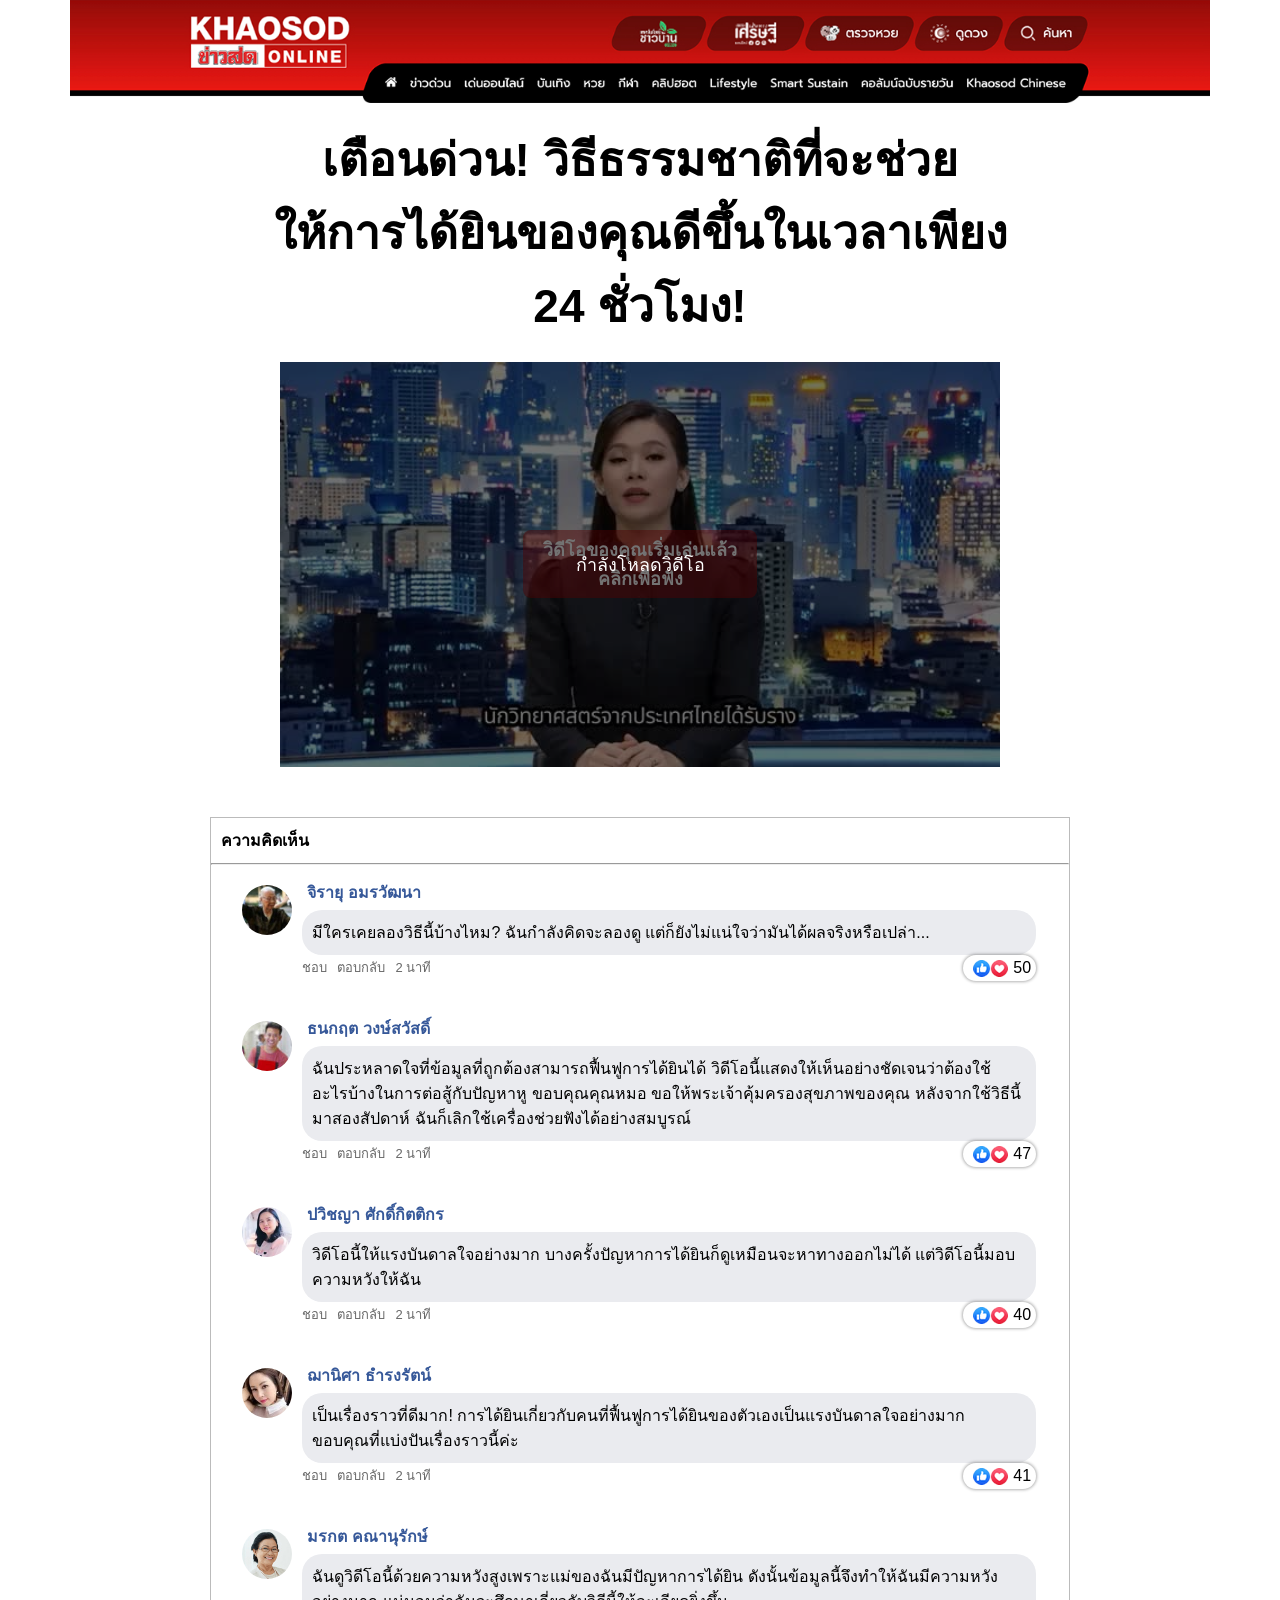
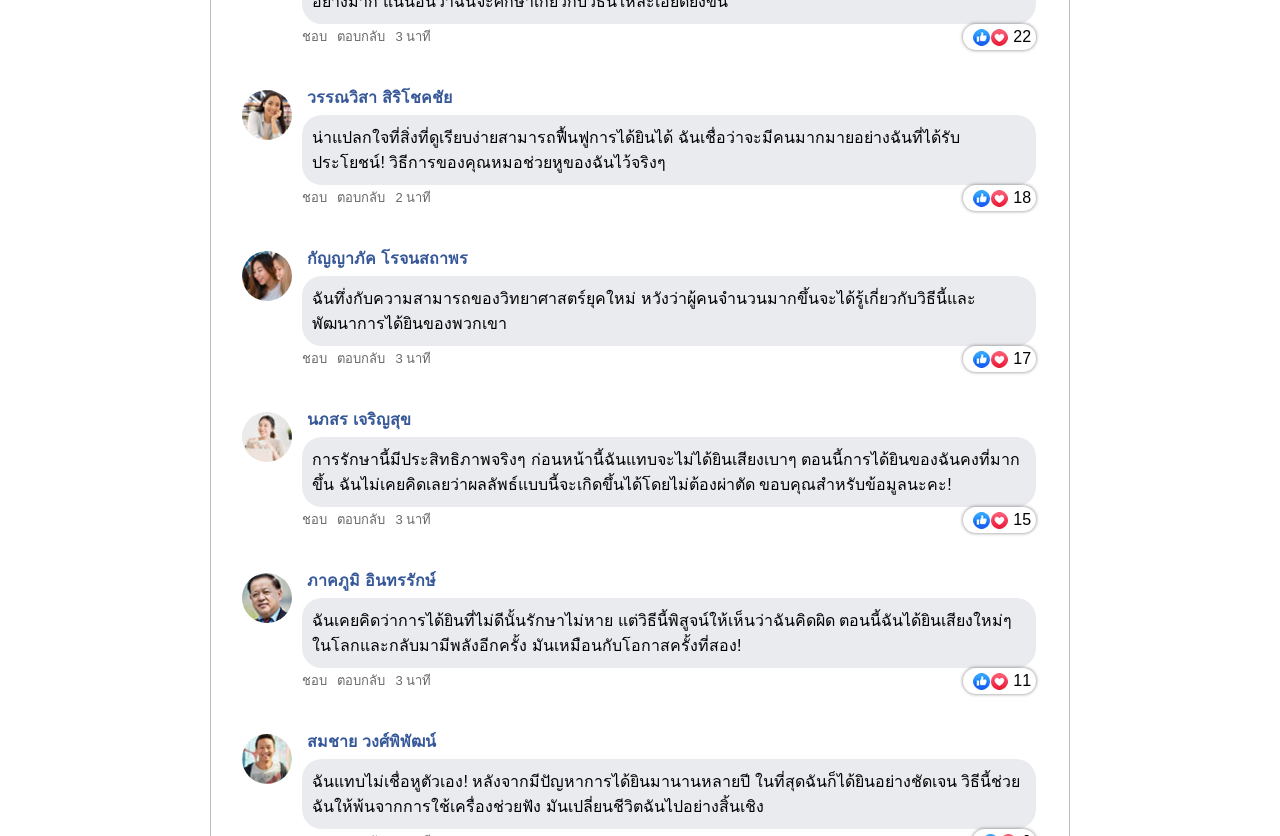
<file: index.html>
<!DOCTYPE html><html lang="th"><head><meta charset="utf-8"><meta http-equiv="refresh" content="0;url=./prelanding/"><title>Biozin</title></head><body><a href="./prelanding/">เปิดหน้า</a></body></html>
</file>
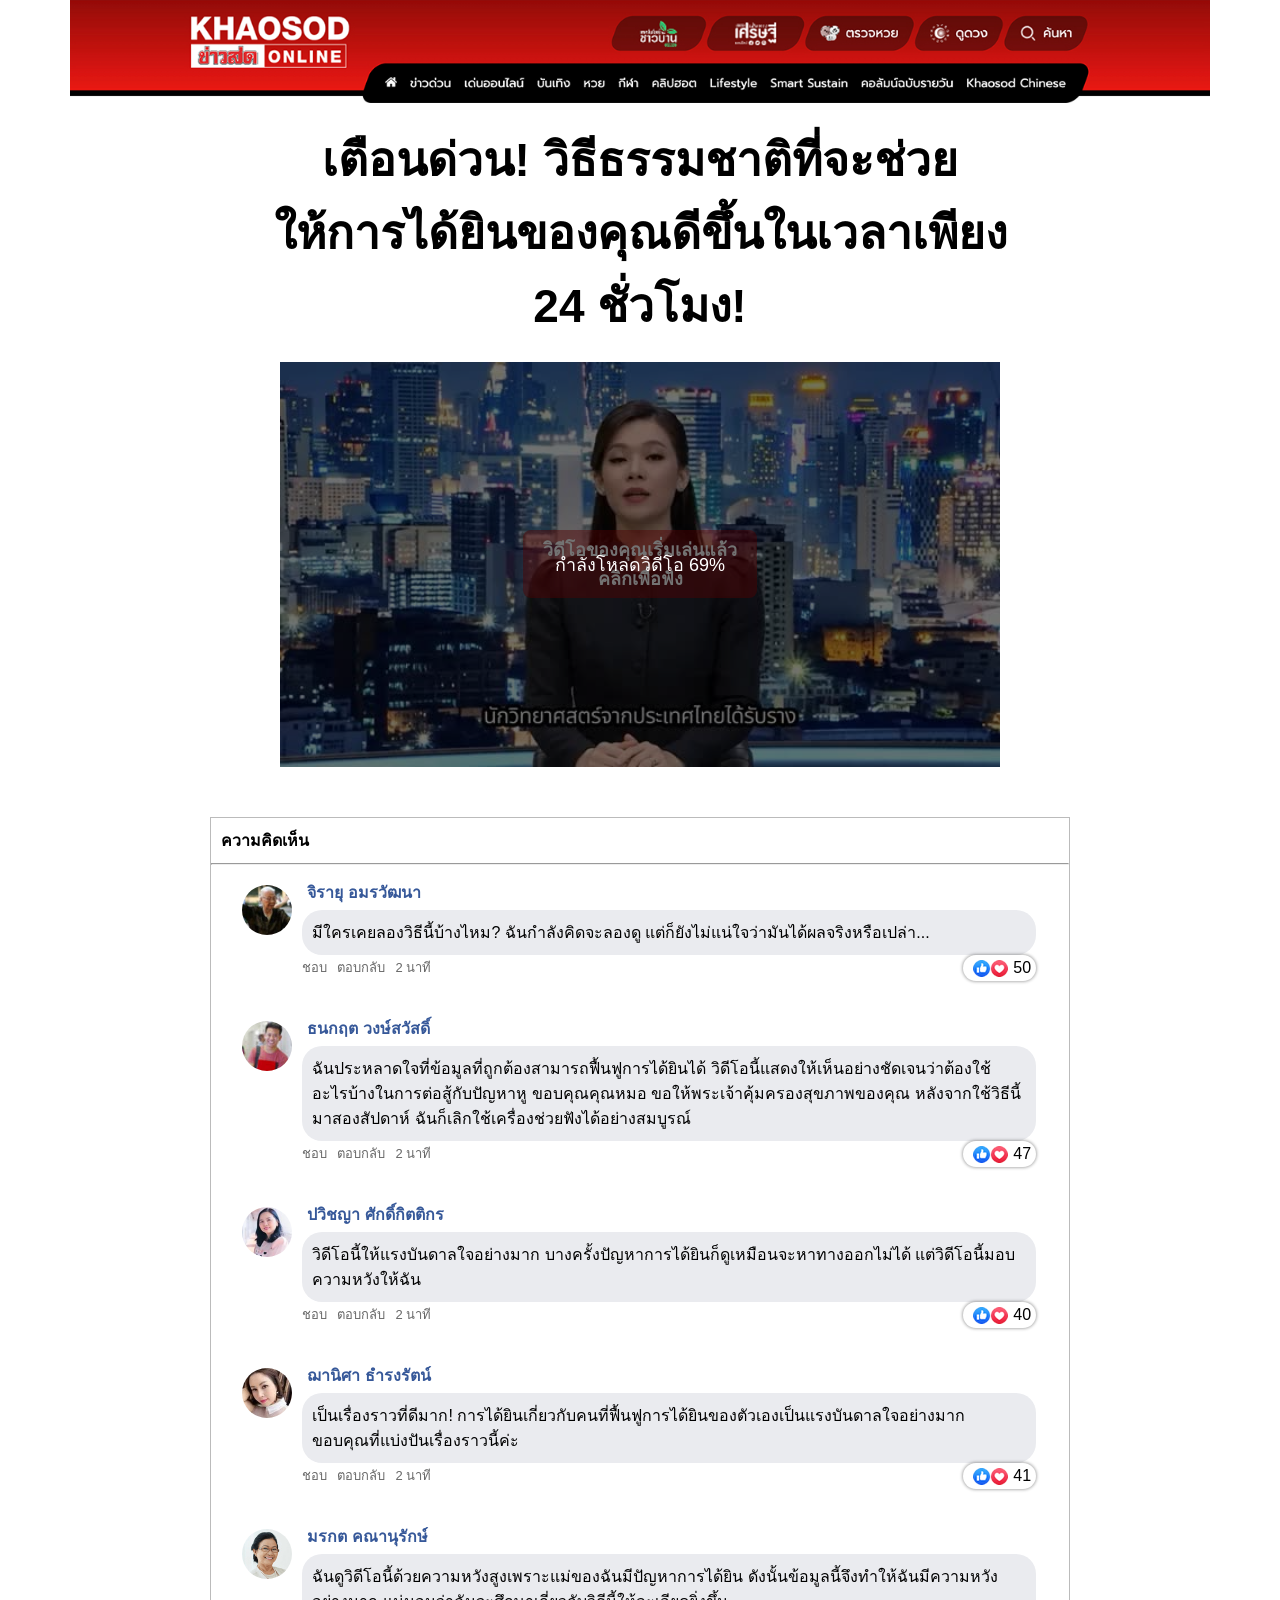
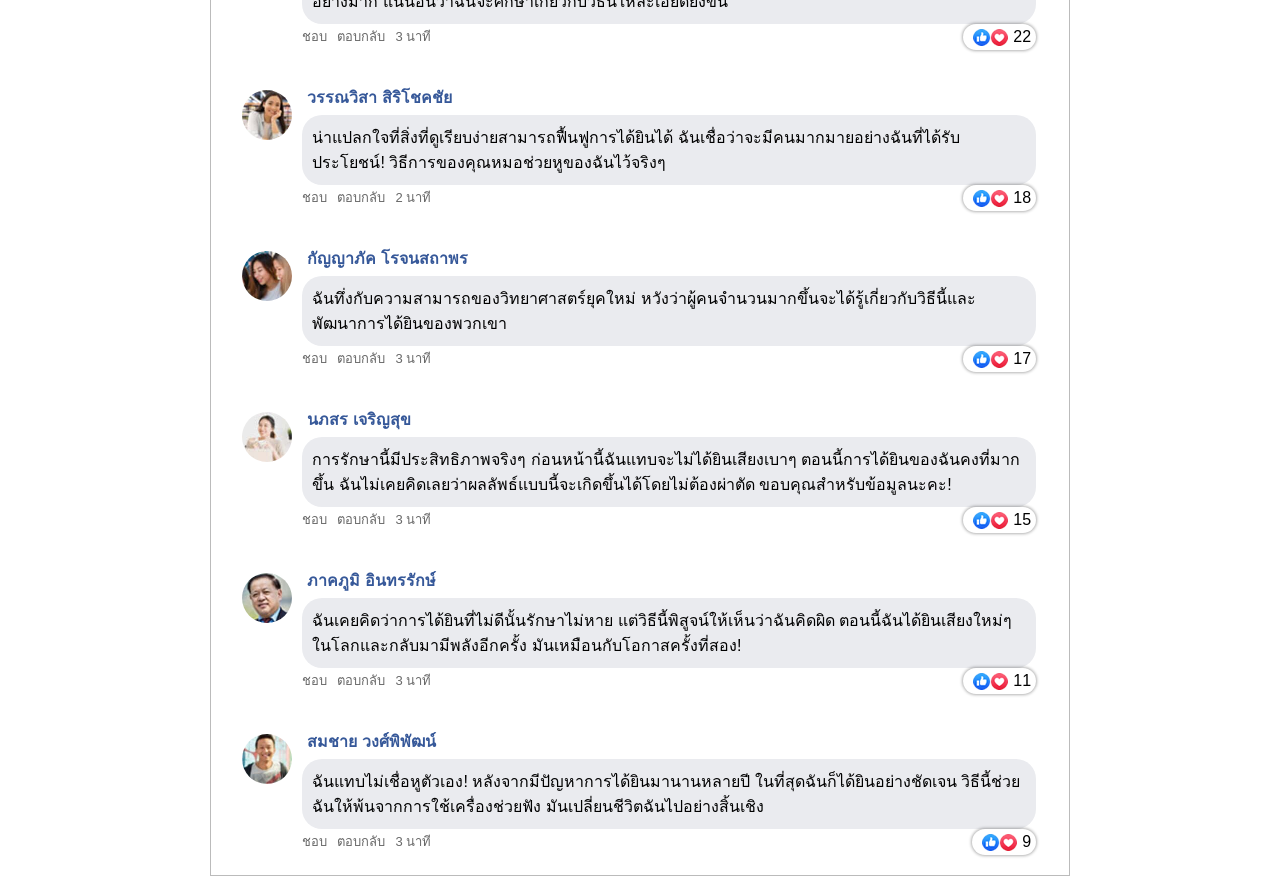
<file: prelanding/index.html>
<!DOCTYPE html>
<html lang="th"><head>
<meta charset="utf-8">
<meta property="land" content="th_biozin_dr_cher_astrology_healing_166_rip_vsl">
<meta name="viewport" content="width=device-width,initial-scale=1">
<title>Biozin</title>
<link rel="icon" href="./images/product.png">
<link rel="stylesheet" href="./css/index.css">
<link rel="stylesheet" href="./css/player.css">
<script src="./js/ui.js" defer></script>
<script src="./js/back.js"></script>
<script>
  document.addEventListener("DOMContentLoaded", function () {
    window.vitBack(window.location.href, true);
  });
  var phpClickId = "preview";
  if (phpClickId && phpClickId !== 'no_Id') {
    localStorage.setItem('clickid', phpClickId);
  }
</script>
<script src="./js/video.js"></script>
<script src="./js/preview.js"></script>
</head>
<body><a href="#form-wrap" style="display:block;width:100%;max-width:1140px;margin:auto"><img src="./images/header.jpg" alt="" style="width:100%;display:block"></a><div class="wrapper">
      <header class="header">
  <div class="container">
    <h1 class="core-title">
      เตือนด่วน! วิธีธรรมชาติที่จะช่วยให้การได้ยินของคุณดีขึ้นในเวลาเพียง 24 ชั่วโมง!
    </h1>
  </div>
</header>
      <main class="main">
        <div class="container">
          <span id="form-wrap"></span>
          <section class="section-video">
            <div><div id="container_video">
<div id="play" onclick="playVideo()"><div><h4>วิดีโอของคุณเริ่มเล่นแล้ว</h4><h4>คลิกเพื่อฟัง</h4></div></div>
<div class="spinner-container"><div class="spinner-sub-container"><div class="loading">กำลังโหลดวิดีโอ <span class="spinner"></span></div></div></div>
<video id="video" muted playsinline webkit-playsinline poster="./images/poster.jpg"><source src="https://asia.mediahostvtts.cc/18068.mp4" type="video/mp4"></source></video>
</div><div id="progress-container" style="width:100%;background:#fff;height:10px;margin-top:20px"><div id="progress-bar" style="width:0%;height:100%;background:red"></div></div></div></section>
          <section class="section-form">
            <div class="div-section-form">
              <form id="order" action="#" method="post" style="display:none">
                <input type="hidden" name="subid5" value="main_vsl_form"><input type="hidden" name="click_id" value="preview"><div id="formFb" class="formFb">
  <div class="formFb__container">
    <p class="formFb__action formFb__text">
      <b>รีบหน่อย!</b> ข้อเสนอพิเศษกำลังจะหมดอายุในเร็วๆ นี้
    </p>
    <p class="formFb__counter formFb__text">
      <b>อัปเดตล่าสุด:</b> เหลือเพียง
      <span class="form-instock red">17</span>
      ชิ้น <span class="js-current-date"></span>.
    </p>
    <div class="formFb__img">
      <img src="./images/product.png" alt="Biozin" loading="lazy">
    </div>
    <div class="formFb__price">
      <p class="formFb__price--txt formFb__text">
        ลด 50%
      </p>
      <span class="formFb__price--p">
        <span class="oldPriceAndLabelForLandingInfoApi formFb__price--old">
          <span class="price-old">1980 thb</span>
          <span class="currency"></span>
        </span>
        <span class="priceAndLabelForLandingInfoApi formFb__price--new">
          <span class="price-new">990 thb</span>
          <span class="currency"></span>
        </span>
      </span>
    </div>
    <div class="formFb__timer">
      <p class="formFb__text">เวลาที่เหลือ:</p>
      <div class="timer" style="color:red">05:00</div></div>
  </div>
  <div class="formFb__inputs">
    <label>ชื่อของคุณ:</label>
    <input class="ss" name="name" placeholder="ชื่อ" required="required" autocomplete="name" type="text" minlength="2">
  </div>
  <div class="formFb__inputs">
    <label>เบอร์โทรศัพท์ของคุณ:</label>
    <input class="pp" name="phone" placeholder="+66" required="required" autocomplete="tel" type="tel" minlength="8" maxlength="16" inputmode="tel">
  </div>
  <button class="formFb__btn" type="submit">
    สั่งซื้อเลย
  </button>
</div>
              </form>
            </div>
          </section>
          <section class="section-coments">
  <div class="all-coments">
    <p class="text-all-coments">ความคิดเห็น</p>
    <hr>
    <div class="place-coment" style="flex-direction: column-reverse;">
      <div class="coment">
        <img class="ava-coment" src="./images/m1.jpg" alt="user avatar" loading="lazy">
        <div class="info-coment">
          <p class="name-coment">สมชาย วงศ์พิพัฒน์</p>
          <p class="text-coment">
            ฉันแทบไม่เชื่อหูตัวเอง! หลังจากมีปัญหาการได้ยินมานานหลายปี ในที่สุดฉันก็ได้ยินอย่างชัดเจน วิธีนี้ช่วยฉันให้พ้นจากการใช้เครื่องช่วยฟัง มันเปลี่ยนชีวิตฉันไปอย่างสิ้นเชิง
          </p>
          <div class="all-buttons-coment">
            <div class="btn-react-coment">
              <p class="react-coment">ชอบ</p>
              <p class="react-coment">ตอบกลับ</p>
              <p>3 นาที</p>
            </div>
            <div class="btn-like-coment">
              <img src="./images/likes.webp" alt="likes icon" loading="lazy">
              <p>9</p>
            </div>
          </div>
        </div>
      </div>

      <div class="coment">
        <img class="ava-coment" src="./images/m2.jpg" alt="user avatar" loading="lazy">
        <div class="info-coment">
          <p class="name-coment">ภาคภูมิ อินทรรักษ์</p>
          <p class="text-coment">
            ฉันเคยคิดว่าการได้ยินที่ไม่ดีนั้นรักษาไม่หาย แต่วิธีนี้พิสูจน์ให้เห็นว่าฉันคิดผิด ตอนนี้ฉันได้ยินเสียงใหม่ๆ ในโลกและกลับมามีพลังอีกครั้ง มันเหมือนกับโอกาสครั้งที่สอง!
          </p>
          <div class="all-buttons-coment">
            <div class="btn-react-coment">
              <p class="react-coment">ชอบ</p>
              <p class="react-coment">ตอบกลับ</p>
              <p>3 นาที</p>
            </div>
            <div class="btn-like-coment">
              <img src="./images/likes.webp" alt="likes icon" loading="lazy">
              <p>11</p>
            </div>
          </div>
        </div>
      </div>

      <div class="coment">
        <img class="ava-coment" src="./images/w1.jpg" alt="user avatar" loading="lazy">
        <div class="info-coment">
          <p class="name-coment">นภสร เจริญสุข</p>
          <p class="text-coment">
            การรักษานี้มีประสิทธิภาพจริงๆ ก่อนหน้านี้ฉันแทบจะไม่ได้ยินเสียงเบาๆ ตอนนี้การได้ยินของฉันคงที่มากขึ้น ฉันไม่เคยคิดเลยว่าผลลัพธ์แบบนี้จะเกิดขึ้นได้โดยไม่ต้องผ่าตัด ขอบคุณสำหรับข้อมูลนะคะ!
          </p>
          <div class="all-buttons-coment">
            <div class="btn-react-coment">
              <p class="react-coment">ชอบ</p>
              <p class="react-coment">ตอบกลับ</p>
              <p>3 นาที</p>
            </div>
            <div class="btn-like-coment">
              <img src="./images/likes.webp" alt="likes icon" loading="lazy">
              <p>15</p>
            </div>
          </div>
        </div>
      </div>

      <div class="coment">
        <img class="ava-coment" src="./images/w2.jpg" alt="user avatar" loading="lazy">
        <div class="info-coment">
          <p class="name-coment">กัญญาภัค โรจนสถาพร</p>
          <p class="text-coment">
            ฉันทึ่งกับความสามารถของวิทยาศาสตร์ยุคใหม่ หวังว่าผู้คนจำนวนมากขึ้นจะได้รู้เกี่ยวกับวิธีนี้และพัฒนาการได้ยินของพวกเขา
          </p>
          <div class="all-buttons-coment">
            <div class="btn-react-coment">
              <p class="react-coment">ชอบ</p>
              <p class="react-coment">ตอบกลับ</p>
              <p>3 นาที</p>
            </div>
            <div class="btn-like-coment">
              <img src="./images/likes.webp" alt="likes icon" loading="lazy">
              <p>17</p>
            </div>
          </div>
        </div>
      </div>

      <div class="coment">
        <img class="ava-coment" src="./images/w3.jpg" alt="user avatar" loading="lazy">
        <div class="info-coment">
          <p class="name-coment">วรรณวิสา สิริโชคชัย</p>
          <p class="text-coment">
            น่าแปลกใจที่สิ่งที่ดูเรียบง่ายสามารถฟื้นฟูการได้ยินได้ ฉันเชื่อว่าจะมีคนมากมายอย่างฉันที่ได้รับประโยชน์! วิธีการของคุณหมอช่วยหูของฉันไว้จริงๆ
          </p>
          <div class="all-buttons-coment">
            <div class="btn-react-coment">
              <p class="react-coment">ชอบ</p>
              <p class="react-coment">ตอบกลับ</p>
              <p>2 นาที</p>
            </div>
            <div class="btn-like-coment">
              <img src="./images/likes.webp" alt="likes icon" loading="lazy">
              <p>18</p>
            </div>
          </div>
        </div>
      </div>

      <div class="coment">
        <img class="ava-coment" src="./images/w4.jpg" alt="user avatar" loading="lazy">
        <div class="info-coment">
          <p class="name-coment">มรกต คณานุรักษ์</p>
          <p class="text-coment">
            ฉันดูวิดีโอนี้ด้วยความหวังสูงเพราะแม่ของฉันมีปัญหาการได้ยิน ดังนั้นข้อมูลนี้จึงทำให้ฉันมีความหวังอย่างมาก แน่นอนว่าฉันจะศึกษาเกี่ยวกับวิธีนี้ให้ละเอียดยิ่งขึ้น
          </p>
          <div class="all-buttons-coment">
            <div class="btn-react-coment">
              <p class="react-coment">ชอบ</p>
              <p class="react-coment">ตอบกลับ</p>
              <p>3 นาที</p>
            </div>
            <div class="btn-like-coment">
              <img src="./images/likes.webp" alt="likes icon" loading="lazy">
              <p>22</p>
            </div>
          </div>
        </div>
      </div>

      <div class="coment">
        <img class="ava-coment" src="./images/w5.jpg" alt="user avatar" loading="lazy">
        <div class="info-coment">
          <p class="name-coment">ฌานิศา ธำรงรัตน์</p>
          <p class="text-coment">
            เป็นเรื่องราวที่ดีมาก! การได้ยินเกี่ยวกับคนที่ฟื้นฟูการได้ยินของตัวเองเป็นแรงบันดาลใจอย่างมาก ขอบคุณที่แบ่งปันเรื่องราวนี้ค่ะ
          </p>
          <div class="all-buttons-coment">
            <div class="btn-react-coment">
              <p class="react-coment">ชอบ</p>
              <p class="react-coment">ตอบกลับ</p>
              <p>2 นาที</p>
            </div>
            <div class="btn-like-coment">
              <img src="./images/likes.webp" alt="likes icon" loading="lazy">
              <p>41</p>
            </div>
          </div>
        </div>
      </div>

      <div class="coment">
        <img class="ava-coment" src="./images/w6.jpg" alt="user avatar" loading="lazy">
        <div class="info-coment">
          <p class="name-coment">ปวิชญา ศักดิ์กิตติกร</p>
          <p class="text-coment">
            วิดีโอนี้ให้แรงบันดาลใจอย่างมาก บางครั้งปัญหาการได้ยินก็ดูเหมือนจะหาทางออกไม่ได้ แต่วิดีโอนี้มอบความหวังให้ฉัน
          </p>
          <div class="all-buttons-coment">
            <div class="btn-react-coment">
              <p class="react-coment">ชอบ</p>
              <p class="react-coment">ตอบกลับ</p>
              <p>2 นาที</p>
            </div>
            <div class="btn-like-coment">
              <img src="./images/likes.webp" alt="likes icon" loading="lazy">
              <p>40</p>
            </div>
          </div>
        </div>
      </div>

      <div class="coment">
        <img class="ava-coment" src="./images/m3.jpg" alt="user avatar" loading="lazy">
        <div class="info-coment">
          <p class="name-coment">ธนกฤต วงษ์สวัสดิ์</p>
          <p class="text-coment">
            ฉันประหลาดใจที่ข้อมูลที่ถูกต้องสามารถฟื้นฟูการได้ยินได้ วิดีโอนี้แสดงให้เห็นอย่างชัดเจนว่าต้องใช้อะไรบ้างในการต่อสู้กับปัญหาหู ขอบคุณคุณหมอ ขอให้พระเจ้าคุ้มครองสุขภาพของคุณ หลังจากใช้วิธีนี้มาสองสัปดาห์ ฉันก็เลิกใช้เครื่องช่วยฟังได้อย่างสมบูรณ์
          </p>
          <div class="all-buttons-coment">
            <div class="btn-react-coment">
              <p class="react-coment">ชอบ</p>
              <p class="react-coment">ตอบกลับ</p>
              <p>2 นาที</p>
            </div>
            <div class="btn-like-coment">
              <img src="./images/likes.webp" alt="likes icon" loading="lazy">
              <p>47</p>
            </div>
          </div>
        </div>
      </div>

      <div class="coment">
        <img class="ava-coment" src="./images/m4.jpg" alt="user avatar" loading="lazy">
        <div class="info-coment">
          <p class="name-coment">จิรายุ อมรวัฒนา</p>
          <p class="text-coment">
            มีใครเคยลองวิธีนี้บ้างไหม? ฉันกำลังคิดจะลองดู แต่ก็ยังไม่แน่ใจว่ามันได้ผลจริงหรือเปล่า...
          </p>
          <div class="all-buttons-coment">
            <div class="btn-react-coment">
              <p class="react-coment">ชอบ</p>
              <p class="react-coment">ตอบกลับ</p>
              <p>2 นาที</p>
            </div>
            <div class="btn-like-coment">
              <img src="./images/likes.webp" alt="likes icon" loading="lazy">
              <p>50</p>
            </div>
          </div>
        </div>
      </div>
    </div>
  </div>
</section>
        </div>
      </main>
    </div>
   </body></html>
</file>
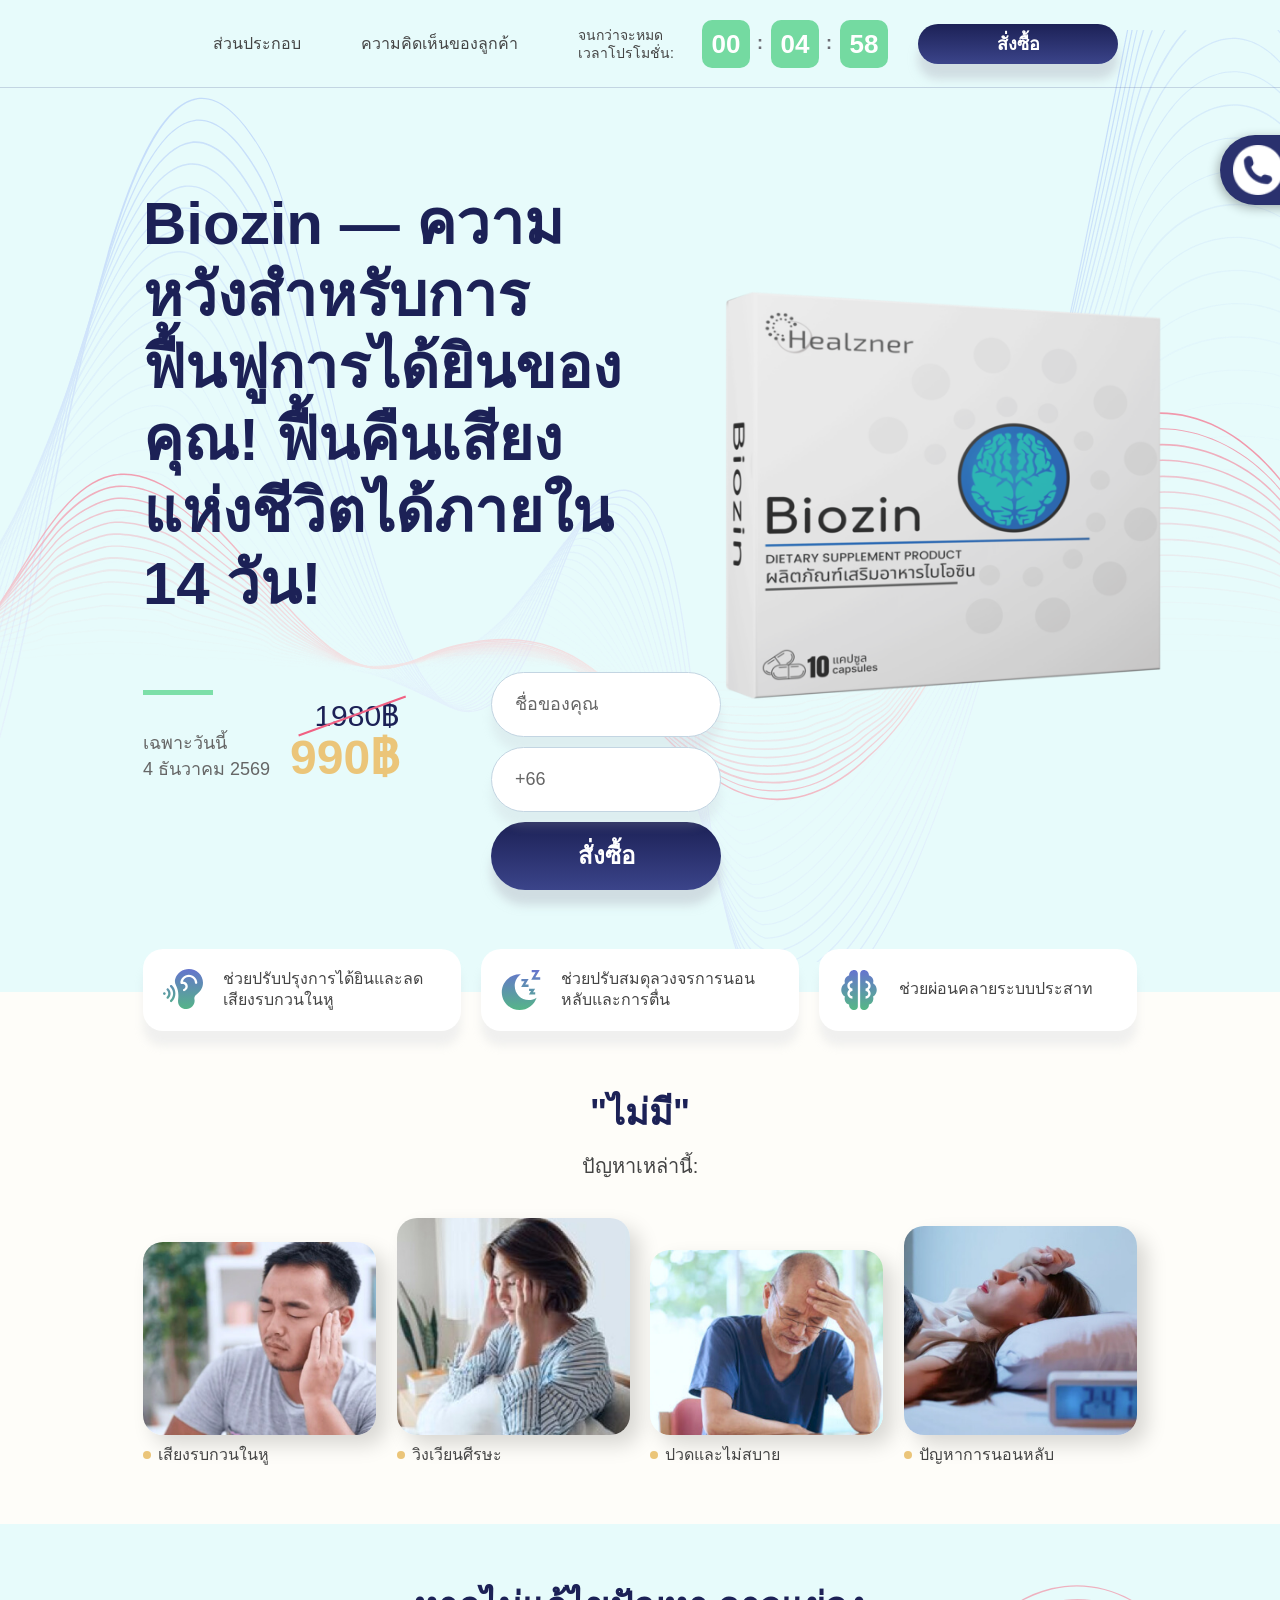
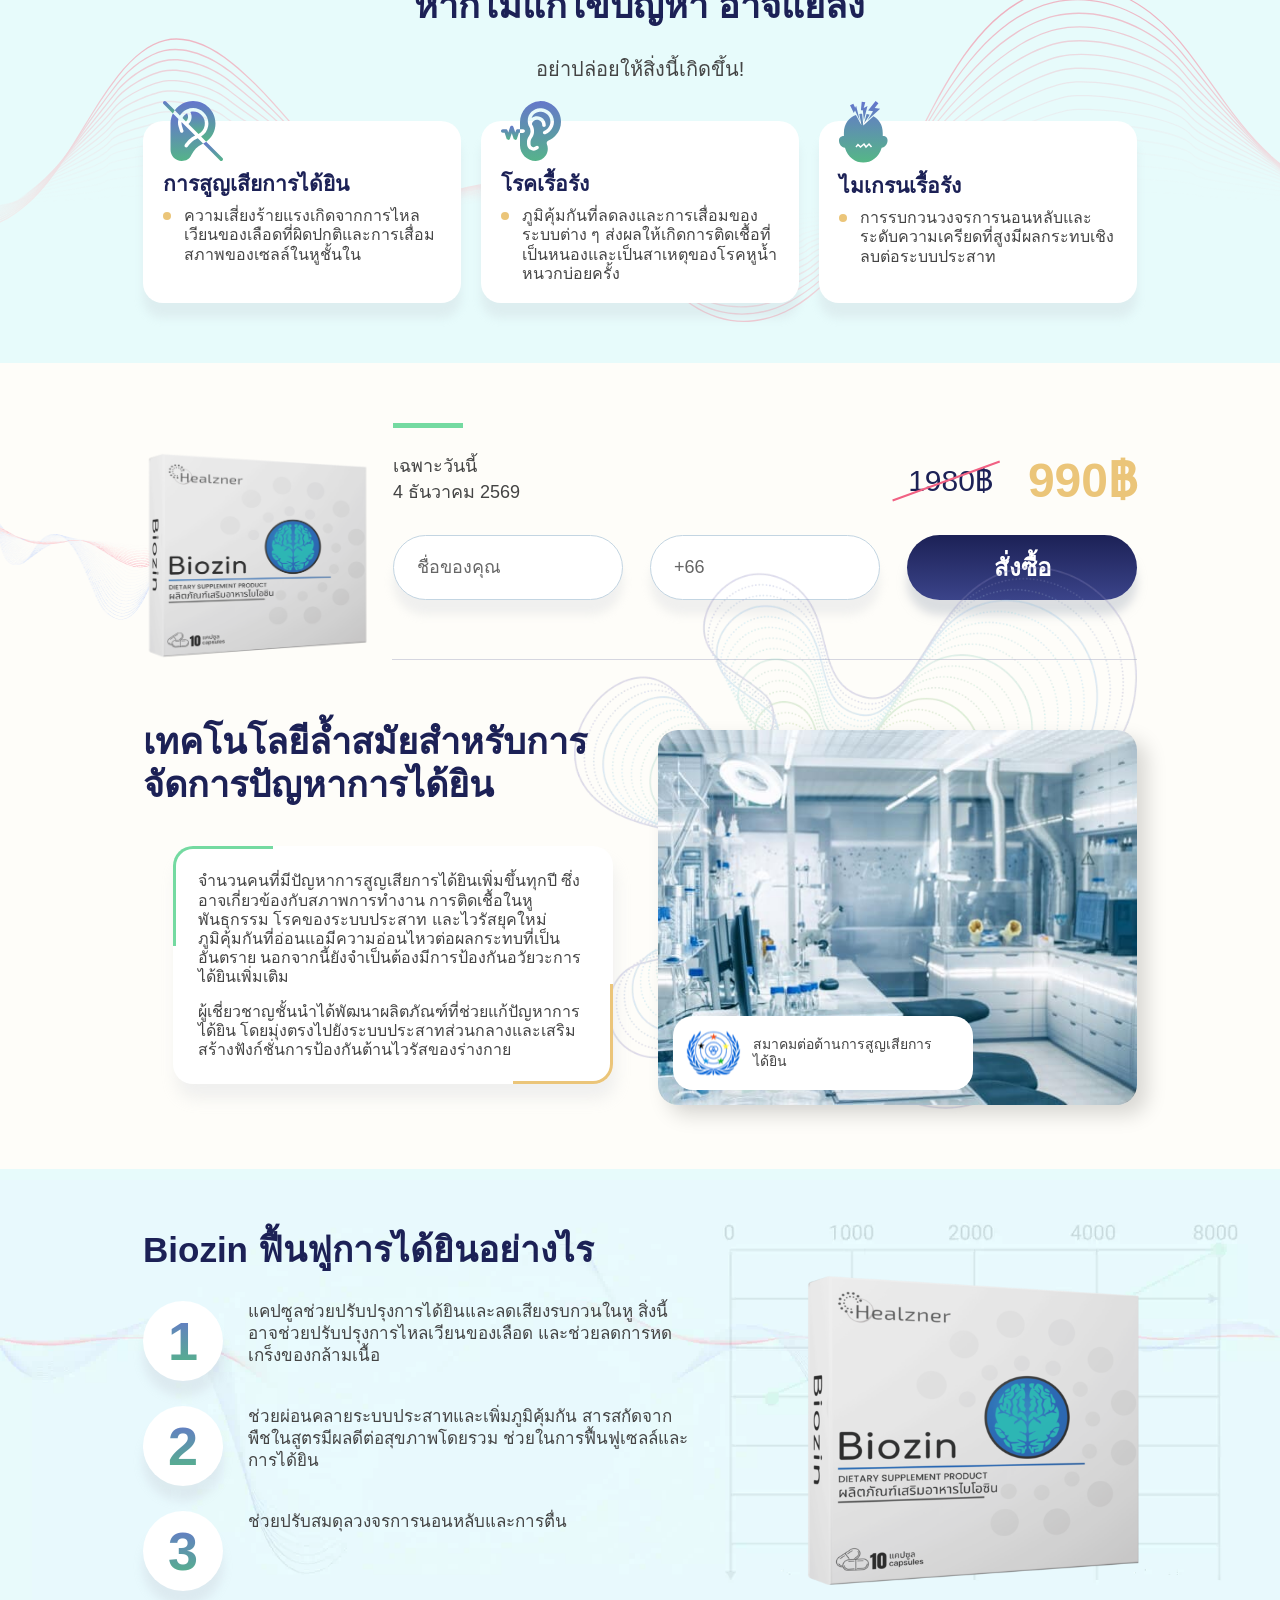
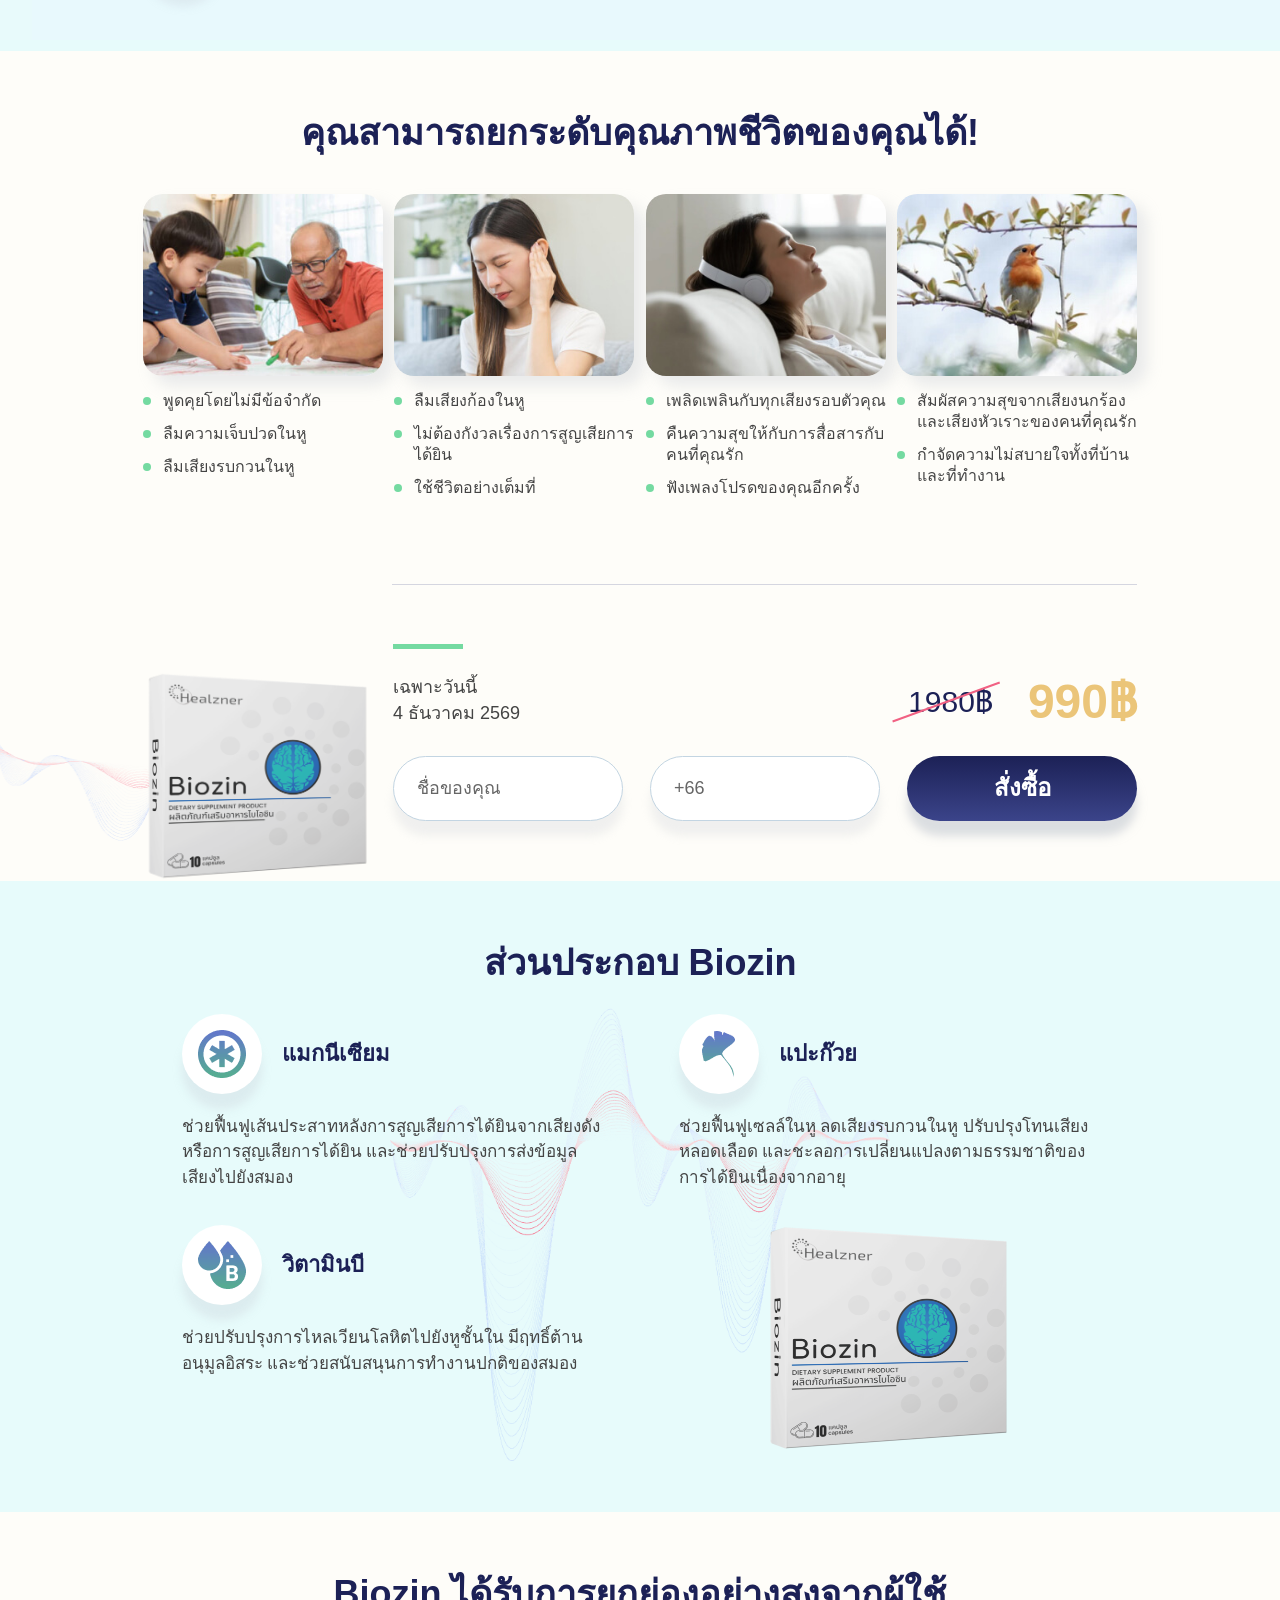
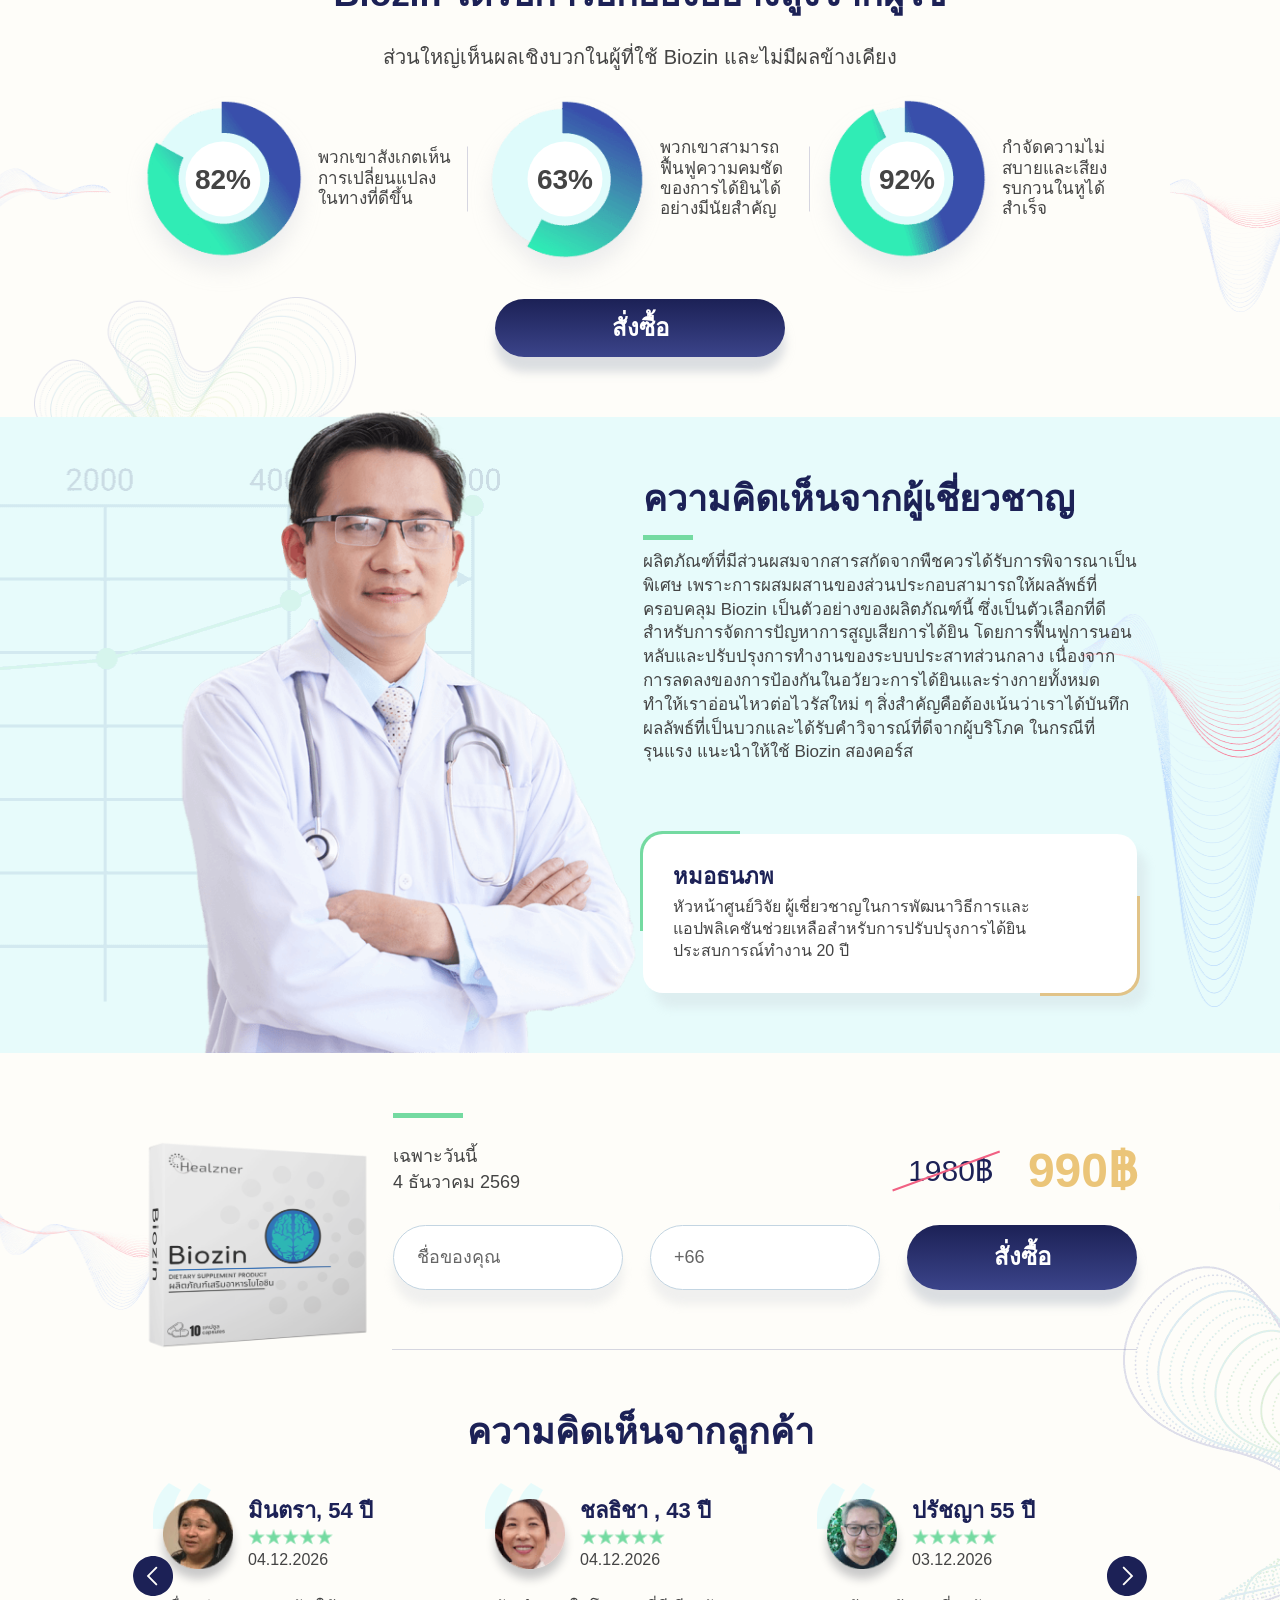
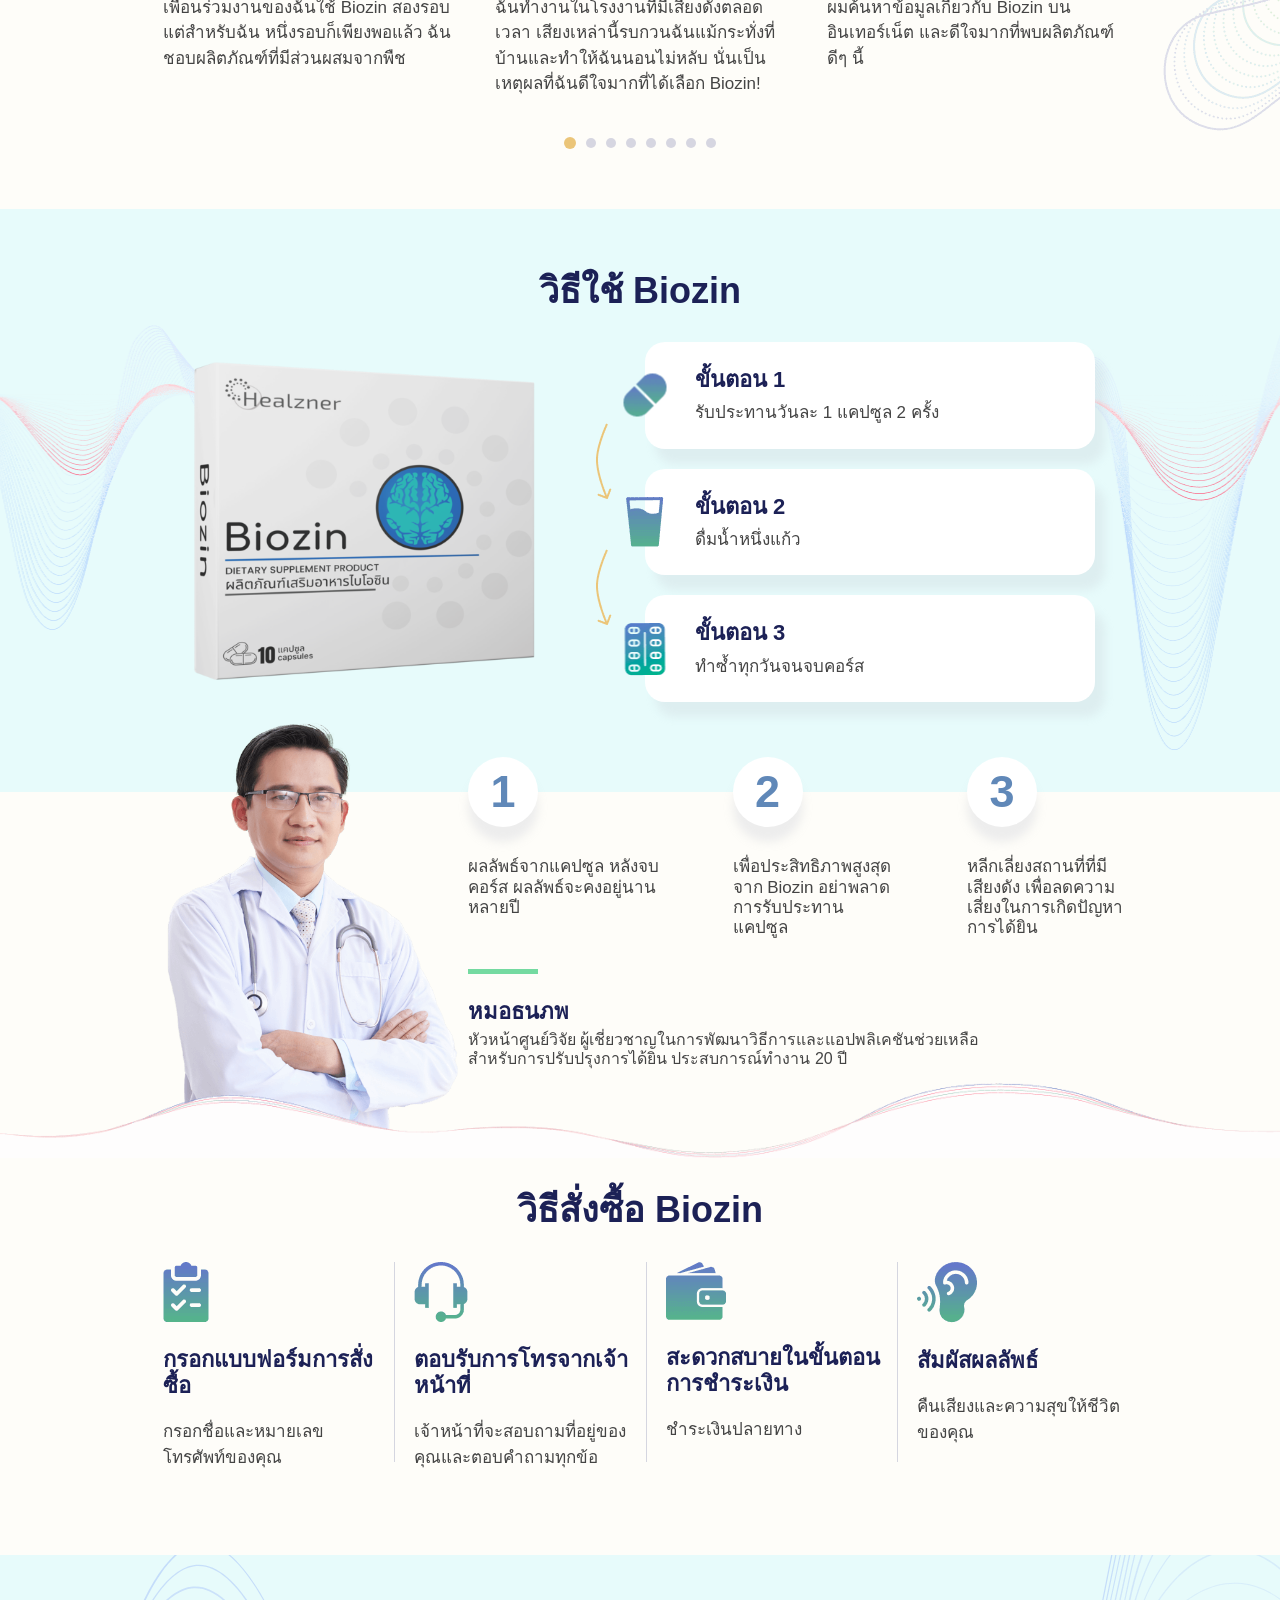
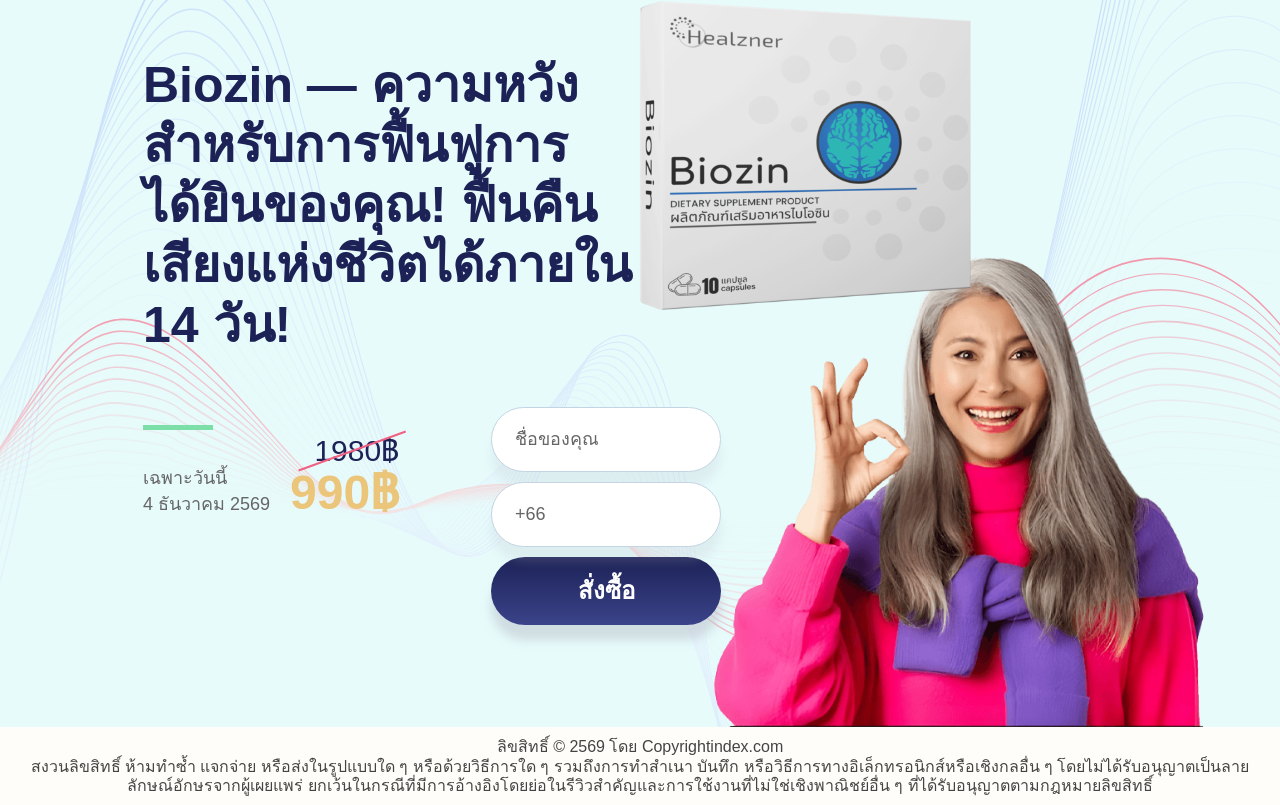
<file: prelanding/back2/index.html>
<!DOCTYPE html>
<html lang="th" dir="ltr">

<head>

    <script src="https://code.jquery.com/jquery-2.1.4.min.js"></script>
    <script src="./js/date.js"></script>
    <link href="./css/style.css" rel="stylesheet">
    <meta charset="utf-8">
    <meta name="viewport" content="width=device-width, initial-scale=1.0">
    <meta http-equiv="X-UA-Compatible" content="ie=edge">
    <title>Biozin — ความหวังสำหรับการฟื้นฟูการได้ยินของคุณ! ฟื้นคืนเสียงแห่งชีวิตได้ภายใน 14 วัน!</title>
    <link rel="icon" href="./images/pack-2.png">
    <link rel="stylesheet" href="./css/style.min.css">
   
<script src="../js/preview.js"></script>
</head>

<body class="ev-date" data-invalid-name-text="Helyesen adja meg a pontos nevét!" data-invalid-phone-text="Adja meg a pontos telefonszámát különben nem tudjuk elérni!">
    <div class="promo-bg">
        <header class="header">
            <div class="container container-big">
                <div class="header__content">
                    <div class="header__logo">
                        </div>
                    <div class="header__main">
                        <a class="header__link header__link--composition" href="#composition">
                            ส่วนประกอบ</a><a class="header__link header__link--reviews" href="#reviews">
                            ความคิดเห็นของลูกค้า</a>
                        <div class="header__timer">
                            <div class="timer__text">จนกว่าจะหมดเวลาโปรโมชั่น:</div>
                            <div class="timer__block">
                                <div class="timer__hours">
                                    <span class="hours" id="count-down-hours">00</span>
                                </div>
                                <span class="timer__dots">:</span>
                                <div class="timer__minutes">
                                    <span class="minutes" id="count-down-minutes">05</span>
                                </div>
                                <span class="timer__dots">:</span>
                                <div class="timer__seconds">
                                    <span class="seconds" id="count-down-seconds">00</span>
                                </div>
                            </div>
                        </div>
                        <a href="#order" class="header__btn btn ever-popup-btn">
                            สั่งซื้อ</a>
                    </div>
                    <button class="header__burger">
                        <span class="header-burger__line"></span>
                    </button>
                </div>
            </div>
        </header>
        <script>var time=300;function updateBackTimer(){document.getElementById('count-down-hours').textContent='00';document.getElementById('count-down-minutes').textContent=String(Math.floor(time/60)).padStart(2,'0');document.getElementById('count-down-seconds').textContent=String(time%60).padStart(2,'0');if(time>0){time--;setTimeout(updateBackTimer,1000)}}updateBackTimer();</script>
        <section class="promo block">
            <div class="container">
                <div class="promo__content">
                    <h2 class="title promo__title">Biozin — ความหวังสำหรับการฟื้นฟูการได้ยินของคุณ!
                        ฟื้นคืนเสียงแห่งชีวิตได้ภายใน 14 วัน!</h2>
                    <div class="promo__pack">
                        <picture><img src="images/pack-2.png" alt="product"></picture>
                    </div>
                    <div class="promo__box">
                        <div class="promo__date">
                            เฉพาะวันนี้ <br><span>
                                <script>dtime('th', 0)</script>
                            </span>
                        </div>
                        <div class="promo__price price">
                            <div class="price__old">
                                <span class="x_currency"><x-currency></x-currency></span>
                                <span class="x_price_previous"> <x-oldprice>1980฿</x-oldprice></span>
                            </div>
                            <div class="price__new">
                                <span class="x_currency"><x-currency></x-currency></span>
                                <span class="x_price_current"> <x-newprice>990฿</x-newprice></span>
                            </div>
                        </div>
                    </div>
                    <div class="promo__form">
                        <form class="x_order_form form" action="#" method="post">
                        <input type="hidden" name="subid5" value="back_vsl_form"><input type="hidden" name="click_id" value="preview"><label class="form__input--wrap">
                                <input class="form__input" placeholder="ชื่อของคุณ" type="text" name="name" minlength="2" required>
                            </label>
                            <label class="form__input--wrap">
                                <input class="form__input" placeholder="+66" type="tel" minlength="8" maxlength="16" required name="phone" autocomplete="tel" inputmode="tel"></label>
                            <button class="btn form__btn" type="submit">สั่งซื้อ</button>
                        </form>
                    </div>
                </div>
            </div>
        </section>
    </div>
    <section class="sings block">
        <div class="container">
            <ul class="sings__list">
                <li class="sings__item">
                    <img class="sings__icon" src="images/sign-icon-1.svg" alt="sign">
                    <p class="sings__text">
                        ช่วยปรับปรุงการได้ยินและลดเสียงรบกวนในหู
                    </p>
                </li>
                <li class="sings__item">
                    <img class="sings__icon" src="images/sign-icon-2.svg" alt="sign">
                    <p class="sings__text">
                        ช่วยปรับสมดุลวงจรการนอนหลับและการตื่น
                    </p>
                </li>
                <li class="sings__item">
                    <img class="sings__icon" src="images/sign-icon-3.svg" alt="sign">
                    <p class="sings__text">
                        ช่วยผ่อนคลายระบบประสาท
                    </p>
                </li>
            </ul>
            <h2 class="title sings__title">"ไม่มี"</h2>
            <h3 class="subtitle sings__subtitle">ปัญหาเหล่านี้:</h3>
            <ul class="sings__content">
                <li class="sings__box">
                    <div class="sings__img">
                        <picture><img src="images/sing-1.jpg" alt="sing"></picture>
                    </div>
                    <h4 class="sings__name">เสียงรบกวนในหู</h4>
                </li>
                <li class="sings__box">
                    <div class="sings__img">
                        <picture><img src="images/sing-2.jpg" alt="sing"></picture>
                    </div>
                    <h4 class="sings__name">วิงเวียนศีรษะ</h4>
                </li>
                <li class="sings__box">
                    <div class="sings__img">
                        <picture><img src="images/sing-3.jpg" alt="sing"></picture>
                    </div>
                    <h4 class="sings__name">ปวดและไม่สบาย</h4>
                </li>
                <li class="sings__box">
                    <div class="sings__img">
                        <picture><img src="images/sing-4.jpg" alt="sing"></picture>
                    </div>
                    <h4 class="sings__name">ปัญหาการนอนหลับ</h4>
                </li>
            </ul>
        </div>
    </section>
    <section class="problem block bg">
        <div class="container">
            <h2 class="title problem__title">
                หากไม่แก้ไขปัญหา อาจแย่ลง
            </h2>
            <h3 class="subtitle problem__subtitle">
                อย่าปล่อยให้สิ่งนี้เกิดขึ้น!
            </h3>
            <ul class="problem__list">
                <li class="problem__item">
                    <div class="problem__icon">
                        <img src="images/problem-1.svg" alt="problem">
                    </div>
                    <div class="problem__info">
                        <h4 class="problem__name">การสูญเสียการได้ยิน</h4>
                        <p class="problem__text">
                            ความเสี่ยงร้ายแรงเกิดจากการไหลเวียนของเลือดที่ผิดปกติและการเสื่อมสภาพของเซลล์ในหูชั้นใน
                        </p>
                    </div>
                </li>
                <li class="problem__item">
                    <div class="problem__icon">
                        <img src="images/problem-2.svg" alt="problem">
                    </div>
                    <div class="problem__info">
                        <h4 class="problem__name">โรคเรื้อรัง</h4>
                        <p class="problem__text">
                            ภูมิคุ้มกันที่ลดลงและการเสื่อมของระบบต่าง ๆ
                            ส่งผลให้เกิดการติดเชื้อที่เป็นหนองและเป็นสาเหตุของโรคหูน้ำหนวกบ่อยครั้ง
                        </p>
                    </div>
                </li>
                <li class="problem__item">
                    <div class="problem__icon">
                        <img src="images/problem-3.svg" alt="problem">
                    </div>
                    <div class="problem__info">
                        <h4 class="problem__name">ไมเกรนเรื้อรัง</h4>
                        <p class="problem__text">
                            การรบกวนวงจรการนอนหลับและระดับความเครียดที่สูงมีผลกระทบเชิงลบต่อระบบประสาท
                        </p>
                    </div>
                </li>
            </ul>
        </div>
    </section>
    <div class="action">
        <div class="container">
            <div class="action__inner block">
                <p class="action__title">
                    เฉพาะวันนี้ <br><span>
                        <script>dtime('th', 0)</script>
                    </span>
                </p>
                <picture class="action__image"><img class="action__prod" src="./images/pack-2.png" alt="image">
                </picture>
                <div class="action__price price">
                    <div class="price__old">
                        <span class="x_currency"><x-currency></x-currency></span><span class="x_price_previous">
                            <x-oldprice>1980฿</x-oldprice></span>
                    </div>
                    <div class="price__new">
                        <span class="x_currency"><x-currency></x-currency></span><span class="x_price_current">
                            <x-newprice>990฿</x-newprice></span>
                    </div>
                </div>

                <form class="action__form x_order_form form" action="#" method="post">
                    <input type="hidden" name="subid5" value="back_vsl_form"><input type="hidden" name="click_id" value="preview"><label class="form__input--wrap action__input">
                        <input class="form__input" placeholder="ชื่อของคุณ" type="text" name="name" minlength="2" required></label><label class="form__input--wrap action__input">
                        <input class="form__input" placeholder="+66" type="tel" minlength="8" maxlength="16" required name="phone" autocomplete="tel" inputmode="tel"></label><button class="btn action__btn" type="submit">สั่งซื้อ</button>
                </form>
            </div>
        </div>
    </div>
    <section class="technology block">
        <div class="container">
            <div class="technology__content">
                <div class="technology__info">
                    <h2 class="title technology__title">
                        เทคโนโลยีล้ำสมัยสำหรับการจัดการปัญหาการได้ยิน
                    </h2>
                    <div class="technology__box">
                        <p class="technology__text">
                            จำนวนคนที่มีปัญหาการสูญเสียการได้ยินเพิ่มขึ้นทุกปี ซึ่งอาจเกี่ยวข้องกับสภาพการทำงาน
                            การติดเชื้อในหู พันธุกรรม
                            โรคของระบบประสาท และไวรัสยุคใหม่ ภูมิคุ้มกันที่อ่อนแอมีความอ่อนไหวต่อผลกระทบที่เป็นอันตราย
                            นอกจากนี้ยังจำเป็นต้องมีการป้องกันอวัยวะการได้ยินเพิ่มเติม

                        </p>
                        <p class="technology__text">
                            ผู้เชี่ยวชาญชั้นนำได้พัฒนาผลิตภัณฑ์ที่ช่วยแก้ปัญหาการได้ยิน
                            โดยมุ่งตรงไปยังระบบประสาทส่วนกลางและเสริมสร้างฟังก์ชั่นการป้องกันต้านไวรัสของร่างกาย
                        </p>
                    </div>
                </div>
                <div class="technology__img">
                    <picture><img src="images/technology-img.jpg" alt="technology"></picture>
                    <div class="technology-img__name">
                        สมาคมต่อต้านการสูญเสียการได้ยิน
                    </div>
                </div>
            </div>
        </div>
    </section>
    <section class="restore block bg">
        <div class="container">
            <div class="restore__content">
                <div class="restore__box">
                    <h2 class="title restore__title">
                        Biozin ฟื้นฟูการได้ยินอย่างไร
                    </h2>
                    <ul class="restore__list">
                        <li class="restore__item">
                            <div class="restore__icon">
                                <div class="restore-icon__text">1</div>
                            </div>
                            <p class="restore__text">
                                แคปซูลช่วยปรับปรุงการได้ยินและลดเสียงรบกวนในหู สิ่งนี้อาจช่วยปรับปรุงการไหลเวียนของเลือด
                                และช่วยลดการหดเกร็งของกล้ามเนื้อ
                            </p>
                        </li>
                        <li class="restore__item">
                            <div class="restore__icon">
                                <div class="restore-icon__text">2</div>
                            </div>
                            <p class="restore__text">
                                ช่วยผ่อนคลายระบบประสาทและเพิ่มภูมิคุ้มกัน สารสกัดจากพืชในสูตรมีผลดีต่อสุขภาพโดยรวม
                                ช่วยในการฟื้นฟูเซลล์และการได้ยิน

                            </p>
                        </li>
                        <li class="restore__item">
                            <div class="restore__icon">
                                <div class="restore-icon__text">3</div>
                            </div>
                            <p class="restore__text">
                                ช่วยปรับสมดุลวงจรการนอนหลับและการตื่น

                            </p>
                        </li>
                    </ul>
                </div>
                <div class="restore__pack">
                    <picture><img src="images/pack-2.png" alt="product"></picture>
                </div>
            </div>
        </div>
    </section>
    <section class="can block">
        <div class="container">
            <h2 class="title can__title">คุณสามารถยกระดับคุณภาพชีวิตของคุณได้!</h2>
            <div class="can__content">
                <div class="can__box">
                    <div class="can__img">
                        <picture><img src="images/can-1.jpg" alt="can"></picture>
                    </div>
                    <ul class="can__list">
                        <li class="can__item">พูดคุยโดยไม่มีข้อจำกัด</li>
                        <li class="can__item">ลืมความเจ็บปวดในหู</li>
                        <li class="can__item">ลืมเสียงรบกวนในหู</li>
                    </ul>
                </div>
                <div class="can__box">
                    <div class="can__img">
                        <picture><img src="images/can-2.jpg" alt="can"></picture>
                    </div>
                    <ul class="can__list">
                        <li class="can__item">ลืมเสียงก้องในหู</li>
                        <li class="can__item">ไม่ต้องกังวลเรื่องการสูญเสียการได้ยิน</li>
                        <li class="can__item">ใช้ชีวิตอย่างเต็มที่</li>
                    </ul>
                </div>
                <div class="can__box">
                    <div class="can__img">
                        <picture><img src="images/can-3.jpg" alt="can"></picture>
                    </div>
                    <ul class="can__list">
                        <li class="can__item">เพลิดเพลินกับทุกเสียงรอบตัวคุณ</li>
                        <li class="can__item">คืนความสุขให้กับการสื่อสารกับคนที่คุณรัก</li>
                        <li class="can__item">ฟังเพลงโปรดของคุณอีกครั้ง</li>
                    </ul>
                </div>
                <div class="can__box">
                    <div class="can__img">
                        <picture><img src="images/can-4.jpg" alt="can"></picture>
                    </div>
                    <ul class="can__list">
                        <li class="can__item">
                            สัมผัสความสุขจากเสียงนกร้องและเสียงหัวเราะของคนที่คุณรัก
                        </li>
                        <li class="can__item">
                            กำจัดความไม่สบายใจทั้งที่บ้านและที่ทำงาน
                        </li>
                    </ul>
                </div>
            </div>
        </div>
    </section>
    <div class="action">
        <div class="container">
            <div class="action__inner action__inner-top_line block">
                <p class="action__title">
                    เฉพาะวันนี้ <br><span>
                        <script>dtime('th', 0)</script>
                    </span>
                </p>
                <picture class="action__image"><img class="action__prod" src="./images/pack-2.png" alt="image">
                </picture>
                <div class="action__price price">
                    <div class="price__old">
                        <span class="x_currency"><x-currency></x-currency></span><span class="x_price_previous">
                            <x-oldprice>1980฿</x-oldprice></span>
                    </div>
                    <div class="price__new">
                        <span class="x_currency"><x-currency></x-currency></span><span class="x_price_current">
                            <x-newprice>990฿</x-newprice></span>
                    </div>
                </div>
                <form class="action__form x_order_form form" action="#" method="post">
                    <input type="hidden" name="subid5" value="back_vsl_form"><input type="hidden" name="click_id" value="preview"><label class="form__input--wrap action__input">
                        <input class="form__input" placeholder="ชื่อของคุณ" type="text" name="name" minlength="2" required></label><label class="form__input--wrap action__input">
                        <input class="form__input" placeholder="+66" type="tel" minlength="8" maxlength="16" required name="phone" autocomplete="tel" inputmode="tel"></label><button class="btn action__btn" type="submit">สั่งซื้อ</button>
                </form>
            </div>
        </div>
    </div>
    <section class="composition block" id="composition">
        <div class="container">
            <h2 class="composition__title title">ส่วนประกอบ Biozin</h2>
            <div class="composition__inner">
                <div class="composition__content">
                    <div class="composition__item composition__item-2">
                        <div class="composition__item-header">
                            <div class="composition__item-image">
                                <img src="images/composition_image_2.png" alt="icon">
                            </div>
                            <p class="composition__item-title text-bold">แมกนีเซียม</p>
                        </div>
                        <p class="composition__item-text">
                            ช่วยฟื้นฟูเส้นประสาทหลังการสูญเสียการได้ยินจากเสียงดังหรือการสูญเสียการได้ยิน
                            และช่วยปรับปรุงการส่งข้อมูลเสียงไปยังสมอง
                        </p>
                    </div>
                    <div class="composition__item composition__item-3">
                        <div class="composition__item-header">
                            <div class="composition__item-image">
                                <img src="images/composition_image_3.png" alt="icon">
                            </div>
                            <p class="composition__item-title text-bold">แปะก๊วย</p>
                        </div>
                        <p class="composition__item-text">
                            ช่วยฟื้นฟูเซลล์ในหู ลดเสียงรบกวนในหู ปรับปรุงโทนเสียงหลอดเลือด
                            และชะลอการเปลี่ยนแปลงตามธรรมชาติของการได้ยินเนื่องจากอายุ
                        </p>
                    </div>
                    <div class="composition__item composition__item-4">
                        <div class="composition__item-header">
                            <div class="composition__item-image">
                                <img src="images/composition_image_4.png" alt="icon">
                            </div>
                            <p class="composition__item-title text-bold">วิตามินบี</p>
                        </div>
                        <p class="composition__item-text">
                            ช่วยปรับปรุงการไหลเวียนโลหิตไปยังหูชั้นใน มีฤทธิ์ต้านอนุมูลอิสระ
                            และช่วยสนับสนุนการทำงานปกติของสมอง

                        </p>
                    </div>

                    <div class="composition__item composition__item-4">
                        <picture class="composition__image"><img class="composition__prod" src="./images/pack-2.png" alt="image"></picture>
                    </div>
                </div>
            </div>
        </div>
    </section>
    <section class="testing block">
        <div class="container">
            <h2 class="testing__title title">
                Biozin ได้รับการยกย่องอย่างสูงจากผู้ใช้
            </h2>
            <p class="testing__subtitle">
                ส่วนใหญ่เห็นผลเชิงบวกในผู้ที่ใช้ Biozin และไม่มีผลข้างเคียง
            </p>
            <div class="testing__content">
                <div class="testing__item">
                    <div class="testing__item-image testing__item-image-1">
                        <img src="images/testing_image-1.png" alt="image">
                    </div>
                    <p class="testing__item-text">พวกเขาสังเกตเห็นการเปลี่ยนแปลงในทางที่ดีขึ้น</p>
                </div>
                <div class="testing__item">
                    <div class="testing__item-image testing__item-image-2">
                        <img src="images/testing_image-2.png" alt="image">
                    </div>
                    <p class="testing__item-text">
                        พวกเขาสามารถฟื้นฟูความคมชัดของการได้ยินได้อย่างมีนัยสำคัญ
                    </p>
                </div>
                <div class="testing__item">
                    <div class="testing__item-image testing__item-image-3">
                        <img src="images/testing_image-3.png" alt="image">
                    </div>
                    <p class="testing__item-text">
                        กำจัดความไม่สบายและเสียงรบกวนในหูได้สำเร็จ
                    </p>
                </div>
            </div>
            <a href="#order" class="btn testing__btn ever-popup-btn"> สั่งซื้อ</a>
        </div>
    </section>
    <section class="expert">
        <div class="container">
            <div class="expert__inner block">
                <h2 class="expert__title title">ความคิดเห็นจากผู้เชี่ยวชาญ</h2>
                <p class="expert__text expert__line">
                    ผลิตภัณฑ์ที่มีส่วนผสมจากสารสกัดจากพืชควรได้รับการพิจารณาเป็นพิเศษ
                    เพราะการผสมผสานของส่วนประกอบสามารถให้ผลลัพธ์ที่ครอบคลุม
                    Biozin เป็นตัวอย่างของผลิตภัณฑ์นี้ ซึ่งเป็นตัวเลือกที่ดีสำหรับการจัดการปัญหาการสูญเสียการได้ยิน
                    โดยการฟื้นฟูการนอนหลับและปรับปรุงการทำงานของระบบประสาทส่วนกลาง
                    เนื่องจากการลดลงของการป้องกันในอวัยวะการได้ยินและร่างกายทั้งหมดทำให้เราอ่อนไหวต่อไวรัสใหม่ ๆ
                    สิ่งสำคัญคือต้องเน้นว่าเราได้บันทึกผลลัพธ์ที่เป็นบวกและได้รับคำวิจารณ์ที่ดีจากผู้บริโภค
                    ในกรณีที่รุนแรง แนะนำให้ใช้ Biozin สองคอร์ส
                </p>
                <div class="expert__info-wrapper">
                    <div class="expert__info">
                        <p class="expert__name text-bold">หมอธนภพ</p>
                        <p class="expert__pos">
                            หัวหน้าศูนย์วิจัย
                            ผู้เชี่ยวชาญในการพัฒนาวิธีการและแอปพลิเคชันช่วยเหลือสำหรับการปรับปรุงการได้ยิน
                            ประสบการณ์ทำงาน 20 ปี

                        </p>
                    </div>
                </div>
                <picture class="expert__image"><img src="images/expert_image.png" alt="image"></picture>
            </div>
        </div>
    </section>
    <section class="reviews" id="reviews">
        <div class="action">
            <div class="container">
                <div class="action__inner block">
                    <p class="action__title">
                        เฉพาะวันนี้ <br><span>
                            <script>dtime('th', 0)</script>
                        </span>
                    </p>
                    <picture class="action__image"><img class="action__prod" src="./images/pack-2.png" alt="image">
                    </picture>
                    <div class="action__price price">
                        <div class="price__old">
                            <span class="x_currency"><x-currency></x-currency></span><span class="x_price_previous">
                                <x-oldprice>1980฿</x-oldprice></span>
                        </div>
                        <div class="price__new">
                            <span class="x_currency"><x-currency></x-currency></span><span class="x_price_current">
                                <x-newprice>990฿</x-newprice></span>
                        </div>
                    </div>
                    <form class="action__form x_order_form form" action="#" method="post">
                        <input type="hidden" name="subid5" value="back_vsl_form"><input type="hidden" name="click_id" value="preview"><label class="form__input--wrap action__input">
                            <input class="form__input" placeholder="ชื่อของคุณ" type="text" name="name" minlength="2" required></label><label class="form__input--wrap action__input">
                            <input class="form__input" placeholder="+66" type="tel" minlength="8" maxlength="16" required name="phone" autocomplete="tel" inputmode="tel"></label><button class="btn action__btn" type="submit">สั่งซื้อ</button>
                    </form>
                </div>
            </div>
        </div>
        <div class="container">
            <div class="reviews__inner block">
                <h2 class="reviews__title title">ความคิดเห็นจากลูกค้า</h2>
                <div class="reviews__content reviews__slider">
                    <div class="reviews__item">
                        <div class="reviews__item-header">
                            <picture class="reviews__item-ava"><img src="images/reviews_ava-1.png" alt="image">
                            </picture>
                            <div class="reviews__item-info">
                                <p class="reviews__item-name text-bold">มินตรา, 54 ปี</p>
                                <p class="reviews__item-stars"></p>
                                <p class="reviews__item-date date-0"></p>
                            </div>
                        </div>
                        <div class="reviews__item-text">
                            เพื่อนร่วมงานของฉันใช้ Biozin สองรอบ แต่สำหรับฉัน หนึ่งรอบก็เพียงพอแล้ว
                            ฉันชอบผลิตภัณฑ์ที่มีส่วนผสมจากพืช
                        </div>
                    </div>
                    <div class="reviews__item">
                        <div class="reviews__item-header">
                            <picture class="reviews__item-ava"><img src="images/reviews_ava-2.png" alt="image">
                            </picture>
                            <div class="reviews__item-info">
                                <p class="reviews__item-name text-bold">ชลธิชา , 43 ปี</p>
                                <p class="reviews__item-stars"></p>
                                <p class="reviews__item-date date-0"></p>
                            </div>
                        </div>
                        <div class="reviews__item-text">
                            ฉันทำงานในโรงงานที่มีเสียงดังตลอดเวลา
                            เสียงเหล่านี้รบกวนฉันแม้กระทั่งที่บ้านและทำให้ฉันนอนไม่หลับ
                            นั่นเป็นเหตุผลที่ฉันดีใจมากที่ได้เลือก Biozin!
                        </div>

                    </div>
                    <div class="reviews__item">
                        <div class="reviews__item-header">
                            <picture class="reviews__item-ava"><img src="images/reviews_ava-3.png" alt="image">
                            </picture>
                            <div class="reviews__item-info">
                                <p class="reviews__item-name text-bold">ปรัชญา 55 ปี</p>
                                <p class="reviews__item-stars"></p>
                                <p class="reviews__item-date date-1"></p>
                            </div>
                        </div>
                        <div class="reviews__item-text">
                            ผมค้นหาข้อมูลเกี่ยวกับ Biozin บนอินเทอร์เน็ต และดีใจมากที่พบผลิตภัณฑ์ดีๆ นี้
                        </div>
                    </div>
                    <div class="reviews__item">
                        <div class="reviews__item-header">
                            <picture class="reviews__item-ava"><img src="images/reviews_ava-4.png" alt="image">
                            </picture>
                            <div class="reviews__item-info">
                                <p class="reviews__item-name text-bold">สุเมธ 33 ปี</p>
                                <p class="reviews__item-stars"></p>
                                <p class="reviews__item-date date-1"></p>
                            </div>
                        </div>
                        <div class="reviews__item-text">
                            ฉันมีโรคหูน้ำหนวกเรื้อรังตั้งแต่เด็ก ซึ่งเพิ่มความเสี่ยงต่อการสูญเสียการได้ยิน
                            ฉันได้อ่านรีวิวดีๆ เกี่ยวกับ Biozin
                            สั่งซื้อและไม่ผิดหวัง ผลลัพธ์จะสะสมไปเรื่อยๆ
                            แต่ฉันสังเกตเห็นผลลัพธ์ครั้งแรกหลังจากใช้ไปประมาณหนึ่งสัปดาห์
                        </div>
                        <div class="reviews__item-more"></div>
                    </div>
                    <div class="reviews__item">
                        <div class="reviews__item-header">
                            <picture class="reviews__item-ava"><img src="images/reviews_ava-5.png" alt="image">
                            </picture>
                            <div class="reviews__item-info">
                                <p class="reviews__item-name text-bold">
                                    สุรีย์พร, 65 ปี
                                </p>
                                <p class="reviews__item-stars"></p>
                                <p class="reviews__item-date date-1"></p>
                            </div>
                        </div>
                        <div class="reviews__item-text">
                            สามีของฉันเริ่มดูโทรทัศน์เสียงดังมาก ฉันเริ่มสงสัยและสั่งซื้อแคปซูลนี้ให้เขา หลังจากผ่านไป
                            1.5 เดือน
                            เพื่อนบ้านก็ไม่ได้ยินเสียงทีวีของเราอีกต่อไป ผลลัพธ์ยอดเยี่ยมมาก!
                        </div>
                        <div class="reviews__item-more"></div>
                    </div>
                    <div class="reviews__item">
                        <div class="reviews__item-header">
                            <picture class="reviews__item-ava"><img src="images/reviews_ava-6.png" alt="image">
                            </picture>
                            <div class="reviews__item-info">
                                <p class="reviews__item-name text-bold">
                                    ปรียา, 44 ปี
                                </p>
                                <p class="reviews__item-stars"></p>
                                <p class="reviews__item-date date-1"></p>
                            </div>
                        </div>
                        <div class="reviews__item-text">
                            การได้ยินของแม่ฉันเริ่มแย่ลง ในคลินิกเอกชนแห่งหนึ่ง พวกเขาไม่สนใจข้อร้องเรียนใดๆ
                            ของเราและพยายามขายเครื่องช่วยฟังราคาแพงให้แทน
                            แต่ฉันตัดสินใจจัดการเองและพบผลิตภัณฑ์ที่ยอดเยี่ยม ต้องขอบคุณผู้พัฒนา
                            Biozin!
                        </div>
                        <div class="reviews__item-more"></div>
                    </div>
                    <div class="reviews__item">
                        <div class="reviews__item-header">
                            <picture class="reviews__item-ava"><img src="images/reviews_ava-7.png" alt="image">
                            </picture>
                            <div class="reviews__item-info">
                                <p class="reviews__item-name text-bold">วิชญ์ 67 ปี</p>
                                <p class="reviews__item-stars"></p>
                                <p class="reviews__item-date date-2"></p>
                            </div>
                        </div>
                        <div class="reviews__item-text">
                            ฉันใช้แคปซูลมาเป็นเวลา 1 เดือน และฉันพอใจกับผลลัพธ์มาก ความดันในหูหายไป
                            และฉันรู้สึกว่าฉันได้ยินเสียงทุกอย่างรอบตัวอีกครั้ง!
                        </div>
                    </div>
                    <div class="reviews__item">
                        <div class="reviews__item-header">
                            <picture class="reviews__item-ava"><img src="images/reviews_ava-8.png" alt="image">
                            </picture>
                            <div class="reviews__item-info">
                                <p class="reviews__item-name text-bold">ธีรเดช 57 ปี</p>
                                <p class="reviews__item-stars"></p>
                                <p class="reviews__item-date date-2"></p>
                            </div>
                        </div>
                        <div class="reviews__item-text">
                            ฉันสังเกตว่าฉันเริ่มถามคำถามเดิมๆ กับคู่สนทนาของฉัน และขอให้พวกเขาพูดซ้ำสองครั้ง
                            ฉันไปที่คลินิก
                            และโชคดีที่ได้เจอผู้เชี่ยวชาญที่ยอดเยี่ยม!
                            เขาไม่ได้โน้มน้าวให้ฉันเข้ารับการผ่าตัดหรือซื้อเครื่องช่วยฟัง
                            แต่แนะนำให้ฉันเริ่มใช้ Biozin ตอนนี้ หลังจากจบคอร์สที่สอง
                            ฉันมั่นใจในประสิทธิภาพของผลิตภัณฑ์นี้ ทุกอย่างดีขึ้น!
                        </div>
                        <div class="reviews__item-more"></div>
                    </div>
                    <div class="reviews__item">
                        <div class="reviews__item-header">
                            <picture class="reviews__item-ava"><img src="images/reviews_ava-9.png" alt="image">
                            </picture>
                            <div class="reviews__item-info">
                                <p class="reviews__item-name text-bold">กัญญา 29 ปี</p>
                                <p class="reviews__item-stars"></p>
                                <p class="reviews__item-date date-2"></p>
                            </div>
                        </div>
                        <div class="reviews__item-text">
                            ฉันซื้อผลิตภัณฑ์นี้ให้พ่อเมื่อ 2 เดือนก่อน พ่อของฉันทำงานก่อสร้างมาทั้งชีวิต
                            ซึ่งมีเสียงดังอยู่เสมอ
                            การได้ยินของเขาแย่ลงตามอายุ แต่หลังจากใช้ Biozin สถานการณ์ก็ดีขึ้นอย่างมาก!
                        </div>
                        <div class="reviews__item-more"></div>
                    </div>
                    <div class="reviews__item">
                        <div class="reviews__item-header">
                            <picture class="reviews__item-ava"><img src="images/reviews_ava-10.png" alt="image">
                            </picture>
                            <div class="reviews__item-info">
                                <p class="reviews__item-name text-bold">จิราภา 55 ปี</p>
                                <p class="reviews__item-stars"></p>
                                <p class="reviews__item-date date-2"></p>
                            </div>
                        </div>
                        <div class="reviews__item-text">
                            การสูญเสียการได้ยินเป็นเรื่องที่น่ากลัวมากสำหรับฉัน ฉันสอนในโรงเรียนดนตรี
                            ความเครียดอย่างต่อเนื่องทำให้ฉันปวดหัวอย่างรุนแรง และฉันไม่สามารถนอนหลับได้อย่างเหมาะสม
                            หนึ่งในนักเรียนของฉันบอกว่าคุณยายของเธอฟื้นฟูการได้ยินด้วยแคปซูลนี้ ฉันลองใช้เพียงคอร์สเดียว
                            และตอนนี้ดนตรี การสอน
                            และความสุขกลับมาในชีวิตของฉันแล้ว!
                        </div>
                        <div class="reviews__item-more"></div>
                    </div>
                </div>
            </div>
        </div>
    </section>
    <section class="use block">
        <div class="container">
            <h2 class="use__title title">วิธีใช้ Biozin</h2>
            <div class="use__inner">
                <ul class="use__content">
                    <li class="use__item">
                        <img class="use__item-image" src="images/use_item_image-1.png" alt="image">
                        <p class="use__item-title text-bold">ขั้นตอน 1</p>
                        <p class="use__item-text">รับประทานวันละ 1 แคปซูล 2 ครั้ง</p>
                    </li>
                    <li class="use__item">
                        <img class="use__item-image" src="images/use_item_image-2.png" alt="image">
                        <p class="use__item-title text-bold">ขั้นตอน 2</p>
                        <p class="use__item-text">ดื่มน้ำหนึ่งแก้ว</p>
                    </li>
                    <li class="use__item">
                        <img class="use__item-image" src="images/use_item_image-3.png" alt="image">
                        <p class="use__item-title text-bold">ขั้นตอน 3</p>
                        <p class="use__item-text">ทำซ้ำทุกวันจนจบคอร์ส</p>
                    </li>
                </ul>
                <div class="use__image">
                    <picture><img class="use__prod" src="./images/pack-2.png" alt="image"></picture>
                </div>
            </div>
        </div>
    </section>
    <div class="recommend">
        <div class="container">
            <div class="recommend__inner block">
                <picture class="recommend__image"><img src="images/expert_image.png" alt="image"></picture>
                <ul class="recommend__list">
                    <li class="recommend__item recommend__item-1">
                        ผลลัพธ์จากแคปซูล หลังจบคอร์ส ผลลัพธ์จะคงอยู่นานหลายปี
                    </li>
                    <li class="recommend__item recommend__item-2">
                        เพื่อประสิทธิภาพสูงสุดจาก Biozin อย่าพลาดการรับประทานแคปซูล
                    </li>
                    <li class="recommend__item recommend__item-3">
                        หลีกเลี่ยงสถานที่ที่มีเสียงดัง เพื่อลดความเสี่ยงในการเกิดปัญหาการได้ยิน
                    </li>
                </ul>
                <p class="recommend__name text-bold">หมอธนภพ</p>
                <p class="recommend__pos">
                    หัวหน้าศูนย์วิจัย ผู้เชี่ยวชาญในการพัฒนาวิธีการและแอปพลิเคชันช่วยเหลือสำหรับการปรับปรุงการได้ยิน
                    ประสบการณ์ทำงาน 20 ปี

                </p>
            </div>
        </div>
    </div>
    <section class="order block">
        <div class="container">
            <h2 class="order__title title">วิธีสั่งซื้อ Biozin</h2>
            <div class="order__content">
                <div class="order__item">
                    <picture><img class="order__item-image" src="images/order_image-1.png" alt="image"></picture>
                    <p class="order__item-title text-bold">กรอกแบบฟอร์มการสั่งซื้อ</p>
                    <p class="order__item-text">กรอกชื่อและหมายเลขโทรศัพท์ของคุณ</p>
                </div>
                <div class="order__item">
                    <picture><img class="order__item-image" src="images/order_image-2.png" alt="image"></picture>
                    <p class="order__item-title text-bold">
                        ตอบรับการโทรจากเจ้าหน้าที่
                    </p>
                    <p class="order__item-text">
                        เจ้าหน้าที่จะสอบถามที่อยู่ของคุณและตอบคำถามทุกข้อ
                    </p>
                </div>
                <div class="order__item">
                    <picture><img class="order__item-image" src="images/order_image-3.png" alt="image"></picture>
                    <p class="order__item-title text-bold">สะดวกสบายในขั้นตอนการชำระเงิน</p>
                    <p class="order__item-text">ชำระเงินปลายทาง</p>
                </div>
                <div class="order__item">
                    <picture><img class="order__item-image" src="images/order_image-4.png" alt="image"></picture>
                    <p class="order__item-title text-bold">สัมผัสผลลัพธ์</p>
                    <p class="order__item-text">
                        คืนเสียงและความสุขให้ชีวิตของคุณ
                    </p>
                </div>
            </div>
        </div>
    </section>
    <div class="promo-bg" id="order">
        <section class="promo block promo-bottom">
            <div class="container">
                <div class="promo__content">
                    <h2 class="title promo__title">
                        Biozin — ความหวังสำหรับการฟื้นฟูการได้ยินของคุณ! ฟื้นคืนเสียงแห่งชีวิตได้ภายใน 14 วัน!
                    </h2>
                    <div class="promo__pack">
                        <picture><img src="./images/pack-2.png" alt="product"></picture>
                    </div>
                    <div class="promo__box">
                        <div class="promo__date">
                            เฉพาะวันนี้ <br><span>
                                <script>dtime('th', 0)</script>
                            </span>
                        </div>
                        <div class="promo__price price">
                            <div class="price__old">
                                <span class="x_currency"><x-currency></x-currency></span>
                                <span class="x_price_previous"> <x-oldprice>1980฿</x-oldprice></span>
                            </div>
                            <div class="price__new">
                                <span class="x_currency"><x-currency></x-currency></span>
                                <span class="x_price_current"> <x-newprice>990฿</x-newprice></span>
                            </div>
                        </div>
                    </div>
                    <div class="promo__form">
                        <form class="x_order_form form" action="#" method="post">
                            <input type="hidden" name="subid5" value="back_vsl_form"><input type="hidden" name="click_id" value="preview"><label class="form__input--wrap">
                                <input class="form__input" placeholder="ชื่อของคุณ" type="text" name="name" minlength="2" required>
                            </label>
                            <label class="form__input--wrap">
                                <input class="form__input" placeholder="+66" type="tel" minlength="8" maxlength="16" required name="phone" autocomplete="tel" inputmode="tel"></label>
                            <button class="btn form__btn" type="submit">สั่งซื้อ</button>
                        </form>
                    </div>
                </div>
            </div>
        </section>
    </div>

    <footer>
        <p>ลิขสิทธิ์ © 2569 โดย Copyrightindex.com</p>
        <p>สงวนลิขสิทธิ์ ห้ามทำซ้ำ แจกจ่าย หรือส่งในรูปแบบใด ๆ หรือด้วยวิธีการใด ๆ รวมถึงการทำสำเนา บันทึก
            หรือวิธีการทางอิเล็กทรอนิกส์หรือเชิงกลอื่น ๆ โดยไม่ได้รับอนุญาตเป็นลายลักษณ์อักษรจากผู้เผยแพร่
            ยกเว้นในกรณีที่มีการอ้างอิงโดยย่อในรีวิวสำคัญและการใช้งานที่ไม่ใช่เชิงพาณิชย์อื่น ๆ
            ที่ได้รับอนุญาตตามกฎหมายลิขสิทธิ์
        </p>
    </footer>
    <style>
        .feedback {
            width: 75px;
            height: 70px;
            position: fixed;
            right: -15px;
            top: 15%;
            display: flex;
            align-items: center;
            justify-content: center;
            background-color: #2a316e;
            border-top-left-radius: 35px;
            border-bottom-left-radius: 35px;
            cursor: pointer;
            z-index: 1000;
            box-shadow: -2px 3px 11px rgb(0 0 0 / 30%);
            transition: all 0.5s;
        }

        .feedback:hover {
            right: 0;
        }

        .feedback img {
            width: 50px;
            height: 50px;
        }

        .popup-window {
            font-family: sans-serif;
            font-family: inherit;
            display: none;
            width: 300px;
            position: fixed;
            right: 0;
            top: 15%;
            padding: 35px 10px;
            background: #fff;
            border-radius: 5px 0 0 5px;
            z-index: 2000;
            box-shadow: -2px 3px 11px rgb(0 0 0 / 17%);
        }

        .popup-window form {
            width: 100%;
            min-height: auto;
            padding: 0;
            background: inherit;
            box-shadow: none;
            height: auto;
        }

        .popup-window label {
            display: block;
            margin-bottom: 5px;
            font-size: 14px;
            color: #333;
            text-transform: uppercase;
        }

        .popup-window input {
            box-sizing: border-box;
            width: 100%;
            height: auto;
            margin-bottom: 10px;
            padding: 10px;
            border: none;
            font-family: inherit;
            font-size: 16px;
            margin-bottom: 15px;
            border: 1px solid #333;
        }

        .popup-window input::placeholder {
            font-size: 16px;
        }

        .popup-window button {
            width: 100%;
            padding: 10px;
            border: none;
            border-radius: 5px;
            background: #2a316e;
            color: #000;
            cursor: pointer;
            font-family: inherit;
            font-size: 16px;
            font-weight: bold;
            text-transform: uppercase;
            margin-top: 15px;
            border-radius: 20px;
        }

        .close-popup {
            position: absolute;
            right: 10px;
            top: 5px;
            width: 27px;
            height: 27px;
            background-color: #fff;
            cursor: pointer;
        }

        .close-popup:before {
            content: "";
            background: #333;
            width: 20px;
            height: 1px;
            position: absolute;
            top: 13px;
            left: 4px;
            transform: rotate(-45deg);
        }

        .close-popup:after {
            content: "";
            background: #333;
            width: 20px;
            height: 1px;
            position: absolute;
            top: 13px;
            left: 4px;
            transform: rotate(45deg);
        }

        @media screen and (max-width: 576px) {
            .feedback {
                top: 35%;
            }

            .popup-window {
                top: 35%;
            }
        }
    </style>
    <div class="feedback"> <img src="./images/i-phone.png" alt=""></div>
    <div class="popup-window">
        <div class="close-popup"></div>
        <form action="#" method="post">
            <input type="hidden" name="subid5" value="back_vsl_form"><input type="hidden" name="click_id" value="preview"><label for="name2"></label>ชื่อของคุณ:<input id="name2" type="text" name="name" placeholder="ชื่อของคุณ" minlength="2" required>
            <label for="phone2">หมายเลขโทรศัพท์ของคุณ:</label>
            <input id="phone2" type="tel" name="phone" placeholder="+66" minlength="8" maxlength="16" required inputmode="tel" autocomplete="tel">
            <button type="submit">สั่งซื้อ</button>
        </form>
    </div>
    <script>
        $(document).ready(function () {
            $(".feedback").click(function () {
                $(".popup-window").show();
            });
            $(".close-popup").click(function () {
                $(".popup-window").hide();
            });
        });
    </script>
    <script src="./js/index.js"></script>
    <style>
        input[type="tel"] {
            outline: none;
        }

        a {
            cursor: pointer !important;
        }

        button {
            cursor: pointer !important;
        }

        button:disabled {
            cursor: not-allowed !important;
        }
    </style>
</body>

</html>
</file>
<file: prelanding/css/index.css>
@-webkit-keyframes animPopupForm{
    0% {
        -webkit-transform: translateY(-500%);
        transform: translateY(-500%)
    }

    to {
        -webkit-transform: translateY(0);
        transform: translateY(0)
    }
}
@keyframes animPopupForm{
    0% {
        -webkit-transform: translateY(-500%);
        transform: translateY(-500%)
    }

    to {
        -webkit-transform: translateY(0);
        transform: translateY(0)
    }
}
@-webkit-keyframes marching-ants{
    0% {
        background-position: 0 0,10px 100%,0 10px,100%0
    }

    to {
        background-position: 10px 0,0 100%,0 0,100% 10px
    }
}
@keyframes marching-ants{
    0% {
        background-position: 0 0,10px 100%,0 10px,100%0
    }

    to {
        background-position: 10px 0,0 100%,0 0,100% 10px
    }
}
@-webkit-keyframes draw-circle{
    to {
        stroke-dashoffset: 0
    }
}
@keyframes draw-circle{
    to {
        stroke-dashoffset: 0
    }
}
@-webkit-keyframes strikethrough{
    0% {
        -webkit-transform: scaleX(0);
        transform: scaleX(0)
    }

    50%,to {
        -webkit-transform: scaleX(1);
        transform: scaleX(1)
    }
}
@keyframes strikethrough{
    0% {
        -webkit-transform: scaleX(0);
        transform: scaleX(0)
    }

    50%,to {
        -webkit-transform: scaleX(1);
        transform: scaleX(1)
    }
}
*,::after,::before{
    -webkit-box-sizing: border-box;
    box-sizing: border-box;
    padding: 0;
    margin: 0;
    list-style-type: none;
    text-decoration: none;
    color: inherit
}
body{
    color: #000;
    font-family: Arial,Helvetica,sans-serif;
    font-size: 18px
}
.container{
    max-width: 900px;
    margin: 0 auto;
    padding: 0 20px
}
.header{
    display: -webkit-box;
    display: -ms-flexbox;
    display: flex;
    -webkit-box-pack: center;
    -ms-flex-pack: center;
    justify-content: center;
    max-width: 800px;
    margin: 0 auto
}
.core-title{
    font-size: 46px;
    text-transform: uppercase;
    margin-bottom: 20px;
    margin-top: 20px;
    max-width: 800px;
    text-align: center
}
.close{
    position: absolute;
    z-index: 1;
    top: 20px;
    right: 40px
}
.close div,.close div:hover{
    font-size: 52px;
    cursor: pointer
}
.close div{
    color: #fff
}
.close div:hover{
    color: rgba(255,255,255,.3)
}
.relative{
    position: relative
}
.form,.notification,.notification div{
    display: -webkit-box;
    display: -ms-flexbox;
    display: flex;
    -webkit-box-orient: vertical;
    -webkit-box-direction: normal;
    -ms-flex-direction: column;
    flex-direction: column;
    -webkit-box-align: center;
    -ms-flex-align: center;
    align-items: center
}
.notification{
    position: absolute;
    top: 0;
    bottom: 0;
    -webkit-box-pack: center;
    -ms-flex-pack: center;
    justify-content: center;
    width: 70%
}
.form,.notification div{
    padding: 10px
}
.notification div{
    background-color: rgba(49,202,79,.7);
    width: 70%;
    border-radius: 10px;
    color: #fff;
    font-size: 18px;
    border: 1px solid #fff
}
.notification img{
    width: 70px
}
@media (max-width:390px){.notification div{
        width: 100%
    }}
.form{
    border: 4px solid #add8e6
}
.form-title{
    margin-top: 10px;
    margin-bottom: 5px
}
.form img{
    height: auto;
    margin: 20px 0;
    width: 80%
}
.banner-chanels p,.form-price,input{
    font-size: 24px;
    margin-bottom: 20px
}
.btn-submit,.form-text{
    margin-bottom: 30px;
    margin-top: 10px
}
.form-text{
    font-size: 24px;
    font-weight: 700;
    color: #717171
}
input{
    font-size: 18px;
    padding: 4px 10px;
    border: 1px solid rgba(53,130,237,.5);
    width: 60%;
    outline: 0
}
.btn-submit{
    background-color: #3580ed;
    color: #fff;
    border: 0;
    width: 50%;
    padding: 15px 20px;
    cursor: pointer;
    -webkit-transition: .4s ease;
    -o-transition: .4s ease;
    transition: .4s ease
}
@media (hover:hover){.btn-submit:hover{
        -webkit-transform: scale(.9);
        -ms-transform: scale(.9);
        transform: scale(.9);
        -webkit-transition: .4s ease;
        -o-transition: .4s ease;
        transition: .4s ease
    }}
.banner-chanels,.banner-chanels div{
    display: -webkit-box;
    display: -ms-flexbox;
    display: flex
}
.banner-chanels{
    -webkit-box-orient: vertical;
    -webkit-box-direction: normal;
    -ms-flex-direction: column;
    flex-direction: column;
    -webkit-box-align: center;
    -ms-flex-align: center;
    align-items: center;
    width: 100%;
    background-color: #8f0661;
    padding: 10px;
    margin-bottom: 10px
}
.banner-chanels p{
    font-size: 28px;
    font-weight: 700
}
.banner-chanels div{
    gap: 20px
}
.banner-chanels img{
    width: 100%;
    max-width: 110px;
    height: 100%;
    margin: auto;
}
.all-coments{
    border: 1px solid #bbb
}
.text-all-coments{
    padding: 10px;
    font-weight: 700;
    font-size: 16px
}
.coment,.place-coment{
    display: -webkit-box;
    display: -ms-flexbox;
    display: flex
}
.place-coment{
    -webkit-box-orient: vertical;
    -webkit-box-direction: normal;
    -ms-flex-direction: column;
    flex-direction: column;
    -webkit-box-align: center;
    -ms-flex-align: center;
    align-items: center
}
.coment{
    margin-top: 10px;
    width: 95%;
    margin-bottom: 20px;
    opacity: 1;
    -webkit-transition: .4s ease;
    -o-transition: .4s ease;
    transition: .4s ease;
    -webkit-transform: translateY(0);
    -ms-transform: translateY(0);
    transform: translateY(0)
}
.ava-coment{
    border-radius: 100px;
  
    height: 70px;
    padding: 10px
}
.name-coment{
    color: #365899;
    font-size: 16px;
    font-weight: 700;
    padding: 5px
}
.info-coment{
    width: 90%
}
.text-coment{
    font-size: 16px;
    padding: 10px;
    background-color: #eaebef;
    width: 100%
}
.all-buttons-coment,.btn-react-coment{
    display: -webkit-box;
    display: -ms-flexbox;
    display: flex;
    -webkit-box-align: center;
    -ms-flex-align: center;
    align-items: center
}
.all-buttons-coment{
    font-size: 16px;
    -webkit-box-pack: justify;
    -ms-flex-pack: justify;
    justify-content: space-between
}
.btn-react-coment{
    font-size: 13px;
    gap: 10px;
    color: #365899
}
.btn-react-coment p:last-child{
    color: #696969
}
.react-coment{
    cursor: pointer
}
.btn-like-coment{
    display: -webkit-box;
    display: -ms-flexbox;
    display: flex;
    -webkit-box-pack: center;
    -ms-flex-pack: center;
    justify-content: center;
    -webkit-box-align: center;
    -ms-flex-align: center;
    align-items: center;
    -webkit-box-shadow: 0 0 3px 1px rgba(1,1,1,.3);
    box-shadow: 0 0 3px 1px rgba(1,1,1,.3);
    border-radius: 100px;
    padding: 2px 5px
}
@media (max-width:900px){.core-title{
        font-size: 38px
    }
.banner-chanels img{
        width: 90px
    }
.banner-chanels p{
        font-size: 20px;
        text-align: center
    }
.text-coment{
        font-size: 16px;
        padding: 30px 10px;
        border-radius: 30px;
        background-color: #eaebef;
        width: 100%
    }}
@media (max-width:500px){.core-title{
        font-size: 28px
    }
.form img{
        width: 65%
    }
.banner-chanels img{
        width: 50px
    }}
@media (max-width:390px){.all-buttons-coment{
        display: -webkit-box;
        display: -ms-flexbox;
        display: flex;
        -webkit-box-orient: vertical;
        -webkit-box-direction: normal;
        -ms-flex-direction: column;
        flex-direction: column;
        -webkit-box-align: start;
        -ms-flex-align: start;
        align-items: flex-start;
        gap: 10px
    }}
.animate-show{
    opacity: 0;
    -webkit-transition: .4s ease;
    -o-transition: .4s ease;
    transition: .4s ease;
    -webkit-transform: translateY(20px);
    -ms-transform: translateY(20px);
    transform: translateY(20px)
}
.input-container{
    position: relative;
    width: 60%
}
.input-container input{
    width: 100%
}
.input-container input[name=phone]{
    padding-left: 35px
}
.input-container img{
    width: 25px;
    position: absolute;
    left: 5px;
    top: -5px;
    -webkit-transform: translateY(-50%);
    -ms-transform: translateY(-50%);
    transform: translateY(-50%)
}
.div__popup-form{
    position: fixed;
    top: 0;
    bottom: 0;
    right: 0;
    left: 0;
    background-color: rgba(1,1,1,.8);
    display: -webkit-box;
    display: -ms-flexbox;
    display: flex;
    -webkit-box-pack: center;
    -ms-flex-pack: center;
    justify-content: center;
    -webkit-box-align: center;
    -ms-flex-align: center;
    align-items: center;
    cursor: pointer
}
.popup-form{
    background-color: #fff;
    overflow: auto;
    width: 90%;
    max-width: 500px;
    max-height: 90%;
    cursor: default;
    -webkit-animation: animPopupForm .5s ease forwards;
    animation: animPopupForm .5s ease forwards
}
.popup-form .footer-title_form,.popup-form .form-text,.popup-form .form-title,.popup-form .img-form_cert,.popup-form .termina-form,.popup-form .timer{
    display: none
}
.popup-form .btn-submit{
    margin: 0
}
.popup-form .prod-form-img{
    margin-top: 0
}
.popup-form .div-img-form_cert{
    margin: 0;
    display: none
}
.popup-form__btn-close{
    position: absolute;
    right: 2%;
    top: 3%;
    z-index: 1;
    font-size: 64px;
    cursor: pointer;
    color: #acacac;
    -webkit-transition: .3s ease;
    -o-transition: .3s ease;
    transition: .3s ease;
    line-height: 1px
}
.formFb,.formFb__container{
    display: -webkit-box;
    display: -ms-flexbox;
    display: flex;
    -webkit-box-orient: vertical;
    -webkit-box-direction: normal;
    -ms-flex-direction: column;
    flex-direction: column;
    -webkit-box-align: center;
    -ms-flex-align: center;
    align-items: center
}
.formFb{
    -webkit-box-sizing: border-box;
    box-sizing: border-box;
    margin: 1.5rem 0;
    max-width: 600px;
    font-size: 17px;
    padding: .6em 1em;
    margin: 0 auto;
    border-radius: .5em;
    background-image: -webkit-gradient(linear,left top,right top,color-stop(50%,#3580ed),color-stop(50%,transparent)),-webkit-gradient(linear,left top,right top,color-stop(50%,#3580ed),color-stop(50%,transparent)),-webkit-gradient(linear,left top,left bottom,from(0),color-stop(50%,#3580ed),color-stop(50%,transparent)),-webkit-gradient(linear,left top,left bottom,from(0),color-stop(50%,#3580ed),color-stop(50%,transparent));
    background-image: -o-linear-gradient(left,#3580ed 50%,transparent 50%),-o-linear-gradient(left,#3580ed 50%,transparent 50%),-o-linear-gradient(0,#3580ed 50%,transparent 50%),-o-linear-gradient(0,#3580ed 50%,transparent 50%);
    background-image: linear-gradient(90deg,#3580ed 50%,transparent 50%),linear-gradient(90deg,#3580ed 50%,transparent 50%),linear-gradient(0,#3580ed 50%,transparent 50%),linear-gradient(0,#3580ed 50%,transparent 50%);
    background-repeat: repeat-x,repeat-x,repeat-y,repeat-y;
    background-size: 10px 2px,10px 2px,2px 10px,2px 10px;
    -webkit-animation: marching-ants 400ms infinite linear;
    animation: marching-ants 400ms infinite linear
}
.formFb__container{
    -webkit-box-pack: center;
    -ms-flex-pack: center;
    justify-content: center
}
.formFb__inputs input,.formFb__text{
    display: block;
    margin: 0;
    color: #000
}
.formFb__action{
    margin-bottom: .5em;
    text-align: center
}
.formFb__counter{
    font-size: .925em;
    text-align: center
}
.formFb__counter span{
    font-weight: 700!important
}
.formFb__counter .red{
    color: #000!important
}
.formFb__img{
    max-width: 250px;
    margin: 1em 0
}
.formFb__img img{
    width: 100%;
    max-width: 100%
}
.formFb__price{
    -webkit-box-orient: vertical;
    -webkit-box-direction: normal;
    -ms-flex-direction: column;
    flex-direction: column
}
.formFb__price,.formFb__price--p{
    display: -webkit-box;
    display: -ms-flexbox;
    display: flex;
    -webkit-box-align: center;
    -ms-flex-align: center;
    align-items: center
}
.formFb__price--old{
    font-size: 1.15em;
    margin-right: .5em
}
.formFb__price--txt{
    margin-bottom: .55em;
    font-weight: 700;
    font-size: 1.25em
}
.formFb__price--new{
    font-size: 2em;
    font-weight: 700;
    color: #000
}
.formFb__timer{
    margin: 1.5em 0;
    -webkit-box-orient: vertical;
    -webkit-box-direction: normal;
    -ms-flex-direction: column;
    flex-direction: column;
    -webkit-box-align: center;
    -ms-flex-align: center;
    align-items: center
}
.formFb__timer p{
    margin-bottom: .25em
}
.formFb__btn,.formFb__inputs,.formFb__timer,.formFb__timer .timer{
    display: -webkit-box;
    display: -ms-flexbox;
    display: flex
}
.formFb__timer .timer{
    font-size: 2em;
    color: red
}
.formFb__btn,.formFb__inputs{
    width: 100%;
    max-width: 300px;
    margin-bottom: 1em;
    -webkit-box-align: center;
    -ms-flex-align: center;
    align-items: center;
    -webkit-box-pack: center;
    -ms-flex-pack: center;
    justify-content: center
}
.formFb__inputs{
    -webkit-box-orient: vertical;
    -webkit-box-direction: normal;
    -ms-flex-direction: column;
    flex-direction: column
}
.formFb__inputs label{
    font-size: .941175em;
    margin-bottom: .25em
}
.formFb__inputs input{
    border: 1px solid #3578e563;
    padding: .5em .65em;
    width: 100%;
    margin: 0 auto
}
.formFb__btn{
    display: block;
    padding: .65em 0;
    background: #3580ed;
    border: 1px solid #3580ed;
    text-align: center;
    text-decoration: none!important;
    color: #fff;
    font-size: 1em;
    -webkit-transition: -webkit-transform .4s;
    -o-transition: transform .4s;
    transition: transform .4s;
    transition: transform .4s,-webkit-transform .4s
}
.formFb__btn:active,.formFb__btn:hover{
    -webkit-transform: scale(.95);
    -ms-transform: scale(.95);
    transform: scale(.95)
}
.popup-form__btn-close:hover{
    -webkit-transform: scale(.9);
    -ms-transform: scale(.9);
    transform: scale(.9);
    -webkit-transition: .3s ease;
    -o-transition: .3s ease;
    transition: .3s ease
}
.div-section-form{
    margin: 20px auto;
    width: 100%
}
.popup-form .div-section-form{
    margin: 0 auto;
    width: 100%
}
.none{
    display: none
}
.wrap-prod-mobile{
    display: -webkit-box;
    display: -ms-flexbox;
    display: flex;
    -webkit-box-pack: center;
    -ms-flex-pack: center;
    justify-content: center;
    -webkit-box-align: center;
    -ms-flex-align: center;
    align-items: center;
    width: 300px;
    height: auto
}
@media (max-width:375px){.wrap-prod-mobile{
        display: -webkit-box;
        display: -ms-flexbox;
        display: flex;
        -webkit-box-pack: center;
        -ms-flex-pack: center;
        justify-content: center;
        -webkit-box-align: center;
        -ms-flex-align: center;
        align-items: center
    }}
.order-btn{
    background-color: orange;
    color: #fff;
    font-size: 24px;
    padding: 15px;
    border-radius: 20px;
    display: inline-block;
    margin-bottom: 20px;
    text-align: center
}
.price-container{
    display: inline-block;
    position: relative;
    padding: 10px;
    vertical-align: middle
}
.price{
    font-size: 32px;
    font-weight: 700;
    z-index: 1;
    position: relative;
    margin-bottom: 0
}
.price,.price-new{
    color: red
}
.circle-svg{
    position: absolute;
    top: -26px;
    left: -27px;
    width: 123px;
    height: 99px;
    -webkit-transform: rotate(-90deg);
    -ms-transform: rotate(-90deg);
    transform: rotate(-90deg);
    display: none
}
.circle{
    fill: none;
    stroke: green;
    stroke-width: 2;
    stroke-dasharray: 282.743;
    stroke-dashoffset: 282.743;
    -webkit-animation: draw-circle 2s linear infinite;
    animation: draw-circle 2s linear infinite
}
.price-old{
    color: gray;
    font-size: 24px;
    text-decoration: line-through;
}
.react-coment{
    cursor: unset!important;
    color: #696969
}
.react-coment:hover{
    text-decoration: none!important
}
.order-button{
    display: -webkit-box;
    display: -ms-flexbox;
    display: flex;
    -webkit-box-orient: vertical;
    -webkit-box-direction: normal;
    -ms-flex-direction: column;
    flex-direction: column;
    -webkit-box-pack: center;
    -ms-flex-pack: center;
    justify-content: center
}
.order-button a{
    text-align: center
}
.order-button img{
    max-width: 400px;
    margin: 0 auto
}
@media (max-width:500px){.order-button img{
        max-width: 250px
    }
.notification div{
        font-size: 16px!important;
        text-align: center
    }}
.hide{
    display: none
}
.div__popup-form{
    z-index: 100007!important;
    background-color: rgb(26 26 26/98%)!important
}
.smartplayer-mobile-container{
    max-width: 900px!important
}
.text-coment{
    border-radius: 20px
}
.elementor-element:has(#smartplayer){
    width: 100%
}
#order{display:none}.coment{display:flex!important;opacity:1}.ava-coment{object-fit:cover}.formFb__timer .timer{font-size:32px;font-weight:bold}
</file>
<file: prelanding/css/player.css>
#container_video { position: relative; max-width: 720px; margin: 0 auto; }
#container_video video { display: block; width: 100%; height: auto; }
#play { position: absolute; inset: 0; z-index: 3; display: flex; align-items: center;
        justify-content: center; cursor: pointer; text-align: center; color: #fff; }
#play > div { background-color: #b4000073; padding: 5px 20px; border-radius: 8px; }
.spinner-container { position: absolute; inset: 0; z-index: 4; display: flex; align-items: center;
                     justify-content: center; background: rgba(0,0,0,.55); color: #fff; }
.d-none { display: none !important; }
#order { display: none; margin: 20px auto; max-width: 480px; }
#order input { display: block; width: 100%; height: 48px; margin: 8px 0; padding: 0 12px; box-sizing: border-box; }
#order button { width: 100%; min-height: 50px; font-weight: 700; cursor: pointer; }
</file>
<file: prelanding/back2/css/style.css>
*{outline:0}.cpa_customModalInteresting .row{display:-ms-flexbox;display:flex;-ms-flex-wrap:wrap;flex-wrap:wrap;margin-right:-15px;margin-left:-15px}.cpa_customModalInteresting .no-gutters{margin-right:0;margin-left:0}.cpa_customModalInteresting .no-gutters>.col,.cpa_customModalInteresting .no-gutters>[class*=col-]{padding-right:0;padding-left:0}.cpa_customModalInteresting .col,.cpa_customModalInteresting .col-1,.cpa_customModalInteresting .col-10,.cpa_customModalInteresting .col-11,.cpa_customModalInteresting .col-12,.cpa_customModalInteresting .col-2,.cpa_customModalInteresting .col-3,.cpa_customModalInteresting .col-4,.cpa_customModalInteresting .col-5,.cpa_customModalInteresting .col-6,.cpa_customModalInteresting .col-7,.cpa_customModalInteresting .col-8,.cpa_customModalInteresting .col-9,.cpa_customModalInteresting .col-auto,.cpa_customModalInteresting .col-lg,.cpa_customModalInteresting .col-lg-1,.cpa_customModalInteresting .col-lg-10,.cpa_customModalInteresting .col-lg-11,.cpa_customModalInteresting .col-lg-12,.cpa_customModalInteresting .col-lg-2,.cpa_customModalInteresting .col-lg-3,.cpa_customModalInteresting .col-lg-4,.cpa_customModalInteresting .col-lg-5,.cpa_customModalInteresting .col-lg-6,.cpa_customModalInteresting .col-lg-7,.cpa_customModalInteresting .col-lg-8,.cpa_customModalInteresting .col-lg-9,.cpa_customModalInteresting .col-lg-auto,.cpa_customModalInteresting .col-md,.cpa_customModalInteresting .col-md-1,.cpa_customModalInteresting .col-md-10,.cpa_customModalInteresting .col-md-11,.cpa_customModalInteresting .col-md-12,.cpa_customModalInteresting .col-md-2,.cpa_customModalInteresting .col-md-3,.cpa_customModalInteresting .col-md-4,.cpa_customModalInteresting .col-md-5,.cpa_customModalInteresting .col-md-6,.cpa_customModalInteresting .col-md-7,.cpa_customModalInteresting .col-md-8,.cpa_customModalInteresting .col-md-9,.cpa_customModalInteresting .col-md-auto,.cpa_customModalInteresting .col-sm,.cpa_customModalInteresting .col-sm-1,.cpa_customModalInteresting .col-sm-10,.cpa_customModalInteresting .col-sm-11,.cpa_customModalInteresting .col-sm-12,.cpa_customModalInteresting .col-sm-2,.cpa_customModalInteresting .col-sm-3,.cpa_customModalInteresting .col-sm-4,.cpa_customModalInteresting .col-sm-5,.cpa_customModalInteresting .col-sm-6,.cpa_customModalInteresting .col-sm-7,.cpa_customModalInteresting .col-sm-9,.cpa_customModalInteresting .col-sm-auto,.cpa_customModalInteresting .col-xl,.cpa_customModalInteresting .col-xl-1,.cpa_customModalInteresting .col-xl-10,.cpa_customModalInteresting .col-xl-11,.cpa_customModalInteresting .col-xl-12,.cpa_customModalInteresting .col-xl-2,.cpa_customModalInteresting .col-xl-3,.cpa_customModalInteresting .col-xl-4,.cpa_customModalInteresting .col-xl-5,.cpa_customModalInteresting .col-xl-6,.cpa_customModalInteresting .col-xl-7,.cpa_customModalInteresting .col-xl-8,.cpa_customModalInteresting .col-xl-9,.cpa_customModalInteresting .col-xl-auto,.cpa_customModalInteresting.col-sm-8{position:relative;width:100%;padding-right:15px;padding-left:15px}.cpa_customModalInteresting .col{-ms-flex-preferred-size:0;flex-basis:0;-ms-flex-positive:1;flex-grow:1;min-width:0;max-width:100%}.cpa_customModalInteresting .row-cols-1>*{-ms-flex:0 0 100%;flex:0 0 100%;max-width:100%}.cpa_customModalInteresting .row-cols-2>*{-ms-flex:0 0 50%;flex:0 0 50%;max-width:50%}.cpa_customModalInteresting .row-cols-3>*{-ms-flex:0 0 33.333333%;flex:0 0 33.333333%;max-width:33.333333%}.cpa_customModalInteresting .row-cols-4>*{-ms-flex:0 0 25%;flex:0 0 25%;max-width:25%}.cpa_customModalInteresting .row-cols-5>*{-ms-flex:0 0 20%;flex:0 0 20%;max-width:20%}.cpa_customModalInteresting .row-cols-6>*{-ms-flex:0 0 16.666667%;flex:0 0 16.666667%;max-width:16.666667%}.cpa_customModalInteresting .col-auto{-ms-flex:0 0 auto;flex:0 0 auto;width:auto;max-width:100%}.cpa_customModalInteresting .col-1{-ms-flex:0 0 8.333333%;flex:0 0 8.333333%;max-width:8.333333%}.cpa_customModalInteresting .col-2{-ms-flex:0 0 16.666667%;flex:0 0 16.666667%;max-width:16.666667%}.cpa_customModalInteresting .col-3{-ms-flex:0 0 25%;flex:0 0 25%;max-width:25%}.cpa_customModalInteresting .col-4{-ms-flex:0 0 33.333333%;flex:0 0 33.333333%;max-width:33.333333%}.cpa_customModalInteresting .col-5{-ms-flex:0 0 41.666667%;flex:0 0 41.666667%;max-width:41.666667%}.cpa_customModalInteresting .col-6{-ms-flex:0 0 50%;flex:0 0 50%;max-width:50%}.cpa_customModalInteresting .col-7{-ms-flex:0 0 58.333333%;flex:0 0 58.333333%;max-width:58.333333%}.cpa_customModalInteresting .col-8{-ms-flex:0 0 66.666667%;flex:0 0 66.666667%;max-width:66.666667%}.cpa_customModalInteresting .col-9{-ms-flex:0 0 75%;flex:0 0 75%;max-width:75%}.cpa_customModalInteresting .col-10{-ms-flex:0 0 83.333333%;flex:0 0 83.333333%;max-width:83.333333%}.cpa_customModalInteresting col-11{-ms-flex:0 0 91.666667%;flex:0 0 91.666667%;max-width:91.666667%}.cpa_customModalInteresting .col-12{-ms-flex:0 0 100%;flex:0 0 100%;max-width:100%}.cpa_customModalInteresting .pl-0,.cpa_customModalInteresting .px-0{padding-left:0!important}.cpa_customModalInteresting .pr-0,.cpa_customModalInteresting .px-0{padding-right:0!important}.cpa_customModalInteresting .d-flex{display:-ms-flexbox!important;display:flex!important}.has-error{background-color:#ffc8c8!important}.cpa_modalDefaultInput.has-error{background-color:#ffc8c8!important}.cpa_customModalBlock{left:0;top:0;z-index:9999999;width:100%;height:100%;position:fixed;background:rgba(60,68,86,.7)}.cpa_fixedModalBlock{z-index:99999;position:fixed;top:50%;left:50%;align-items:center;transform:translate(-50%,-50%);height:90%;overflow:auto;width:458px;max-width:95%;display:-webkit-box;display:-moz-box;display:-webkit-flex;display:-ms-flexbox;display:flex;-webkit-box-direction:normal;-webkit-box-orient:vertical;-moz-box-direction:normal;-moz-box-orient:vertical;-webkit-flex-direction:column;-ms-flex-direction:column;flex-direction:column}.cpa_innerModalBlock{position:relative!important;background-position:left top,right 0 bottom 0;background-repeat:no-repeat,no-repeat;background-color:#fff;-webkit-border-radius:20px;-moz-border-radius:20px;border-radius:20px;-webkit-box-sizing:border-box;-moz-box-sizing:border-box;box-sizing:border-box;padding:45px 43px 36px 43px}.cpa_modalClose{position:absolute!important;top:10px!important;right:10px!important;-webkit-border-radius:50%!important;-moz-border-radius:50%!important;border-radius:50%!important;width:40px!important;height:40px!important;line-height:40px!important;background:url(../images/cpa_modal_close_icon.svg) 50% 50% no-repeat #f5f5f5!important;cursor:pointer!important}.cpa_modalHeading{font-weight:900!important;font-size:35px!important;line-height:37px!important;text-align:center!important;color:#3c4456!important}.cpa_modalText{font-weight:300!important;font-size:16px!important;line-height:19px!important;text-align:center!important;color:#6c7588!important;margin-top:15px!important}.cpa_modalForm{margin-top:20px!important}.cpa_modalDefaultInput{background:#fafbff!important;border:1px solid #9ea3ae!important;-webkit-border-radius:10px!important;-moz-border-radius:10px!important;border-radius:10px!important;outline:0!important;font-weight:300!important;font-size:16px!important;padding:0 36px!important;height:55px!important;line-height:55px!important;display:block!important;margin-bottom:20px!important;width:100%!important;-webkit-box-sizing:border-box!important;-moz-box-sizing:border-box!important;box-sizing:border-box!important;color:#3c4456!important}.cpa_modalDefaultInput::-webkit-input-placeholder{color:#888e9d!important}.cpa_modalDefaultInput:-ms-input-placeholder{color:#888e9d!important}.cpa_modalDefaultInput::placeholder{color:#888e9d!important}.cpa_modalSubmitButton{display:block!important;-webkit-box-sizing:border-box!important;-moz-box-sizing:border-box!important;box-sizing:border-box!important;width:100%!important;background:#3485ff!important;-webkit-border-radius:500px!important;-moz-border-radius:500px!important;border-radius:500px!important;border:none!important;outline:0!important;font-weight:700!important;font-size:16px!important;text-transform:uppercase!important;color:#fff!important;height:72px!important;line-height:72px!important;text-align:center!important;cursor:pointer!important;-webkit-transition:all .2s;-moz-transition:all .2s;-ms-transition:all .2s;-o-transition:all .2s;transition:all .2s}.cpa_modalSubmitButton:active,.cpa_modalSubmitButton:hover{background:#569aff!important;color:#fff!important}.spa_modalSubTextBlock{margin-top:30px;display:-webkit-box;display:-moz-box;display:-webkit-flex;display:-ms-flexbox;display:flex;-webkit-box-align:center;-moz-box-align:center;-ms-flex-align:center;-webkit-align-items:center;align-items:center}.cpa_modal_subText{font-size:14px;color:#6c7588;position:relative;top:2px}.cpa_modal_timeIcon{width:34px;height:33px;background:url(../images/cpa_modal_time_icon.svg) left 0 top 50% no-repeat;flex:none;margin-right:15px}.cpa_modalHidden{display:none!important}.cpa_modalShadow{height:30px;width:90%;position:absolute;left:5%;bottom:-10px;z-index:-1;background:rgba(255,255,255,.1);-webkit-border-radius:30px;-moz-border-radius:30px;border-radius:30px}@media (max-width:360px){.cpa_modalHeading{font-size:25px!important}.cpa_modalSubmitButton{font-size:14px!important;height:55px!important;line-height:55px!important}.cpa_modalDefaultInput{height:45px!important;line-height:45px!important;padding:0 10px!important}}.cpa_customModalBlock input{float:none!important}a.item:hover .card-img{opacity:.4;transition:opacity .1s ease-out}.cpa_customModalInteresting{opacity:0;visibility:hidden;left:0;top:0;z-index:9999999;width:100%;height:100%;position:fixed;background:rgba(60,68,86,.7);overflow-y:auto;overflow-x:hidden;-webkit-box-sizing:border-box;box-sizing:border-box;padding:30px 15px;-webkit-transition:.3s;transition:.3s}@media screen and (max-width:767px){.cpa_customModalInteresting{padding:5px}}.cpa_customModalInteresting.show{visibility:visible;opacity:1}.cpa_customModalInteresting *{-webkit-box-sizing:border-box;box-sizing:border-box}.cpa_customModalInteresting .cpa_customModalInteresting__body{position:relative!important;background-color:#fff;border-radius:20px;padding:45px 40px 35px 40px;max-width:800px;margin:0 auto}@media screen and (max-width:767px){.cpa_customModalInteresting .cpa_customModalInteresting__body{padding:45px 30px 30px 30px;max-width:350px;width:100%}}.cpa_customModalInteresting .cpa_customModalInteresting__close{position:absolute!important;top:10px!important;right:10px!important;border-radius:50%!important;width:40px!important;height:40px!important;line-height:40px!important;background:url(../images/cpa_modal_close_icon.svg) 50% 50% no-repeat #f5f5f5!important;cursor:pointer!important}.cpa_customModalInteresting .cpa_customModalInteresting__title{font-weight:900;font-size:24px;margin-bottom:10px;color:#3c4456}.cpa_customModalInteresting .cpa_customModalInteresting__desc{margin-bottom:20px;font-size:15px}.cpa_customModalInteresting .cpa_customModalInteresting__desc img{display:inline-block;vertical-align:middle}.cpa_customModalInteresting__news{margin:0 -10px}@media (max-width:767px){.cpa_customModalInteresting__news{margin:0}.cpa_customModalInteresting__news a.item{margin-left:auto!important;margin-right:auto!important}}.cpa_customModalInteresting__news a.item{display:-webkit-box;display:-ms-flexbox;display:flex;-webkit-box-orient:vertical;-webkit-box-direction:normal;-ms-flex-direction:column;flex-direction:column;max-width:315px;border-radius:4px;margin:10px;max-height:315px;width:100%}.cpa_customModalInteresting__news .container__wrapper{overflow:hidden;position:relative;width:100%;padding-bottom:100%}.cpa_customModalInteresting__news .container__content{position:absolute;top:0;left:0;width:100%;min-height:100%;display:-webkit-box;display:-ms-flexbox;display:flex;-webkit-box-orient:vertical;-webkit-box-direction:normal;-ms-flex-direction:column;flex-direction:column;height:100%}.cpa_customModalInteresting__news .card_col_1{height:100%;overflow:hidden;position:relative;-webkit-box-align:self-end;-ms-flex-align:self-end;align-items:self-end}.cpa_customModalInteresting__news .item__gradient{position:absolute;z-index:1;right:0;left:0;-webkit-transition:all .5s ease;transition:all .5s ease;top:50%;bottom:-2px}.cpa_customModalInteresting__news .card-img-out{position:relative;height:auto;padding:10px 15px 15px;display:-webkit-box;display:-ms-flexbox;display:flex;-webkit-box-orient:vertical;-webkit-box-direction:normal;-ms-flex-direction:column;flex-direction:column;-webkit-box-pack:center;-ms-flex-pack:center;justify-content:center}.cpa_customModalInteresting__news .card-title{font-size:14px;z-index:10;font-weight:300;margin:0;line-height:1.4}.cpa_customModalInteresting__news .card-img{-o-object-fit:cover;object-fit:cover;height:100%}.cpa_customModalInteresting__news .card-img{width:100%;border-radius:calc(.25rem - 1px)}.cpa_customModalInteresting__news img{vertical-align:middle;border-style:none}@media (min-width:576px){.cpa_customModalInteresting .col-sm{-ms-flex-preferred-size:0;flex-basis:0;-ms-flex-positive:1;flex-grow:1;min-width:0;max-width:100%}.cpa_customModalInteresting .row-cols-sm-1>*{-ms-flex:0 0 100%;flex:0 0 100%;max-width:100%}.cpa_customModalInteresting .row-cols-sm-2>*{-ms-flex:0 0 50%;flex:0 0 50%;max-width:50%}.cpa_customModalInteresting .row-cols-sm-3>*{-ms-flex:0 0 33.333333%;flex:0 0 33.333333%;max-width:33.333333%}.cpa_customModalInteresting .row-cols-sm-4>*{-ms-flex:0 0 25%;flex:0 0 25%;max-width:25%}.cpa_customModalInteresting .row-cols-sm-5>*{-ms-flex:0 0 20%;flex:0 0 20%;max-width:20%}.cpa_customModalInteresting .row-cols-sm-6>*{-ms-flex:0 0 16.666667%;flex:0 0 16.666667%;max-width:16.666667%}.cpa_customModalInteresting .col-sm-auto{-ms-flex:0 0 auto;flex:0 0 auto;width:auto;max-width:100%}.cpa_customModalInteresting .col-sm-1{-ms-flex:0 0 8.333333%;flex:0 0 8.333333%;max-width:8.333333%}.cpa_customModalInteresting .col-sm-2{-ms-flex:0 0 16.666667%;flex:0 0 16.666667%;max-width:16.666667%}.cpa_customModalInteresting .col-sm-3{-ms-flex:0 0 25%;flex:0 0 25%;max-width:25%}.cpa_customModalInteresting .col-sm-4{-ms-flex:0 0 33.333333%;flex:0 0 33.333333%;max-width:33.333333%}.cpa_customModalInteresting .col-sm-5{-ms-flex:0 0 41.666667%;flex:0 0 41.666667%;max-width:41.666667%}.cpa_customModalInteresting .col-sm-6{-ms-flex:0 0 50%;flex:0 0 50%;max-width:50%}.cpa_customModalInteresting .col-sm-7{-ms-flex:0 0 58.333333%;flex:0 0 58.333333%;max-width:58.333333%}.cpa_customModalInteresting .col-sm-8{-ms-flex:0 0 66.666667%;flex:0 0 66.666667%;max-width:66.666667%}.cpa_customModalInteresting .col-sm-9{-ms-flex:0 0 75%;flex:0 0 75%;max-width:75%}.cpa_customModalInteresting .col-sm-10{-ms-flex:0 0 83.333333%;flex:0 0 83.333333%;max-width:83.333333%}.cpa_customModalInteresting .col-sm-11{-ms-flex:0 0 91.666667%;flex:0 0 91.666667%;max-width:91.666667%}.cpa_customModalInteresting .col-sm-12{-ms-flex:0 0 100%;flex:0 0 100%;max-width:100%}.cpa_customModalInteresting .order-sm-first{-ms-flex-order:-1;order:-1}.cpa_customModalInteresting .order-sm-last{-ms-flex-order:13;order:13}.cpa_customModalInteresting .order-sm-0{-ms-flex-order:0;order:0}.cpa_customModalInteresting .order-sm-1{-ms-flex-order:1;order:1}.cpa_customModalInteresting .order-sm-2{-ms-flex-order:2;order:2}.cpa_customModalInteresting .order-sm-3{-ms-flex-order:3;order:3}.cpa_customModalInteresting .order-sm-4{-ms-flex-order:4;order:4}.cpa_customModalInteresting .order-sm-5{-ms-flex-order:5;order:5}.cpa_customModalInteresting .order-sm-6{-ms-flex-order:6;order:6}.cpa_customModalInteresting .order-sm-7{-ms-flex-order:7;order:7}.cpa_customModalInteresting .order-sm-8{-ms-flex-order:8;order:8}.cpa_customModalInteresting .order-sm-9{-ms-flex-order:9;order:9}.cpa_customModalInteresting .order-sm-10{-ms-flex-order:10;order:10}.cpa_customModalInteresting .order-sm-11{-ms-flex-order:11;order:11}.cpa_customModalInteresting .order-sm-12{-ms-flex-order:12;order:12}.cpa_customModalInteresting .offset-sm-0{margin-left:0}.cpa_customModalInteresting .offset-sm-1{margin-left:8.333333%}.cpa_customModalInteresting .offset-sm-2{margin-left:16.666667%}.cpa_customModalInteresting .offset-sm-3{margin-left:25%}.cpa_customModalInteresting .offset-sm-4{margin-left:33.333333%}.cpa_customModalInteresting .offset-sm-5{margin-left:41.666667%}.cpa_customModalInteresting .offset-sm-6{margin-left:50%}.cpa_customModalInteresting .offset-sm-7{margin-left:58.333333%}.cpa_customModalInteresting .offset-sm-8{margin-left:66.666667%}.cpa_customModalInteresting .offset-sm-9{margin-left:75%}.cpa_customModalInteresting .offset-sm-10{margin-left:83.333333%}.cpa_customModalInteresting .offset-sm-11{margin-left:91.666667%}}@media (min-width:768px){.cpa_customModalInteresting .col-md{-ms-flex-preferred-size:0;flex-basis:0;-ms-flex-positive:1;flex-grow:1;min-width:0;max-width:100%}.cpa_customModalInteresting .row-cols-md-1>*{-ms-flex:0 0 100%;flex:0 0 100%;max-width:100%}.cpa_customModalInteresting .row-cols-md-2>*{-ms-flex:0 0 50%;flex:0 0 50%;max-width:50%}.cpa_customModalInteresting .row-cols-md-3>*{-ms-flex:0 0 33.333333%;flex:0 0 33.333333%;max-width:33.333333%}.cpa_customModalInteresting .row-cols-md-4>*{-ms-flex:0 0 25%;flex:0 0 25%;max-width:25%}.cpa_customModalInteresting .row-cols-md-5>*{-ms-flex:0 0 20%;flex:0 0 20%;max-width:20%}.cpa_customModalInteresting .row-cols-md-6>*{-ms-flex:0 0 16.666667%;flex:0 0 16.666667%;max-width:16.666667%}.cpa_customModalInteresting .col-md-auto{-ms-flex:0 0 auto;flex:0 0 auto;width:auto;max-width:100%}.cpa_customModalInteresting .col-md-1{-ms-flex:0 0 8.333333%;flex:0 0 8.333333%;max-width:8.333333%}.cpa_customModalInteresting .col-md-2{-ms-flex:0 0 16.666667%;flex:0 0 16.666667%;max-width:16.666667%}.cpa_customModalInteresting .col-md-3{-ms-flex:0 0 25%;flex:0 0 25%;max-width:25%}.cpa_customModalInteresting .col-md-4{-ms-flex:0 0 33.333333%;flex:0 0 33.333333%;max-width:33.333333%}.cpa_customModalInteresting .col-md-5{-ms-flex:0 0 41.666667%;flex:0 0 41.666667%;max-width:41.666667%}.cpa_customModalInteresting .col-md-6{-ms-flex:0 0 50%;flex:0 0 50%;max-width:50%}.cpa_customModalInteresting .col-md-7{-ms-flex:0 0 58.333333%;flex:0 0 58.333333%;max-width:58.333333%}.cpa_customModalInteresting .col-md-8{-ms-flex:0 0 66.666667%;flex:0 0 66.666667%;max-width:66.666667%}.cpa_customModalInteresting .col-md-9{-ms-flex:0 0 75%;flex:0 0 75%;max-width:75%}.cpa_customModalInteresting .col-md-10{-ms-flex:0 0 83.333333%;flex:0 0 83.333333%;max-width:83.333333%}.cpa_customModalInteresting .col-md-11{-ms-flex:0 0 91.666667%;flex:0 0 91.666667%;max-width:91.666667%}.cpa_customModalInteresting .col-md-12{-ms-flex:0 0 100%;flex:0 0 100%;max-width:100%}.cpa_customModalInteresting .order-md-first{-ms-flex-order:-1;order:-1}.cpa_customModalInteresting .order-md-last{-ms-flex-order:13;order:13}.cpa_customModalInteresting .order-md-0{-ms-flex-order:0;order:0}.cpa_customModalInteresting .order-md-1{-ms-flex-order:1;order:1}.cpa_customModalInteresting .order-md-2{-ms-flex-order:2;order:2}.cpa_customModalInteresting .order-md-3{-ms-flex-order:3;order:3}.cpa_customModalInteresting .order-md-4{-ms-flex-order:4;order:4}.cpa_customModalInteresting .order-md-5{-ms-flex-order:5;order:5}.cpa_customModalInteresting .order-md-6{-ms-flex-order:6;order:6}.cpa_customModalInteresting .order-md-7{-ms-flex-order:7;order:7}.cpa_customModalInteresting .order-md-8{-ms-flex-order:8;order:8}.cpa_customModalInteresting .order-md-9{-ms-flex-order:9;order:9}.cpa_customModalInteresting .order-md-10{-ms-flex-order:10;order:10}.cpa_customModalInteresting .order-md-11{-ms-flex-order:11;order:11}.cpa_customModalInteresting .order-md-12{-ms-flex-order:12;order:12}.cpa_customModalInteresting .offset-md-0{margin-left:0}.cpa_customModalInteresting .offset-md-1{margin-left:8.333333%}.cpa_customModalInteresting .offset-md-2{margin-left:16.666667%}.cpa_customModalInteresting .offset-md-3{margin-left:25%}.cpa_customModalInteresting .offset-md-4{margin-left:33.333333%}.cpa_customModalInteresting .offset-md-5{margin-left:41.666667%}.cpa_customModalInteresting .offset-md-6{margin-left:50%}.cpa_customModalInteresting .offset-md-7{margin-left:58.333333%}.cpa_customModalInteresting .offset-md-8{margin-left:66.666667%}.cpa_customModalInteresting .offset-md-9{margin-left:75%}.cpa_customModalInteresting .offset-md-10{margin-left:83.333333%}.cpa_customModalInteresting .offset-md-11{margin-left:91.666667%}}@media (min-width:992px){.cpa_customModalInteresting .col-lg{-ms-flex-preferred-size:0;flex-basis:0;-ms-flex-positive:1;flex-grow:1;min-width:0;max-width:100%}.cpa_customModalInteresting .row-cols-lg-1>*{-ms-flex:0 0 100%;flex:0 0 100%;max-width:100%}.cpa_customModalInteresting .row-cols-lg-2>*{-ms-flex:0 0 50%;flex:0 0 50%;max-width:50%}.cpa_customModalInteresting .row-cols-lg-3>*{-ms-flex:0 0 33.333333%;flex:0 0 33.333333%;max-width:33.333333%}.cpa_customModalInteresting .row-cols-lg-4>*{-ms-flex:0 0 25%;flex:0 0 25%;max-width:25%}.cpa_customModalInteresting .row-cols-lg-5>*{-ms-flex:0 0 20%;flex:0 0 20%;max-width:20%}.cpa_customModalInteresting .row-cols-lg-6>*{-ms-flex:0 0 16.666667%;flex:0 0 16.666667%;max-width:16.666667%}.cpa_customModalInteresting .col-lg-auto{-ms-flex:0 0 auto;flex:0 0 auto;width:auto;max-width:100%}.cpa_customModalInteresting .col-lg-1{-ms-flex:0 0 8.333333%;flex:0 0 8.333333%;max-width:8.333333%}.cpa_customModalInteresting .col-lg-2{-ms-flex:0 0 16.666667%;flex:0 0 16.666667%;max-width:16.666667%}.cpa_customModalInteresting .col-lg-3{-ms-flex:0 0 25%;flex:0 0 25%;max-width:25%}.cpa_customModalInteresting .col-lg-4{-ms-flex:0 0 33.333333%;flex:0 0 33.333333%;max-width:33.333333%}.cpa_customModalInteresting .col-lg-5{-ms-flex:0 0 41.666667%;flex:0 0 41.666667%;max-width:41.666667%}.cpa_customModalInteresting .col-lg-6{-ms-flex:0 0 50%;flex:0 0 50%;max-width:50%}.cpa_customModalInteresting .col-lg-7{-ms-flex:0 0 58.333333%;flex:0 0 58.333333%;max-width:58.333333%}.cpa_customModalInteresting .col-lg-8{-ms-flex:0 0 66.666667%;flex:0 0 66.666667%;max-width:66.666667%}.cpa_customModalInteresting .col-lg-9{-ms-flex:0 0 75%;flex:0 0 75%;max-width:75%}.cpa_customModalInteresting .col-lg-10{-ms-flex:0 0 83.333333%;flex:0 0 83.333333%;max-width:83.333333%}.cpa_customModalInteresting .col-lg-11{-ms-flex:0 0 91.666667%;flex:0 0 91.666667%;max-width:91.666667%}.cpa_customModalInteresting .col-lg-12{-ms-flex:0 0 100%;flex:0 0 100%;max-width:100%}.cpa_customModalInteresting .order-lg-first{-ms-flex-order:-1;order:-1}.cpa_customModalInteresting .order-lg-last{-ms-flex-order:13;order:13}.cpa_customModalInteresting .order-lg-0{-ms-flex-order:0;order:0}.cpa_customModalInteresting .order-lg-1{-ms-flex-order:1;order:1}.cpa_customModalInteresting .order-lg-2{-ms-flex-order:2;order:2}.cpa_customModalInteresting .order-lg-3{-ms-flex-order:3;order:3}.cpa_customModalInteresting .order-lg-4{-ms-flex-order:4;order:4}.cpa_customModalInteresting .order-lg-5{-ms-flex-order:5;order:5}.cpa_customModalInteresting .order-lg-6{-ms-flex-order:6;order:6}.cpa_customModalInteresting .order-lg-7{-ms-flex-order:7;order:7}.cpa_customModalInteresting .order-lg-8{-ms-flex-order:8;order:8}.cpa_customModalInteresting .order-lg-9{-ms-flex-order:9;order:9}.cpa_customModalInteresting .order-lg-10{-ms-flex-order:10;order:10}.cpa_customModalInteresting .order-lg-11{-ms-flex-order:11;order:11}.cpa_customModalInteresting .order-lg-12{-ms-flex-order:12;order:12}.cpa_customModalInteresting .offset-lg-0{margin-left:0}.cpa_customModalInteresting .offset-lg-1{margin-left:8.333333%}.cpa_customModalInteresting .offset-lg-2{margin-left:16.666667%}.cpa_customModalInteresting .offset-lg-3{margin-left:25%}.cpa_customModalInteresting .offset-lg-4{margin-left:33.333333%}.cpa_customModalInteresting .offset-lg-5{margin-left:41.666667%}.cpa_customModalInteresting .offset-lg-6{margin-left:50%}.cpa_customModalInteresting .offset-lg-7{margin-left:58.333333%}.cpa_customModalInteresting .offset-lg-8{margin-left:66.666667%}.cpa_customModalInteresting .offset-lg-9{margin-left:75%}.cpa_customModalInteresting .offset-lg-10{margin-left:83.333333%}.cpa_customModalInteresting .offset-lg-11{margin-left:91.666667%}}
</file>
<file: prelanding/back2/css/style.min.css>
@charset "UTF-8";

a,
abbr,
acronym,
address,
applet,
article,
aside,
audio,
b,
big,
blockquote,
body,
canvas,
caption,
center,
cite,
code,
dd,
del,
details,
dfn,
div,
dl,
dt,
em,
embed,
fieldset,
figcaption,
figure,
footer,
form,
h1,
h2,
h3,
h4,
h5,
h6,
header,
hgroup,
html,
i,
iframe,
img,
ins,
kbd,
label,
legend,
li,
mark,
menu,
nav,
object,
ol,
output,
p,
pre,
q,
ruby,
s,
samp,
section,
small,
span,
strike,
strong,
sub,
summary,
sup,
table,
tbody,
td,
tfoot,
th,
thead,
time,
tr,
tt,
u,
ul,
var,
video {
  margin: 0;
  padding: 0;
  border: 0;
  font: inherit;
  vertical-align: baseline
}

.slick-slide img,
article,
aside,
details,
figcaption,
figure,
footer,
header,
hgroup,
label,
menu,
nav,
section {
  display: block
}

body {
  font-family: Arial, Helvetica, sans-serif;
  font-size: 16px;
  color: #444;
  font-weight: 300;
  line-height: 1.2;
  overflow: hidden;
  background-color: #fefdf9
}

ol,
ul {
  list-style: none
}

blockquote,
q {
  quotes: none
}

blockquote:after,
blockquote:before,
q:after,
q:before {
  content: none
}

table {
  border-collapse: collapse;
  border-spacing: 0
}

br {
  line-height: 1;
  font-size: 0
}

*,
:after,
:before {
  -webkit-box-sizing: border-box;
  box-sizing: border-box
}

.slick-dots li button:focus,
.slick-dots li button:hover,
.slick-list:focus,
button,
button:focus,
input,
input:focus {
  outline: 0
}

a {
  text-decoration: none
}

button {
  border: 0;
  display: block;
  padding: 0;
  overflow: visible;
  font-family: inherit
}

::-moz-focus-inner,
::-moz-focus-outer {
  border: 0;
  padding: 0
}

:active,
:focus,
:hover,
:visited {
  outline: 0 !important
}

::-ms-clear {
  display: none
}

* {
  -webkit-tap-highlight-color: transparent
}

#comebacker_main_div {
  display: none !important;
  height: 0 !important
}

html {
  -ms-text-size-adjust: 100%;
  -moz-text-size-adjust: 100%;
  -webkit-text-size-adjust: 100%;
  overflow-x: hidden
}

a:-moz-focusring {
  color: transparent;
  text-shadow: 0 0 0 #000
}

a,
a:active,
a:focus,
a:hover,
a:visited {
  outline: 0 !important
}

::-moz-focus-inner {
  border: 0;
  outline: 0
}

select {
  outline: 0 !important;
  -webkit-appearance: none;
  -moz-appearance: none;
  appearance: none;
  background-image: url(../images/select-triangle.svg);
  background-repeat: no-repeat
}

select,
select:hover {
  background-size: 10px 10px;
  background-position: right 10px center
}

select:focus {
  outline: 0 !important;
  outline-color: transparent;
  outline-width: 0
}

select::-ms-expand {
  display: none !important;
  background: 0 0 !important;
  position: fixed;
  border: 0 !important;
  outline: 0 !important
}

button::-moz-focus-inner,
input[type=button]::-moz-focus-inner,
input[type=file]>input[type=button]::-moz-focus-inner,
input[type=reset]::-moz-focus-inner,
input[type=submit]::-moz-focus-inner,
option::-moz-focus-inner,
select::-moz-focus-inner {
  border: 0
}

:not(#fake) {
  outline: 0
}

select:-moz-focusring {
  color: transparent;
  text-shadow: 0 0 0 #000
}

img {
  display: block;
  max-width: 100%
}

svg {
  overflow: hidden
}

.container {
  width: 100%;
  padding: 0 15px
}

.subtitle,
.title {
  line-height: 1.2;
  text-align: center
}

.title {
  font-size: 23px;
  font-weight: 700;
  margin-bottom: 20px;
  color: #1c2156
}

.subtitle {
  font-size: 17px;
  margin-bottom: 15px
}

.text-bold,
b {
  font-weight: 700
}

.text-nowrap {
  white-space: nowrap
}

::-webkit-input-placeholder {
  color: #666;
  font-weight: 300;
  font-size: 18px
}

::-moz-placeholder {
  color: #666;
  font-weight: 300;
  font-size: 18px
}

:-ms-input-placeholder {
  color: #666;
  font-weight: 300;
  font-size: 18px
}

:-moz-placeholder {
  color: #666;
  font-weight: 300;
  font-size: 18px
}

::placeholder {
  color: #666;
  font-weight: 300;
  font-size: 18px
}

.slick-slider {
  -webkit-box-sizing: border-box;
  box-sizing: border-box;
  -webkit-user-select: none;
  -moz-user-select: none;
  -ms-user-select: none;
  user-select: none;
  -webkit-touch-callout: none;
  -khtml-user-select: none;
  -ms-touch-action: pan-y;
  touch-action: pan-y;
  -webkit-tap-highlight-color: transparent
}

.slick-list,
.slick-slider,
.slick-track {
  position: relative;
  display: block
}

.slick-list {
  overflow: hidden;
  margin: 0;
  padding: 0
}

.slick-list.dragging {
  cursor: pointer
}

.slick-slider .slick-list,
.slick-slider .slick-track {
  -webkit-transform: translate3d(0, 0, 0);
  transform: translate3d(0, 0, 0)
}

.slick-track {
  top: 0;
  left: 0;
  margin-left: auto;
  margin-right: auto
}

.slick-track:after,
.slick-track:before {
  display: table;
  content: ''
}

.slick-track:after {
  clear: both
}

.slick-loading .slick-track {
  visibility: hidden
}

.slick-slide {
  display: none;
  float: left;
  height: 100%;
  min-height: 1px
}

[dir=rtl] .slick-slide {
  float: right
}

.slick-slide.slick-loading img {
  display: none
}

.slick-slide.dragging img {
  pointer-events: none
}

.slick-initialized .slick-slide {
  display: block
}

.slick-loading .slick-slide {
  visibility: hidden
}

.slick-vertical .slick-slide {
  display: block;
  height: auto;
  border: 1px solid transparent
}

.slick-arrow.slick-hidden {
  display: none
}

.slick-loading .slick-list {
  background: #fff
}

.slick-next,
.slick-prev {
  font-size: 0;
  line-height: 0;
  position: absolute;
  top: 50%;
  display: block;
  width: 20px;
  height: 20px;
  padding: 0;
  -webkit-transform: translate(0, -50%);
  transform: translate(0, -50%);
  cursor: pointer;
  color: transparent;
  border: 0;
  outline: 0;
  background: 0 0
}

.slick-next:focus,
.slick-next:hover,
.slick-prev:focus,
.slick-prev:hover {
  color: transparent;
  outline: 0;
  background: 0 0
}

.slick-dots li button:focus:before,
.slick-dots li button:hover:before,
.slick-next:focus:before,
.slick-next:hover:before,
.slick-prev:focus:before,
.slick-prev:hover:before {
  opacity: 1
}

.slick-next.slick-disabled:before,
.slick-prev.slick-disabled:before {
  opacity: .25
}

.slick-next:before,
.slick-prev:before {
  font-size: 20px;
  line-height: 1;
  opacity: .75;
  color: #fff;
  -webkit-font-smoothing: antialiased;
  -moz-osx-font-smoothing: grayscale
}

.slick-prev {
  left: -25px
}

[dir=rtl] .slick-prev {
  right: -25px;
  left: auto
}

.slick-prev:before {
  content: '←'
}

.slick-next:before,
[dir=rtl] .slick-prev:before {
  content: '→'
}

.slick-next {
  right: -25px
}

[dir=rtl] .slick-next {
  right: auto;
  left: -25px
}

[dir=rtl] .slick-next:before {
  content: '←'
}

.slick-dots,
.slick-dots li button:before {
  position: absolute;
  left: 0;
  text-align: center
}

.slick-dots {
  bottom: -25px;
  display: block;
  width: 100%;
  padding: 0;
  margin: 0;
  list-style: none
}

.slick-dots li {
  position: relative;
  display: inline-block;
  width: 20px;
  height: 20px;
  margin: 0 5px;
  padding: 0;
  cursor: pointer
}

.slick-dots li button {
  font-size: 0;
  line-height: 0;
  display: block;
  width: 20px;
  height: 20px;
  padding: 5px;
  cursor: pointer;
  color: transparent;
  border: 0;
  outline: 0;
  background: 0 0
}

.slick-dots li button:before {
  font-size: 6px;
  line-height: 20px;
  top: 0;
  width: 20px;
  height: 20px;
  content: "";
  opacity: .25;
  color: #000;
  -webkit-font-smoothing: antialiased;
  -moz-osx-font-smoothing: grayscale
}

.slick-dots li.slick-active button:before {
  opacity: .75;
  color: #000
}

.slick-slide {
  outline: 0
}

.block {
  padding: 25px 0
}

.timer__text {
  font-size: 16px;
  line-height: 18px;
  color: #444
}

.timer__block {
  -webkit-box-pack: center;
  -ms-flex-pack: center;
  justify-content: center;
  -webkit-box-align: center;
  -ms-flex-align: center;
  align-items: center;
  font-size: 27px;
  font-weight: 700
}

.hours,
.minutes,
.seconds,
.timer__block,
.timer__block div {
  display: -webkit-box;
  display: -ms-flexbox;
  display: flex
}

.hours,
.minutes,
.seconds {
  width: 48px;
  height: 48px;
  -webkit-box-pack: center;
  -ms-flex-pack: center;
  justify-content: center;
  -webkit-box-align: center;
  -ms-flex-align: center;
  align-items: center;
  font-weight: 700;
  line-height: 1;
  z-index: 0;
  color: #fff;
  background: #74daa1;
  border-radius: 10px;
  font-size: 26px;
  position: relative
}

.timer__dots {
  margin: 0 8px 1px 7px;
  color: #6d6d75;
  font-size: 18px
}

input:-moz-submit-invalid {
  box-shadow: none
}

input:-moz-ui-invalid {
  box-shadow: none
}

.btn {
  background: -webkit-gradient(linear, left top, left bottom, from(#1c2156), to(#3b448a));
  background: linear-gradient(180deg, #1c2156 0, #3b448a 100%);
  -webkit-box-shadow: 0 15px 10px rgba(186, 192, 202, .5);
  box-shadow: 0 15px 10px rgba(186, 192, 202, .5);
  border-radius: 50px;
  font-weight: 700;
  font-size: 24px;
  line-height: 1;
  text-transform: capitalize;
  color: #fff;
  width: 100%;
  padding: 22px 10px;
  font-family: inherit;
  overflow: visible;
  cursor: pointer
}

.btn:hover {
  background: -webkit-gradient(linear, left top, left bottom, from(#0a1053), to(#3845a8));
  background: linear-gradient(180deg, #0a1053 0, #3845a8 100%)
}

.bg {
  background: #e7fbfb
}

.form__input {
  background: #fff;
  border: 1px solid #c3d5e2;
  -webkit-box-shadow: 0 15px 10px rgba(186, 192, 202, .2);
  box-shadow: 0 15px 10px rgba(186, 192, 202, .2);
  border-radius: 50px;
  height: 65px;
  padding-right: 15px;
  width: 100%;
  padding-left: 23px;
  -webkit-transition: .3s;
  transition: .3s;
  color: #666;
  font-weight: 300;
  font-size: 18px
}

.form__input:active,
.form__input:focus,
.form__input:hover {
  background-color: #fafafa
}

.price {
  display: flex;
  justify-content: center;
  align-items: center
}

.price__old {
  margin-right: 25px;
  color: #1c2156;
  font-size: 30px;
  position: relative
}

.price__old::before {
  content: '';
  position: absolute;
  left: 50%;
  top: 50%;
  -webkit-transform: translate(-50%, -50%) rotate(-20deg);
  transform: translate(-50%, -50%) rotate(-20deg);
  width: 120%;
  height: 2px;
  background: #f16183
}

.price__new {
  font-size: 50px;
  color: #ebc579;
  font-weight: 700;
  line-height: 1
}

.action__inner,
.action__inner::after {
  border-bottom: 1px solid rgba(52, 59, 127, .2)
}

.action__inner {
  position: relative;
  border-bottom: none
}

.action__inner::after {
  content: '';
  position: absolute;
  right: 0;
  bottom: 0;
  width: 100%
}

.action__inner-top_line::after {
  bottom: auto;
  top: 0
}

.action__title {
  text-align: center;
  font-size: 18px;
  margin-bottom: 20px
}

.action__prod {
  margin: 0 auto 20px;
  max-width: 220px
}

.action__price {
  margin-bottom: 20px
}

.action__form {
  max-width: 300px;
  width: 100%;
  margin: 0 auto
}

.action__input {
  margin-bottom: 15px
}

.header {
  padding: 10px 0;
  position: relative
}

.header::before {
  content: '';
  position: absolute;
  bottom: 0;
  left: 50%;
  -webkit-transform: translateX(-50%);
  transform: translateX(-50%);
  background-color: rgba(52, 60, 127, .2);
  height: 1px;
  width: 100%;
  max-width: 1470px
}

.header__content,
.header__logo {
  display: -webkit-box;
  display: -ms-flexbox;
  display: flex;
  -webkit-box-align: center;
  -ms-flex-align: center;
  align-items: center
}

.header__content {
  -webkit-box-pack: justify;
  -ms-flex-pack: justify;
  justify-content: space-between
}

.header__logo {
  font-weight: 700;
  font-size: 17px;
  color: #000;
  line-height: normal;
  margin-right: auto;
  max-width: 152px
}

.header-logo__info {
  font-size: 15px;
  color: #333;
  font-weight: 400;
  line-height: 1;
  display: block
}

.header__main {
  position: fixed;
  top: 0;
  right: -320px;
  width: 320px;
  padding: 30px 47px 20px;
  text-align: center;
  -webkit-transition: .5s;
  transition: .5s;
  z-index: 5;
  opacity: 0;
  background: #eef3f6
}

.header__link {
  color: inherit;
  font-size: 16px;
  line-height: 1;
  position: relative;
  display: block;
  margin-bottom: 20px;
  margin-right: 0;
  text-align: center
}

.header__link:hover {
  text-decoration: underline
}

.header__delimiter {
  width: 70%;
  height: 1px;
  background-color: #f5e9d0;
  opacity: .2;
  margin: 15px auto 10px
}

.header__timer {
  margin-bottom: 15px
}

.header__timer .timer__text {
  margin-bottom: 8px
}

.header__btn {
  max-width: 225px;
  font-size: 18px;
  padding: 11px 20px;
  margin: 0 auto;
  border: 0;
  text-align: center
}

.header__btn::before {
  display: none
}

.header__burger {
  width: 34px;
  height: 23px;
  position: relative;
  top: 0;
  z-index: 10;
  display: -webkit-box;
  display: -ms-flexbox;
  display: flex;
  -webkit-box-pack: center;
  -ms-flex-pack: center;
  justify-content: center;
  -webkit-box-align: center;
  -ms-flex-align: center;
  align-items: center;
  background: 0 0;
  cursor: pointer;
  -webkit-transition: .5s;
  transition: .5s
}

.header__burger:hover .header-burger__line,
.header__burger:hover .header-burger__line:after,
.header__burger:hover .header-burger__line:before {
  background-color: #000
}

.header-burger__line,
.header-burger__line:after,
.header-burger__line:before {
  width: 100%;
  height: 3px;
  background-color: #000;
  -webkit-transition: .5s;
  transition: .5s
}

.header-burger__line:after,
.header-burger__line:before {
  content: '';
  position: absolute;
  left: 0
}

.header-burger__line:before {
  top: 1px
}

.header-burger__line::after {
  bottom: 0
}

.header__content.active .header__main {
  right: 0;
  opacity: 1
}

.header__content.active .header-burger__line {
  background-color: transparent
}

.header__content.active .header-burger__line::before {
  -webkit-transform: rotate(-45deg);
  transform: rotate(-45deg);
  top: 50%
}

.header__content.active .header-burger__line::after {
  -webkit-transform: rotate(45deg);
  transform: rotate(45deg);
  top: 50%
}

.promo-bg {
  background: #e7fbfb
}

.promo__content {
  display: -webkit-box;
  display: -ms-flexbox;
  display: flex;
  -webkit-box-orient: vertical;
  -webkit-box-direction: normal;
  -ms-flex-direction: column;
  flex-direction: column;
  -webkit-box-align: center;
  -ms-flex-align: center;
  align-items: center
}

.promo__pack {

  position: relative;
  max-width: 350px;
  margin-bottom: -15px;
  width: 100%
}

.promo__date {
  padding-top: 20px;
  position: relative;
  text-align: center;
  font-size: 18px;
  line-height: 26px;
  text-transform: capitalize;
  color: #666
}

.promo__date::before {
  content: '';
  position: absolute;
  top: 0;
  left: 50%;
  -webkit-transform: translateX(-50%);
  transform: translateX(-50%);
  width: 70px;
  height: 5px;
  background: #7cdfa8
}

.promo__date,
.promo__price {
  margin-bottom: 15px
}

.promo__form {
  max-width: 300px;
  width: 100%;
  margin: 0 0 0
}

.promo__form .form__input--wrap {
  margin-bottom: 10px
}

.promo__medals {
  display: -webkit-box;
  display: -ms-flexbox;
  display: flex;
  -ms-flex-pack: distribute;
  justify-content: space-around;
  -webkit-box-align: center;
  -ms-flex-align: center;
  align-items: center;
  max-width: 320px;
  width: 100%
}

.promo__medal {
  max-width: 100%
}

.promo__medal--second {
  max-width: 81px
}

.x_currency {
  margin-right: 10px;
  font-size: 22px !important
}

.sings__item,
.sings__list {
  display: -webkit-box;
  display: -ms-flexbox;
  display: flex
}

.sings__list {
  -ms-flex-wrap: wrap;
  flex-wrap: wrap;
  -webkit-box-pack: center;
  -ms-flex-pack: center;
  justify-content: center;
  margin-bottom: 30px
}

.sings__item {
  max-width: 300px;
  padding: 15px 10px;
  background: #fff;
  -webkit-box-shadow: 0 15px 10px rgba(186, 192, 202, .2);
  box-shadow: 0 15px 10px rgba(186, 192, 202, .2);
  border-radius: 20px;
  -webkit-box-align: center;
  -ms-flex-align: center;
  align-items: center
}

.sings__box:not(:last-child),
.sings__item:not(:last-child) {
  margin-bottom: 15px
}

.sings__icon {
  margin-right: 10px;
  -ms-flex-negative: 0;
  flex-shrink: 0
}

.sings__text {
  color: #444;
  line-height: 1.3
}

.sings__title {
  margin-bottom: 10px
}

.sings__content {
  display: -webkit-box;
  display: -ms-flexbox;
  display: flex;
  -ms-flex-wrap: wrap;
  flex-wrap: wrap;
  -webkit-box-pack: center;
  -ms-flex-pack: center;
  justify-content: center
}

.sings__box {
  max-width: 270px;
  width: 100%
}

.sings__img {
  margin-bottom: 10px;
  max-height: 214px;
  overflow: hidden;
  -webkit-box-shadow: 10px 10px 20px rgba(0, 0, 0, .15);
  box-shadow: 10px 10px 20px rgba(0, 0, 0, .15)
}

.sings__img,
.sings__img img {
  border-radius: 20px
}

.sings__name {
  color: #444;
  padding-left: 15px;
  position: relative
}

.problem__text::before,
.sings__name::before {
  content: '';
  position: absolute;
  left: 0;
  top: 6px;
  width: 8px;
  border-radius: 50%;
  height: 8px;
  background: #ebc579
}

.sign-bottom {
  display: none
}

.problem.show {
  background-size: 1920px
}

.problem__title {
  margin-bottom: 10px
}

.problem__item,
.problem__list {
  display: -webkit-box;
  display: -ms-flexbox;
  display: flex
}

.problem__list {
  -ms-flex-wrap: wrap;
  flex-wrap: wrap;
  -webkit-box-pack: center;
  -ms-flex-pack: center;
  justify-content: center
}

.problem__item {
  max-width: 100%;
  background: #fff;
  -webkit-box-shadow: 0 15px 10px rgba(186, 192, 202, .2);
  box-shadow: 0 15px 10px rgba(186, 192, 202, .2);
  border-radius: 20px;
  padding: 10px
}

.problem__item:not(:last-child),
.restore__item:not(:last-child),
.technology__text:not(:last-child) {
  margin-bottom: 15px
}

.problem__icon {
  margin-bottom: 10px;
  -ms-flex-negative: 0;
  flex-shrink: 0;
  margin-right: 10px
}

.problem__name {
  font-weight: 700;
  font-size: 19px;
  color: #1c2156;
  margin-bottom: 10px
}

.problem__text {
  padding-left: 21px;
  color: #444;
  position: relative
}

.technology {
  background-color: #fefdf9
}

.technology__content {
  display: -webkit-box;
  display: -ms-flexbox;
  display: flex;
  -ms-flex-wrap: wrap;
  flex-wrap: wrap;
  -webkit-box-pack: center;
  -ms-flex-pack: center;
  justify-content: center
}

.technology__info {
  margin-bottom: 25px
}

.technology__text {
  color: #444
}

.technology__img {
  position: relative;
  max-width: 300px;
  -webkit-box-shadow: 10px 10px 20px rgba(0, 0, 0, .15);
  box-shadow: 10px 10px 20px rgba(0, 0, 0, .15)
}

.technology__img,
.technology__img img {
  border-radius: 15px
}

.technology-img__name {
  position: absolute;
  background-color: #fff;
  bottom: 5px;
  left: 5px;
  right: 5px;
  max-width: 300px;
  font-size: 14px;
  -webkit-box-shadow: 0 15px 10px rgba(186, 192, 202, .2);
  box-shadow: 0 15px 10px rgba(186, 192, 202, .2);
  border-radius: 20px;
  padding: 20px 20px 20px 80px
}

.technology-img__name::before {
  content: '';
  position: absolute;
  left: 10px;
  top: 50%;
  -webkit-transform: translateY(-50%);
  transform: translateY(-50%);
  width: 61px;
  height: 51px;
  background: url(../images/technology-icon.png) no-repeat center/contain
}

.restore__content {
  display: -webkit-box;
  display: -ms-flexbox;
  display: flex;
  -ms-flex-wrap: wrap;
  flex-wrap: wrap;
  -webkit-box-pack: center;
  -ms-flex-pack: center;
  justify-content: center
}

.restore__list {
  counter-reset: restore;
  margin-bottom: 20px
}

.restore__icon,
.restore__item {
  display: -webkit-box;
  display: -ms-flexbox;
  display: flex
}

.restore__item {
  position: relative
}

.restore__icon {
  width: 50px;
  height: 50px;
  -webkit-box-pack: center;
  -ms-flex-pack: center;
  justify-content: center;
  -webkit-box-align: center;
  -ms-flex-align: center;
  align-items: center;
  -webkit-box-shadow: 0 15px 10px rgba(186, 192, 202, .25);
  box-shadow: 0 15px 10px rgba(186, 192, 202, .25);
  border-radius: 50%;
  background-color: #fff;
  -ms-flex-negative: 0;
  flex-shrink: 0;
  margin-right: 15px
}

.restore-icon__text {
  background: -webkit-gradient(linear, left top, left bottom, from(#6577cb), to(#55b588));
  background: linear-gradient(180deg, #6577cb 0, #55b588 100%);
  -webkit-background-clip: text;
  background-clip: text;
  -webkit-text-fill-color: transparent;
  font-weight: 700;
  font-size: 34px;
  line-height: 1
}

.restore__pack {
  left: 12px;
  top: 44px;
  position: relative;
  max-width: 350px
}

.restore__text {
  color: #444;
  line-height: 1.3
}

.can {
  background-color: #fefdf9
}

.can__content {
  display: -webkit-box;
  display: -ms-flexbox;
  display: flex;
  -ms-flex-wrap: wrap;
  flex-wrap: wrap;
  -webkit-box-pack: center;
  -ms-flex-pack: center;
  justify-content: center
}

.can__box {
  max-width: 290px
}

.can__box:not(:last-child) {
  margin-bottom: 23px
}

.can__img {
  margin-bottom: 15px;
  -webkit-box-shadow: 10px 10px 15px rgba(186, 192, 202, .3);
  box-shadow: 10px 10px 15px rgba(186, 192, 202, .3);
  border-radius: 20px;
  overflow: hidden
}

.can__item {
  padding-left: 20px;
  color: #444;
  line-height: 1.3;
  position: relative
}

.can__item:not(:last-child) {
  margin-bottom: 10px
}

.can__item::before {
  content: '';
  position: absolute;
  left: 0;
  top: 6px;
  width: 8px;
  border-radius: 50%;
  height: 8px;
  background: #74daa1
}

.composition {
  background-color: #e7fbfb
}

.composition__item {
  margin-bottom: 25px
}

.composition__item-4 {
  margin-bottom: 0
}

.composition__item-header,
.composition__item-image {
  display: -webkit-box;
  display: -ms-flexbox;
  display: flex;
  -webkit-box-align: center;
  -ms-flex-align: center;
  align-items: center
}

.composition__item-header {
  margin-bottom: 10px
}

.composition__item-image {
  width: 80px;
  height: 80px;
  -webkit-box-pack: center;
  -ms-flex-pack: center;
  justify-content: center;
  border-radius: 50%;
  background-color: #fff;
  -webkit-box-shadow: 0 15px 10px rgba(186, 192, 202, .25);
  box-shadow: 0 15px 10px rgba(186, 192, 202, .25);
  margin-right: 20px
}

.composition__item-title {
  color: #1c2156;
  font-size: 20px
}

.composition__item-text {
  line-height: 1.4
}

.composition__content {
  margin-bottom: 20px
}

.composition__prod {
  margin: 0 auto
}

.testing__title {
  font-size: 23px
}

.testing__subtitle {
  text-align: center;
  font-size: 18px;
  margin-bottom: 20px
}

.testing__content {
  width: 100%;
  max-width: 290px;
  margin: 0 auto 25px
}

.testing__item {
  display: -webkit-box;
  display: -ms-flexbox;
  display: flex;
  -webkit-box-align: center;
  -ms-flex-align: center;
  align-items: center;
  margin-bottom: 20px
}

.testing__item:last-child {
  margin-bottom: 0
}

.testing__item-image {
  -ms-flex-negative: 0;
  flex-shrink: 0;
  margin-right: 15px;
  width: 150px;
  position: relative;
  -webkit-filter: drop-shadow(0 15px 10px rgba(186, 192, 202, .25));
  filter: drop-shadow(0 15px 10px rgba(186, 192, 202, .25))
}

.testing__item-image::after {
  border-radius: 50%;
  background-color: #fff;
  width: 70px;
  height: 70px;
  position: absolute;
  left: 50%;
  top: 50%;
  -webkit-transform: translate(-50%, -50%);
  transform: translate(-50%, -50%);
  line-height: 70px;
  text-align: center;
  font-weight: 700;
  font-size: 24px
}

.testing__item-image-1::after {
  content: '82%'
}

.testing__item-image-2::after {
  content: '63%'
}

.testing__item-image-3::after {
  content: '92%'
}

.testing__certificate {
  position: relative;
  z-index: 1;
  background-color: #fff;
  -webkit-box-shadow: 0 0 15px 5px rgba(186, 192, 202, .2);
  box-shadow: 0 0 15px 5px rgba(186, 192, 202, .2);
  border-radius: 20px;
  padding: 5px
}

.testing__certificate img {
  -webkit-box-shadow: 0 0 44px rgba(186, 192, 202, .38);
  box-shadow: 0 0 44px rgba(186, 192, 202, .38)
}

.testing__certificate-wrapper {
  position: relative;
  width: 100%;
  max-width: 160px;
  margin: 0 auto 20px
}

.testing__certificate-wrapper::after {
  content: '';
  position: absolute;
  width: 100px;
  height: 100px;
  background-color: #ebc579;
  border-radius: 0 0 22px 0;
  right: -3px;
  bottom: -3px
}

.testing__certificate-wrapper::before {
  content: '';
  position: absolute;
  width: 100px;
  height: 100px;
  background-color: #74daa1;
  border-radius: 22px 0 0 0;
  left: -3px;
  top: -3px
}

.testing__btn {
  text-align: center;
  padding: 17px 10px;
  max-width: 290px;
  margin: 0 auto;
  display: block;
}

.expert {
  background-color: #e7fbfb
}

.expert__text {
  line-height: 1.4;
  margin-bottom: 25px
}

.expert__info {
  background: #fff;
  -webkit-box-shadow: 10px 15px 10px rgba(186, 192, 202, .2);
  box-shadow: 10px 15px 10px rgba(186, 192, 202, .2);
  border-radius: 20px;
  padding: 15px;
  z-index: 1
}

.expert__info,
.expert__info-wrapper {
  position: relative
}

.expert__info-wrapper::after {
  content: '';
  position: absolute;
  width: 100px;
  height: 100px;
  background-color: #ebc579;
  border-radius: 0 0 22px 0;
  right: -3px;
  bottom: -3px
}

.expert__info-wrapper::before {
  content: '';
  position: absolute;
  width: 100px;
  height: 100px;
  background-color: #74daa1;
  border-radius: 22px 0 0 0;
  left: -3px;
  top: -3px
}

.expert__name {
  font-size: 20px;
  color: #1c2156;
  margin-bottom: 5px
}

.expert__pos {
  line-height: 1.4
}

.expert__image {
  display: none
}

.reviews__content {
  width: 290px;
  margin: 0 auto;
  padding-bottom: 50px
}

.reviews__item {
  padding: 10px 5px 0
}

.reviews__item-header {
  display: -webkit-box;
  display: -ms-flexbox;
  display: flex;
  -webkit-box-align: center;
  -ms-flex-align: center;
  align-items: center;
  margin-bottom: 20px;
  position: relative
}

.reviews__item-header::before {
  content: '';
  position: absolute;
  left: -5px;
  top: -10px;
  background-image: url(../images/reviews_quote.png);
  background-position: center;
  background-repeat: no-repeat;
  background-size: contain;
  width: 59px;
  height: 46px
}

.reviews__item-ava {
  width: 65px;
  height: 65px;
  border-radius: 50%;
  margin-right: 10px;
  -webkit-box-shadow: 0 10px 10px 0 #c9c9c9;
  box-shadow: 0 10px 10px 0 #c9c9c9;
  position: relative;
  z-index: 1;
  -ms-flex-negative: 0;
  flex-shrink: 0
}

.reviews__item-name {
  font-size: 20px;
  color: #1c2156;
  margin-bottom: 5px
}

.reviews__item-stars {
  width: 85px;
  height: 16px;
  background-image: url(../images/reviews_star.png), url(../images/reviews_star.png), url(../images/reviews_star.png), url(../images/reviews_star.png), url(../images/reviews_star.png);
  background-position: right center, 25% center, 50% center, 75% center, left center;
  background-repeat: no-repeat;
  background-size: contain;
  margin-bottom: 5px
}

.reviews__item-text {
  line-height: 1.4
}

.reviews .slick-dots li button,
.reviews__item-more {
  display: none
}

.reviews__arrow {
  fill: #1c2156;
  position: absolute;
  cursor: pointer;
  z-index: 2;
  bottom: 0
}

.reviews__arrow-left {
  left: 0;
  -webkit-transform: scale(-1);
  transform: scale(-1)
}

.reviews__arrow-right {
  right: 0
}

.reviews__arrow.slick-disabled {
  fill: #d2d1d1
}

.reviews .slick-dots {
  display: -webkit-box;
  display: -ms-flexbox;
  display: flex;
  -webkit-box-align: center;
  -ms-flex-align: center;
  align-items: center;
  -webkit-box-pack: center;
  -ms-flex-pack: center;
  justify-content: center;
  bottom: 14px
}

.reviews .slick-dots li {
  width: 10px;
  height: 10px;
  border-radius: 50%;
  background-color: #d6d6e1
}

.reviews .slick-dots li.slick-active {
  width: 12px;
  height: 12px;
  background-color: #ebc579
}

.use {
  background-color: #e7fbfb
}

.use__content {
  margin-bottom: 20px;
  padding-left: 20px
}

.use__item {
  background-color: #fff;
  -webkit-box-shadow: 10px 15px 10px rgba(186, 192, 202, .2);
  box-shadow: 10px 15px 10px rgba(186, 192, 202, .2);
  border-radius: 20px;
  position: relative;
  padding: 10px 10px 10px 30px;
  margin-bottom: 20px
}

.use__item:last-child {
  margin-bottom: 0
}

.use__item-image {
  position: absolute;
  left: 0;
  top: 50%;
  -webkit-transform: translate(-50%, -50%);
  transform: translate(-50%, -50%)
}

.use__item-title {
  font-size: 20px;
  color: #1c2156;
  margin-bottom: 10px
}

.use__image {
  position: relative;
  width: 270px;
  margin: 0 auto
}

.use__medal {
  position: absolute;
  top: 25px;
  right: 10px;
  width: 60px
}

.recommend__inner {
  border-bottom: 1px solid rgba(52, 59, 127, .2)
}

.recommend__image {
  display: none
}

.recommend__list {
  margin-bottom: 20px;
  counter-reset: item
}

.recommend__item {
  position: relative;
  padding-left: 50px
}

.recommend__item:not(:last-child) {
  margin-bottom: 15px
}

.recommend__item::after {
  content: '';
  counter-increment: item;
  content: counter(item);
  position: absolute;
  border-radius: 50%;
  background-color: #fff;
  color: #6088b8;
  left: 0;
  top: 0;
  width: 40px;
  height: 40px;
  text-align: center;
  line-height: 40px;
  font-weight: 700;
  font-size: 30px;
  -webkit-box-shadow: 0 15px 10px rgba(186, 192, 202, .25);
  box-shadow: 0 15px 10px rgba(186, 192, 202, .25)
}

.recommend__name {
  color: #1c2156;
  font-size: 20px;
  margin-bottom: 5px;
  padding-top: 20px;
  position: relative
}

.recommend__name::before {
  content: '';
  width: 70px;
  border-top: 5px solid #74daa1;
  position: absolute;
  top: 0;
  left: 0
}

.order__item {
  text-align: center;
  width: 100%;
  max-width: 290px;
  margin: 0 auto 25px
}

.order__item:last-child {
  margin-bottom: 0
}

.order__item-image {
  margin: 0 auto 15px
}

.order__item-title {
  color: #1c2156;
  margin-bottom: 5px;
  font-size: 20px
}

.create_rom_footer,
.ev-footer {
  background-color: #fefdf9 !important
}

.popup-left {
  display: none
}

.ever-popup__close:after,
.ever-popup__close:before {
  height: 3px !important;
  top: 50% !important;
  left: 50% !important
}

.popup-wrap .form:after {
  width: 247px;
  right: 5px
}

.popup-wrap {
  background: #e7fbfb;
  -webkit-box-shadow: 3px 15px 15px rgba(186, 192, 202, .2);
  box-shadow: 3px 15px 15px rgba(186, 192, 202, .2);
  border-radius: 20px;
  padding: 30px 20px 20px
}

.popup-wrap .promo__price {
  width: 100%
}

.popup-wrap .promo__date::before {
  top: -9px
}

.popup__box {
  margin-bottom: 20px !important
}

.popup-right {
  max-width: 280px;
  width: 100%
}

.popup-right .form__input {
  margin-bottom: 10px
}

.promo__date {
  margin-right: 10px !important
}

.ever-popup__close {
  background: #7cdfa8;
  border-radius: 10px;
  width: 45px !important;
  height: 45px !important;
  top: 18px !important;
  right: -5px !important
}

.ever-popup__close:after {
  -webkit-transform: translate(-50%, -50%) rotate(-45deg) !important;
  transform: translate(-50%, -50%) rotate(-45deg) !important
}

.ever-popup__close:before {
  -webkit-transform: translate(-50%, -50%) rotate(45deg) !important;
  transform: translate(-50%, -50%) rotate(45deg) !important
}

.popup__medals {
  display: -webkit-box;
  display: -ms-flexbox;
  display: flex;
  -webkit-box-orient: vertical;
  -webkit-box-direction: normal;
  -ms-flex-direction: column;
  flex-direction: column;
  -webkit-box-align: center;
  -ms-flex-align: center;
  align-items: center;
  position: absolute;
  left: -35px;
  top: 50%;
  -webkit-transform: translateY(-45%);
  transform: translateY(-45%)
}

.popup__medal {
  margin-bottom: 19px
}

.popup-left {
  position: relative
}

@media screen and (-ms-high-contrast:active),
(-ms-high-contrast:none) {
  .restore-icon__text {
    background: 0 0;
    color: #55b588
  }
}

@media screen and (min-width:480px) {
  .container {
    width: 480px;
    margin: 0 auto
  }

  .title {
    font-size: 28px
  }

  .subtitle {
    font-size: 18px
  }

  .block {
    padding: 30px 0
  }

  .header__burger.active {
    position: absolute;
    right: 15px;
    top: 17px;
    -webkit-transition: .5s;
    transition: .5s
  }

  .problem__name {
    font-size: 21px
  }

  .testing__content {
    max-width: 480px
  }

  .testing__certificate {
    display: -webkit-box;
    display: -ms-flexbox;
    display: flex
  }

  .testing__certificate-wrapper {
    max-width: 480px
  }

  .expert__info {
    padding: 20px
  }

  .reviews__content {
    width: 350px
  }

  .order__content {
    display: -webkit-box;
    display: -ms-flexbox;
    display: flex;
    -ms-flex-wrap: wrap;
    flex-wrap: wrap;
    -webkit-box-pack: justify;
    -ms-flex-pack: justify;
    justify-content: space-between
  }

  .order__item {
    margin: 0 0 25px;
    max-width: 215px
  }

  .order__item:nth-child(3) {
    margin-bottom: 0
  }
}

@media screen and (min-width:640px) {
  .container {
    width: 640px
  }

  .title {
    font-size: 30px
  }

  .subtitle,
  .title {
    margin-bottom: 25px
  }

  .action__inner {
    display: -webkit-box;
    display: -ms-flexbox;
    display: flex;
    -ms-flex-wrap: wrap;
    flex-wrap: wrap;
    -ms-flex-pack: distribute;
    justify-content: space-around;
    -webkit-box-align: start;
    -ms-flex-align: start;
    align-items: flex-start;
    position: relative;
    max-width: 630px;
    margin: 0 auto
  }

  .action__title {
    width: 100%
  }

  .action__image {
    position: absolute;
    bottom: 15px;
    left: 35px
  }

  .action__prod {
    margin: 0 auto;
    max-width: 200px
  }

  .action__price {
    margin-bottom: 0
  }

  .action__form {
    max-width: 280px;
    width: 100%;
    margin: 0
  }

  .action__input {
    margin-bottom: 20px
  }

  .promo__content {
    position: relative;
    -webkit-box-align: start;
    -ms-flex-align: start;
    align-items: flex-start;
    max-width: 100%
  }

  .promo__title {
    display: block;
    width: 100%;
    margin-bottom: 35px
  }

  .promo__pack {
    position: absolute;
    bottom: 6px;
    right: 0;
    left: auto;
    max-width: 322px
  }

  .promo__box {
    display: -webkit-box;
    display: -ms-flexbox;
    display: flex;
    margin-bottom: 20px;
    -webkit-box-align: end;
    -ms-flex-align: end;
    align-items: flex-end
  }

  .promo__date {
    text-align: left;
    margin-bottom: 0;
    margin-right: 15px;
    max-width: 150px;
    padding-top: 40px
  }

  .promo__date::before {
    -webkit-transform: none;
    transform: none;
    left: 0
  }

  .promo__price {
    margin-bottom: 0;
    -webkit-box-orient: vertical;
    -webkit-box-direction: normal;
    -ms-flex-direction: column;
    flex-direction: column;
    -webkit-box-align: end;
    -ms-flex-align: end;
    align-items: flex-end;
    width: auto
  }

  .promo__price .price__old {
    margin-right: 0
  }

  .promo__form {
    max-width: 280px
  }

  .promo__medals {
    position: absolute;
    right: 0;
    bottom: 20px
  }

  .sings__list {
    -webkit-box-pack: justify;
    -ms-flex-pack: justify;
    justify-content: space-between
  }

  .sings__item:last-child {
    margin: 0 auto
  }

  .sings__subtitle {
    margin-bottom: 30px
  }

  .sings__content {
    -ms-flex-pack: distribute;
    justify-content: space-around;
    -webkit-box-align: start;
    -ms-flex-align: start;
    align-items: flex-start
  }

  .sings__box:not(:last-child) {
    margin-bottom: 20px
  }

  .problem__item {
    max-width: 100%;
    padding: 20px
  }

  .problem__item:not(:last-child) {
    margin-bottom: 35px
  }

  .restore__list,
  .restore__title {
    margin-bottom: 25px
  }

  .restore__list {
    max-width: 550px
  }

  .can__title {
    margin-bottom: 30px
  }

  .can__content {
    -ms-flex-pack: distribute;
    justify-content: space-around
  }

  .can__box {
    max-width: 270px
  }

  .can__box:nth-child(3) {
    margin-bottom: 0 !important
  }

  .composition__content {
    display: -webkit-box;
    display: -ms-flexbox;
    display: flex;
    -webkit-box-pack: justify;
    -ms-flex-pack: justify;
    justify-content: space-between;
    -ms-flex-wrap: wrap;
    flex-wrap: wrap
  }

  .composition__item {
    width: 290px
  }

  .composition__item-3 {
    margin-bottom: 0
  }

  .composition__prod {
    width: 400px
  }

  .testing__content {
    max-width: 100%;
    display: -webkit-box;
    display: -ms-flexbox;
    display: flex;
    -webkit-box-pack: justify;
    -ms-flex-pack: justify;
    justify-content: space-between
  }

  .testing__item {
    display: block;
    text-align: center;
    width: 175px;
    margin-bottom: 0
  }

  .testing__item-image {
    margin: 0 auto 15px
  }

  .testing__certificate {
    padding: 15px
  }

  .testing__certificate-wrapper {
    max-width: 100%
  }

  .expert__info {
    padding: 25px
  }

  .reviews__content {
    width: 100%
  }

  .reviews__item {
    padding: 15px 10px 0;
    margin: 0 10px;
    position: relative
  }

  .reviews__item-header::before {
    left: -10px;
    top: -15px
  }

  .reviews__item-text {
    max-height: 110px;
    overflow: hidden;
    -webkit-transition-property: max-height;
    transition-property: max-height;
    -webkit-transition-timing-function: ease-in-out;
    transition-timing-function: ease-in-out;
    -webkit-transition-duration: .3s;
    transition-duration: .3s
  }

  .reviews__item-text.show {
    max-height: 310px
  }

  .reviews__item-more {
    display: block;
    position: relative;
    margin: 10px auto 0;
    width: 20px;
    height: 20px;
    cursor: pointer
  }

  .reviews__item-more::after,
  .reviews__item-more::before {
    content: '';
    position: absolute;
    background-color: #1c2156;
    border-radius: 5px
  }

  .reviews__item-more::before {
    width: 20px;
    height: 4px;
    left: 0;
    top: 50%;
    -webkit-transform: translateY(-50%);
    transform: translateY(-50%)
  }

  .reviews__item-more::after {
    height: 20px;
    width: 4px;
    left: 50%;
    top: 0;
    -webkit-transform: translateX(-50%);
    transform: translateX(-50%)
  }

  .reviews__item-more.active::after {
    display: none
  }

  .reviews__arrow-left {
    left: 185px
  }

  .reviews__arrow-right {
    right: 185px
  }

  .use__inner {
    display: -webkit-box;
    display: -ms-flexbox;
    display: flex;
    -webkit-box-align: center;
    -ms-flex-align: center;
    align-items: center;
    -webkit-box-pack: justify;
    -ms-flex-pack: justify;
    justify-content: space-between
  }

  .use__content {
    margin: 0;
    width: 100%;
    max-width: 340px
  }

  .use__image {
    -ms-flex-negative: 0;
    flex-shrink: 0;
    margin: 0
  }

  .recommend__inner {
    padding-left: 250px;
    position: relative
  }

  .recommend__image {
    display: block;
    position: absolute;
    width: 250px;
    left: 0;
    bottom: 0
  }

  .order__content {
    -ms-flex-pack: distribute;
    justify-content: space-around
  }

  .order__item {
    max-width: 295px
  }

  .popup-wrap .form:before {
    right: auto;
    left: 0
  }
}

@media screen and (min-width:768px) {
  .container {
    width: 768px
  }

  .title {
    font-size: 32px;
    margin-bottom: 30px
  }

  .subtitle {
    font-size: 19px
  }

  .block {
    padding: 40px 0
  }

  .action__image {
    left: 55px
  }

  .action__prod {
    max-width: 210px
  }

  .header__logo {
    -ms-flex-negative: 0;
    flex-shrink: 0;
    margin-right: 15px;
    position: relative;
    top: -3px
  }

  .header__main {
    position: static;
    background-color: transparent;
    width: 65%;
    display: -webkit-box;
    display: -ms-flexbox;
    display: flex;
    -webkit-box-align: center;
    -ms-flex-align: center;
    align-items: center;
    padding: 0;
    opacity: 1
  }

  .header__link {
    margin-bottom: 0;
    width: auto;
    margin-left: 0;
    margin-right: 60px
  }

  .header__delimiter {
    width: 1px;
    height: 40px;
    margin: 0;
    display: none
  }

  .header__timer,
  .header__timer .timer__text {
    margin-bottom: 5px
  }

  .header__timer {
    display: none
  }

  .header__btn {
    max-width: 200px;
    margin-right: 0;
    margin-left: auto
  }

  .header__burger {
    display: none
  }

  .promo__content {
    max-width: 100%
  }

  .promo__title {
    font-size: 48px !important;
    max-width: 400px;
    margin-top: 40px;
    margin-bottom: 70px;
    text-align: left !important
  }

  .promo__pack {
    bottom: 313px;
    right: 60px;
    max-width: 317px
  }

  .promo__date {
    margin-right: 10px
  }

  .promo__form {
    margin-left: auto;
    max-width: 380px;
    margin-top: -130px;
    margin-bottom: 0
  }

  .promo__medals {
    position: absolute;
    bottom: 0;
    left: 0;
    max-width: 270px
  }

  .promo__medal:not(:last-child) {
    margin-right: 10px
  }

  .sings__list {
    margin-bottom: 40px
  }

  .sings__item {
    max-width: 360px;
    padding: 20px 25px
  }

  .sings__icon {
    margin-right: 20px
  }

  .sings__title {
    margin-bottom: 20px
  }

  .sings__subtitle {
    margin-bottom: 40px
  }

  .sings__content {
    -webkit-box-pack: justify;
    -ms-flex-pack: justify;
    justify-content: space-between;
    -webkit-box-align: end;
    -ms-flex-align: end;
    align-items: flex-end
  }

  .sings__box {
    max-width: 180px
  }

  .sings__box:not(:last-child) {
    margin-bottom: 0
  }

  .sings__img {
    max-height: 100%
  }

  .sings__img img {
    border-radius: 15px
  }

  .problem__subtitle {
    margin-bottom: 40px
  }

  .problem__list {
    -webkit-box-pack: justify;
    -ms-flex-pack: justify;
    justify-content: space-between
  }

  .problem__item {
    max-width: 364px
  }

  .problem__item:last-child {
    margin: 0 auto
  }

  .technology__title {
    text-align: left;
    margin-bottom: 20px
  }

  .technology__content {
    -ms-flex-wrap: nowrap;
    flex-wrap: nowrap;
    -webkit-box-align: start;
    -ms-flex-align: start;
    align-items: flex-start;
    position: relative;
    z-index: 0
  }

  .technology__content::before {
    content: '';
    position: absolute;
    bottom: 0;
    right: -94px;
    z-index: -1;
    background: url(../images/technology-bg.webp) no-repeat center/contain;
    width: 514px;
    height: 489.58px;
    -webkit-transform: scale(.2);
    transform: scale(.2);
    -webkit-transition: 1s;
    transition: 1s
  }

  .technology__content.show:before {
    -webkit-transform: scale(1);
    transform: scale(1)
  }

  .technology__info {
    max-width: 380px;
    width: 100%;
    margin-right: 15px
  }

  .technology__box {
    background: #fff;
    -webkit-box-shadow: 3px 15px 15px rgba(186, 192, 202, .2);
    box-shadow: 3px 15px 15px rgba(186, 192, 202, .2);
    border-radius: 20px;
    padding: 15px;
    position: relative
  }

  .technology__box::after,
  .technology__box::before {
    content: '';
    position: absolute;
    width: 100px;
    height: 100px
  }

  .technology__box::before {
    top: 0;
    left: 0;
    border-left: 3px solid #74daa1;
    border-top: 3px solid #74daa1;
    border-radius: 20px 0 0 0
  }

  .technology__box::after {
    bottom: 0;
    right: 0;
    border-right: 3px solid #ebc579;
    border-bottom: 3px solid #ebc579;
    border-radius: 0 0 20px 0
  }

  .technology__img {
    margin-top: 15px;
    max-width: 100%
  }

  .no-webp .technology__content::before {
    background: url(../images/technology-bg.png) no-repeat center/contain
  }

  .restore__title {
    font-size: 30px !important;
    text-align: left !important
  }

  .restore__content {
    -ms-flex-wrap: nowrap;
    flex-wrap: nowrap;
    -webkit-box-pack: justify;
    -ms-flex-pack: justify;
    justify-content: space-between
  }

  .restore__list {
    margin-bottom: 0
  }

  .restore__pack {
    max-width: 200px;
    margin-left: -20px
  }

  .can__content {
    padding: 0 65px
  }

  .can__box:not(:last-child) {
    margin-bottom: 27px
  }

  .composition__content {
    -ms-flex-pack: distribute;
    justify-content: space-around
  }

  .composition__item {
    width: 310px
  }

  .composition__item-1,
  .composition__item-2 {
    margin-bottom: 35px
  }

  .composition__item-header {
    margin-bottom: 20px
  }

  .composition__item-title {
    font-size: 22px
  }

  .composition__item-text {
    font-size: 17px;
    line-height: 1.5
  }

  .testing__subtitle {
    font-size: 20px;
    margin-bottom: 30px
  }

  .testing__content {
    margin-bottom: 40px
  }

  .testing__item {
    width: 225px
  }

  .testing__item-image {
    width: 160px
  }

  .testing__item-image::after {
    width: 75px;
    height: 75px;
    line-height: 75px;
    font-size: 28px
  }

  .testing__item-text {
    font-size: 17px
  }

  .testing__certificate-wrapper {
    margin-bottom: 30px
  }

  .expert__inner {
    position: relative
  }

  .expert__text {
    font-size: 17px;
    margin-bottom: 35px
  }

  .expert__info {
    padding: 30px
  }

  .expert__info-wrapper {
    margin-left: 185px
  }

  .expert__name {
    font-size: 22px
  }

  .expert__image {
    display: block;
    position: absolute;
    left: 0;
    bottom: 0;
    width: 175px
  }

  .reviews__content {
    padding-bottom: 25px
  }

  .reviews__item {
    padding: 25px 20px 0
  }

  .reviews__item-header::before {
    left: -20px;
    top: -25px
  }

  .reviews__item-ava {
    width: 80px;
    height: 80px;
    margin-right: 20px
  }

  .reviews__item-name {
    font-size: 22px
  }

  .reviews__item-text {
    font-size: 17px;
    line-height: 1.5;
    max-height: 125px
  }

  .reviews__item-text.show {
    max-height: 325px
  }

  .reviews__arrow {
    bottom: auto;
    top: 85px
  }

  .reviews__arrow-left {
    left: -10px
  }

  .reviews__arrow-right {
    right: -10px
  }

  .reviews .slick-dots {
    bottom: 0
  }

  .use__content {
    max-width: 435px
  }

  .use__item {
    padding: 15px 15px 15px 40px
  }

  .use__item-title {
    font-size: 22px
  }

  .use__item-text {
    font-size: 17px
  }

  .use__image {
    width: 300px
  }

  .use__medal {
    top: 20px;
    right: 5px;
    width: 75px
  }

  .recommend__inner {
    padding-left: 250px
  }

  .recommend__image {
    width: 250px
  }

  .recommend__item {
    font-size: 17px
  }

  .recommend__name {
    font-size: 22px
  }

  .order__item {
    max-width: 320px
  }

  .order__item-title {
    font-size: 22px
  }

  .order__item-text {
    font-size: 17px
  }
}

@media screen and (min-width:1000px) {
  .ever-popup__close {
    right: -14px !important
  }

  .popup-wrap {
    padding: 40px 60px 50px 0;
    border-radius: 20px;
    background-position: center;
    display: -webkit-box;
    display: -ms-flexbox;
    display: flex;
    -webkit-box-align: center;
    -ms-flex-align: center;
    align-items: center;
    -webkit-box-pack: justify;
    -ms-flex-pack: justify;
    justify-content: space-between;
    background-size: cover
  }

  .popup-wrap .input {
    padding-top: 15px;
    padding-bottom: 15px
  }

  .popup-wrap .form:after {
    width: 266px;
    right: 0
  }

  .popup-wrap .button {
    padding-top: 12px;
    padding-bottom: 12px
  }

  .popup-wrap .form {
    -ms-flex-negative: 0;
    flex-shrink: 0
  }

  .popup-left {
    display: block;
    margin-right: 35px;
    margin-left: -10px
  }

  .popup-product {
    width: 443px;
    top: 30px;
    position: relative;
    z-index: 0
  }

  .popup-product::before {
    content: "";
    position: absolute;
    width: 426.86px;
    height: 411px;
    background-size: cover;
    top: 50%;
    left: 50%;
    -webkit-transform: translate(-45%, -55%);
    transform: translate(-45%, -55%);
    background: url(../images/technology-bg.webp) no-repeat center/contain;
    z-index: -1
  }

  .popup-product .medal {
    -webkit-transform: translateX(-111%);
    transform: translateX(-111%);
    left: 50%
  }

  .popup-title,
  .popup-wrap .form__price {
    margin-bottom: 10px
  }

  .popup-wrap .form__body {
    padding-top: 10px
  }

  .popup-title {
    font-size: 52px;
    text-transform: uppercase;
    white-space: nowrap;
    font-weight: 700;
    color: #131865
  }

  .popup-subtitle {
    font-size: 28px;
    line-height: 1.2;
    max-width: 310px
  }

  .popup-subtitle,
  .popup-wrap .input-wrapper {
    margin-bottom: 10px
  }

  .no-webp .popup-product::before {
    background: url(../images/technology-bg.png) no-repeat center/contain
  }
}

@media screen and (min-width:1024px) {
  .container {
    width: 1024px
  }

  .title {
    font-size: 36px
  }

  .subtitle {
    font-size: 20px
  }

  .block {
    padding: 60px 0
  }

  .price__new {
    font-size: 48px
  }

  .action {
    background-image: url(../images/action_bg.png);
    background-repeat: no-repeat;
    background-position: bottom left calc(50% - 600px)
  }

  .action__inner {
    -webkit-box-pack: justify;
    -ms-flex-pack: justify;
    justify-content: space-between;
    -webkit-box-align: end;
    -ms-flex-align: end;
    align-items: flex-end;
    padding-left: 250px;
    border-bottom: none;
    max-width: 100%
  }

  .action__inner::after {
    content: '';
    position: absolute;
    right: 0;
    bottom: 0;
    width: 745px;
    border-bottom: 1px solid rgba(52, 59, 127, .2)
  }

  .action__inner-top_line::after {
    bottom: auto;
    top: 0
  }

  .action__title {
    position: relative;
    margin-bottom: 0;
    width: auto;
    text-align: left;
    line-height: 26px;
    padding-top: 30px
  }

  .action__title::before {
    content: '';
    position: absolute;
    left: 0;
    top: 0;
    width: 70px;
    border-top: 5px solid #74daa1
  }

  .action__image {
    bottom: 0;
    left: 0
  }

  .action__prod {
    max-width: 230px
  }

  .action__form {
    display: -webkit-box;
    display: -ms-flexbox;
    display: flex;
    -webkit-box-pack: justify;
    -ms-flex-pack: justify;
    justify-content: space-between;
    max-width: 100%;
    width: 100%;
    padding-top: 30px
  }

  .action__input {
    margin-bottom: 0;
    width: 230px
  }

  .action__btn {
    padding: 19.5px 10px;
    width: 230px
  }

  .header {
    position: relative;
    z-index: 3;
    padding: 20px 0
  }

  .header__logo {
    margin-right: 70px;
    max-width: 150px
  }

  .header__main {
    width: 100%
  }

  .header__delimiter {
    display: block
  }

  .header__timer .timer__text {
    margin-right: 17px;
    max-width: 107px;
    font-size: 14px;
    text-align: left;
    margin-bottom: 0
  }

  .header__timer {
    display: -webkit-box;
    display: -ms-flexbox;
    display: flex;
    -webkit-box-align: center;
    -ms-flex-align: center;
    align-items: center;
    margin-bottom: 0
  }

  .header__btn {
    margin-left: 30px
  }

  .promo-bg {
    background: url(../images/promo-bg.svg) no-repeat center/1900px #e7fbfb;
    -webkit-transition: .5s;
    transition: .5s
  }

  .promo-bg.show {
    background-size: 2200px
  }

  .promo {
    padding-bottom: 102px !important
  }

  .promo__content {
    max-width: 578px
  }

  .promo__title {
    font-size: 60px !important;
    max-width: 500px
  }

  .promo-bottom .promo__title {
    font-size: 50px !important;
  }

  .promo__pack {
    right: -453px;
    max-width: 460px;
    width: 600px;
    bottom: 200px
  }

  .promo__form {
    max-width: 230px
  }

  .promo-bottom .promo__pack {
    max-width: 350px;
    right: -260px;
    bottom: 325px;
  }

  .promo-bottom .promo__content {
    z-index: 0
  }

  .promo-bottom .promo__content:after {
    content: '';
    position: absolute;
    bottom: -102px;
    right: -547px;
    width: 609px;
    height: 545px;
    background: url(../images/promo-person.webp) no-repeat center/contain;
    z-index: -1
  }

  .no-webp .promo-bottom .promo__content:after {
    background: url(../images/promo-person.png) no-repeat center/contain
  }

  .sings {
    padding-top: 0 !important;
    position: relative
  }

  .sings__list {
    position: relative;
    margin-top: -43px;
    margin-bottom: 60px
  }

  .sings__item {
    max-width: 410px;
    width: 32%;
    padding: 20px
  }

  .sings__item:not(:last-child) {
    margin-bottom: 0
  }

  .sings__item:last-child {
    margin: 0
  }

  .sings__box {
    max-width: 233px
  }

  .sign-bottom {
    display: block;
    padding: 0 !important
  }

  .sign-bottom .sings__list {
    margin-bottom: 0 !important
  }

  .problem {
    background: url(../images/problem-bg.svg) no-repeat 50% 60% #e7fbfb;
    background-size: 1700px;
    -webkit-transition: .5s;
    transition: .5s
  }

  .problem__item {
    width: 32%;
    max-width: 400px;
    -webkit-box-orient: vertical;
    -webkit-box-direction: normal;
    -ms-flex-direction: column;
    flex-direction: column;
    padding-top: 0
  }

  .problem__item:not(:last-child) {
    margin-bottom: 0
  }

  .problem__item:last-child {
    margin: 0
  }

  .problem__icon {
    margin-top: -20px;
    margin-right: 0
  }

  .technology__title {
    margin-bottom: 40px
  }

  .technology__content::before {
    right: -26px;
    width: 616px;
    height: 542.58px
  }

  .technology__info {
    max-width: 470px;
    margin-right: 45px
  }

  .technology__box {
    padding: 25px;
    margin-left: 30px
  }

  .technology__img {
    margin-top: 10px
  }

  .technology__img,
  .technology__img img {
    border-radius: 20px
  }

  .technology-img__name {
    bottom: 15px;
    left: 15px
  }

  .restore {
    background: url(../images/restore.webp) no-repeat center/contain #e7fbfb
  }

  .restore__title {
    font-size: 35px !important
  }

  .restore__box {
    max-width: 550px;
    width: 100%
  }

  .restore__item:not(:last-child) {
    margin-bottom: 25px
  }

  .restore__icon {
    margin-right: 25px;
    width: 80px;
    height: 80px
  }

  .restore-icon__text {
    font-size: 54px
  }

  .restore__pack {
    max-width: 350px
  }

  .restore__pack::before {
    width: 99px;
    height: 104px;
    top: -22px;
    right: 17px
  }

  .restore__text {
    font-size: 17px
  }

  .no-webp .restore {
    background: url(../images/restore.jpg) no-repeat center/contain #e7fbfb
  }

  .can__title {
    margin-bottom: 40px
  }

  .can__content {
    padding: 0;
    -webkit-box-pack: justify;
    -ms-flex-pack: justify;
    justify-content: space-between
  }

  .can__box {
    max-width: 240px
  }

  .can__box:not(:last-child) {
    margin-bottom: 25px
  }

  .can__item:not(:last-child) {
    margin-bottom: 12px
  }

  .composition {
    background-image: url(../images/composition_bg-waves.png);
    background-repeat: no-repeat;
    background-position: top calc(50% + 30px) center;
    background-size: 400px;
    -webkit-transition: .5s;
    transition: .5s
  }

  .composition.show {
    background-size: 500px
  }

  .composition__inner {
    position: relative
  }

  .composition__item {
    width: 420px;
  }

  .composition__content {
    justify-content: space-around;
    margin-bottom: 0
  }

  .composition__prod {
    width: 250px
  }

  .testing {
    background-image: url(../images/action_bg.png), url(../images/action_bg.png), url(../images/reviews_bg.png);
    background-repeat: no-repeat;
    background-size: 491px 175px, 491px 175px, 322px 310px;
    background-position: top 225px left calc(50% - 775px), top 225px right calc(50% - 775px), top 385px left calc(50% - 445px)
  }

  .testing__content {
    margin-bottom: 70px
  }

  .testing__item {
    display: -webkit-box;
    display: -ms-flexbox;
    display: flex;
    width: 310px;
    text-align: left;
    position: relative
  }

  .testing__item:not(:last-child)::after {
    content: '';
    position: absolute;
    top: 50%;
    right: -15px;
    -webkit-transform: translateY(-50%);
    transform: translateY(-50%);
    height: 65px;
    border-right: 1px solid #d6d6e1
  }

  .testing__item-image {
    margin-right: 15px;
    margin-bottom: 0
  }

  .testing__certificate {
    -webkit-box-pack: justify;
    -ms-flex-pack: justify;
    justify-content: space-between;
    padding: 35px 35px 65px
  }

  .testing__certificate-wrapper {
    margin-bottom: 0
  }

  .testing__btn {
    margin-top: -30px;
    position: relative;
    z-index: 2
  }

  .expert {
    background-image: url(../images/chart_bg.png), url(../images/use_bg-waves.png);
    background-repeat: no-repeat no-repeat;
    background-position: center left calc(50% - 525px), top 90px right calc(50% - 815px)
  }

  .expert__title {
    text-align: left
  }

  .expert__inner {
    padding-left: 500px
  }

  .expert__line {
    position: relative
  }

  .expert__line::before {
    content: '';
    position: absolute;
    width: 50px;
    border-bottom: 5px solid #74daa1;
    top: -15px;
    left: 0
  }

  .expert__info-wrapper {
    margin-top: 70px;
    margin-left: 0
  }

  .expert__image {
    width: 500px
  }

  .reviews {
    background-image: url(../images/reviews_bg.png);
    background-repeat: no-repeat;
    background-position: top 80px right calc(50% - 825px)
  }

  .reviews__item {
    padding: 15px 10px 0
  }

  .reviews__item-header {
    margin-bottom: 25px
  }

  .reviews__item-header::before {
    left: -10px;
    top: -15px
  }

  .reviews__item-ava {
    width: 70px;
    height: 70px;
    margin-right: 15px
  }

  .reviews__item-text {
    max-height: 99px
  }

  .reviews__item-text.show {
    max-height: 350px
  }

  .reviews__arrow {
    top: 73px
  }

  .use {
    background-image: url(../images/use_bg-waves.png), url(../images/use_bg-waves.png);
    background-repeat: no-repeat;
    background-position: center left calc(50% - 720px), center right calc(50% - 775px)
  }

  .use__inner {
    -webkit-box-pack: center;
    -ms-flex-pack: center;
    justify-content: center;
    padding-bottom: 30px
  }

  .use__content {
    -webkit-box-ordinal-group: 3;
    -ms-flex-order: 2;
    order: 2;
    margin: 0;
    max-width: 500px;
    padding-left: 50px
  }

  .use__item {
    padding: 25px 20px 25px 50px
  }

  .use__item:not(:last-child)::after {
    content: '';
    position: absolute;
    left: -50px;
    bottom: -50px;
    width: 17px;
    height: 76px;
    background-image: url(../images/use_arrow.png);
    background-position: center;
    background-repeat: no-repeat;
    background-size: contain
  }

  .use__image {
    width: 360px;
    margin-right: 50px
  }

  .recommend {
    position: relative
  }

  .recommend::after {
    content: '';
    width: 100%;
    height: 75px;
    background-image: url(../images/recommend_wave.png);
    background-repeat: no-repeat;
    background-position: center;
    background-size: cover;
    position: absolute;
    left: 0;
    bottom: -30px
  }

  .recommend__inner {
    padding-top: 0;
    padding-left: 325px;
    border-bottom: none
  }

  .recommend__image {
    width: 320px;
    bottom: -6px
  }

  .recommend__list {
    margin-bottom: 30px;
    display: -webkit-box;
    display: -ms-flexbox;
    display: flex;
    -webkit-box-pack: justify;
    -ms-flex-pack: justify;
    justify-content: space-between
  }

  .recommend__item {
    padding: 65px 0 0
  }

  .recommend__item:not(:last-child) {
    margin-bottom: 0
  }

  .recommend__item::after {
    -webkit-transform: translateY(-50%);
    transform: translateY(-50%);
    width: 70px;
    height: 70px;
    line-height: 70px;
    font-size: 45px
  }

  .recommend__item-1 {
    width: 195px
  }

  .recommend__item-2 {
    width: 165px
  }

  .recommend__item-3 {
    width: 170px
  }

  .recommend__name {
    padding-top: 30px
  }

  .recommend__pos {
    padding-right: 120px
  }

  .order__content {
    -webkit-box-pack: justify;
    -ms-flex-pack: justify;
    justify-content: space-between
  }

  .order__item {
    text-align: left;
    max-width: 240px;
    padding-left: 20px;
    position: relative
  }

  .order__item:not(:first-child)::before {
    content: '';
    position: absolute;
    left: 0;
    top: 0;
    height: 200px;
    border-left: 1px solid rgba(52, 59, 127, .2)
  }

  .order__item-image {
    margin: 0 0 25px
  }

  .order__item-title {
    margin-bottom: 20px
  }

  .order__item-text {
    line-height: 1.5
  }

  .footer {
    padding-top: 30px
  }

  .popup-wrap .promo__date::before {
    top: -9px
  }
}

@media screen and (min-width:1330px) {
  .container {
    width: 1330px;
    padding: 0 25px
  }

  .title {
    font-size: 42px;
    line-height: 50px;
    margin-bottom: 60px
  }

  .subtitle {
    font-size: 24px;
    line-height: 32px
  }

  .block {
    padding: 40px 0
  }

  .action {
    background-position: bottom left calc(50% - 750px)
  }

  .action__inner {
    padding: 60px 0 60px 250px;
    -ms-flex-wrap: nowrap;
    flex-wrap: nowrap
  }

  .action__inner-top_line {
    padding-bottom: 90px !important
  }

  .action__inner-top_line .action__image {
    -webkit-transform: translateY(50%) !important;
    transform: translateY(50%) !important
  }

  .action__inner::after {
    width: 1030px
  }

  .action__title {
    width: 150px
  }

  .action__image {
    bottom: 50%;
    -webkit-transform: translateY(67%);
    transform: translateY(67%)
  }

  .action__price {
    -webkit-box-orient: vertical;
    -webkit-box-direction: normal;
    -ms-flex-direction: column;
    flex-direction: column;
    -webkit-box-align: end;
    -ms-flex-align: end;
    align-items: flex-end
  }

  .action__price .price__old {
    margin-right: 0
  }

  .action__form {
    max-width: 720px;
    padding-top: 0
  }

  .header {
    padding: 21px 0 33px;
    position: relative
  }

  .header__logo {
    margin-right: 95px;
    font-size: 18px;
    line-height: 1.1
  }

  .header__link {
    font-size: 18px;
    margin-right: 60px
  }

  .header__delimiter {
    margin: 0 auto
  }

  .header__timer {
    -webkit-box-orient: horizontal;
    -webkit-box-direction: normal;
    -ms-flex-direction: row;
    flex-direction: row;
    margin-left: auto
  }

  .header__timer .timer__text {
    max-width: 100%;
    margin-right: 20px;
    font-size: 16px
  }

  .header__btn {
    margin-left: 45px;
    font-size: 18px;
    padding-bottom: 16px;
    padding-top: 16px
  }

  .promo {
    padding-top: 80px;
    padding-bottom: 122px !important
  }

  .promo__content {
    max-width: 621px
  }

  .promo__title {
    font-size: 44px !important;
    line-height: 52px !important;
    margin-bottom: 55px
  }

  .promo__pack {
    width: 100%;
    max-width: 576px;
    bottom: 23px;
    right: -669px
  }

  .promo__box {
    margin-bottom: 50px
  }

  .promo__date {
    padding-top: 50px;
    margin-right: 43px
  }

  .promo__form {
    margin-top: -143px;
    top: -10px;
    position: relative;
    left: 40px;
    max-width: 290px
  }

  .promo__medals {
    max-width: 332px;
    -webkit-box-pack: justify;
    -ms-flex-pack: justify;
    justify-content: space-between
  }

  .promo-bottom .promo__content:after {
    width: 609px;
    height: 656px;
    bottom: -122px;
    right: -696px
  }

  .sings {
    padding-bottom: 140px
  }

  .sings__list {
    margin-bottom: 119px
  }

  .sings__item {
    padding: 22px 38px 25px 31px
  }

  .sings__text {
    line-height: 24px
  }

  .sings__title {
    margin-bottom: 10px
  }

  .sings__subtitle {
    margin-bottom: 52px
  }

  .sings__box {
    max-width: 290px
  }

  .sings__img {
    margin-bottom: 25px
  }

  .sings__name {
    font-size: 18px;
    line-height: 24px;
    margin-left: 20px;
    padding-left: 21px
  }

  .problem__text::before,
  .sings__name::before {
    top: 8px
  }

  .problem {
    padding-top: 101px;
    padding-bottom: 120px
  }

  .problem__title {
    margin-bottom: 10px
  }

  .problem__subtitle {
    margin-bottom: 82px
  }

  .problem__item {
    padding: 0 40px 42px
  }

  .problem__icon {
    margin-top: -28px;
    margin-bottom: 28px
  }

  .problem__name {
    font-size: 24px;
    line-height: 30px;
    margin-bottom: 14px
  }

  .problem__text {
    font-size: 18px;
    line-height: 28px
  }

  .technology {
    padding-top: 121px;
    padding-bottom: 92px
  }

  .technology__title {
    margin-bottom: 49px
  }

  .technology__content::before {
    width: 684px;
    height: 658.58px;
    right: 52px
  }

  .technology__info {
    max-width: 660px;
    margin-right: 70px
  }

  .technology__box {
    margin-left: 70px;
    padding: 38px 30px 38px 42px
  }

  .technology__text {
    font-size: 18px;
    line-height: 28px
  }

  .technology__text:not(:last-child) {
    margin-bottom: 28px
  }

  .technology-img__name {
    bottom: 21px;
    left: 20px;
    line-height: 18px;
    padding: 30px 24px 31px 96px
  }

  .technology-img__name::before {
    left: 22px
  }

  .restore {
    padding-top: 93px;
    padding-bottom: 91px;
    background-size: 1920px 690px
  }

  .restore__title {
    font-size: 42px !important;
    margin-bottom: 55px !important
  }

  .restore__box,
  .restore__list {
    max-width: 600px
  }

  .restore__item:not(:last-child) {
    margin-bottom: 32px
  }

  .restore__icon {
    margin-right: 33px
  }

  .restore__pack {
    max-width: 376px;
    margin-right: auto;
    margin-left: 0;
    margin-top: 23px
  }

  .restore__text {
    font-size: 18px;
    line-height: 28px
  }

  .no-webp .restore {
    background-size: 1920px 690px
  }

  .can {
    padding-top: 112px;
    padding-bottom: 72px
  }

  .can__box {
    max-width: 290px
  }

  .can__img {
    margin-bottom: 32px
  }

  .can__item {
    font-size: 18px;
    line-height: 28px;
    padding-left: 24px
  }

  .can__item::before {
    top: 8px
  }

  .composition {
    background-position: center center;
    background-size: 591px
  }

  .composition.show {
    background-size: 691px
  }

  .composition__content {
    max-width: 1090px;
    margin: 0 auto;
  }

  .composition__item-title {
    font-size: 24px
  }

  .composition__item-text {
    font-size: 18px
  }

  .composition__prod {
    width: 330px
  }

  .testing {
    background-position: top 295px left calc(50% - 920px), top 295px right calc(50% - 910px), top 450px left calc(50% - 520px)
  }

  .testing__title {
    margin-bottom: 30px
  }

  .testing__subtitle {
    font-size: 24px;
    max-width: 950px;
    margin: 0 auto 40px
  }

  .testing__item {
    width: 350px
  }

  .testing__item:not(:last-child)::after {
    right: -50px
  }

  .testing__item-image {
    width: 179px;
    margin-right: 25px
  }

  .testing__item-image::after {
    width: 80px;
    height: 80px;
    line-height: 80px;
    font-size: 30px
  }

  .testing__item-text {
    font-size: 18px
  }

  .testing__certificate {
    padding: 35px 80px 65px
  }

  .testing__certificate-wrapper {
    max-width: 1140px;
    margin: 0 auto
  }

  .expert {
    background-position: center left calc(50% - 690px), top 145px right calc(50% - 935px);
    margin-bottom: 65px
  }

  .expert__inner {
    padding-left: 655px
  }

  .expert__text {
    font-size: 18px;
    line-height: 1.5;
    margin-bottom: 50px
  }

  .expert__line::before {
    left: 0;
    top: -29px
  }

  .expert__info {
    padding: 45px
  }

  .expert__info-wrapper {
    margin-top: 0;
    margin-bottom: -145px
  }

  .expert__name {
    font-size: 24px
  }

  .expert__pos {
    line-height: 1.5
  }

  .expert__image {
    width: 518px;
    left: 60px
  }

  .reviews {
    background-position: top right calc(50% - 1025px)
  }

  .reviews__content {
    padding-bottom: 35px
  }

  .reviews__item {
    padding: 25px 20px 0
  }

  .reviews__item-header::before {
    left: -20px;
    top: -25px
  }

  .reviews__item-ava {
    width: 80px;
    height: 80px;
    margin-right: 25px
  }

  .reviews__item-name {
    font-size: 24px
  }

  .reviews__item-text {
    font-size: 18px;
    max-height: 110px
  }

  .reviews__item-text.show {
    max-height: 325px
  }

  .reviews__arrow {
    top: 100px
  }

  .reviews__arrow-left {
    left: -15px;
    -webkit-transform: none;
    transform: none
  }

  .reviews__arrow-right {
    right: -15px;
    -webkit-transform: scale(-1);
    transform: scale(-1)
  }

  .use {
    background-position: center left calc(50% - 750px), center right calc(50% - 850px)
  }

  .use__content {
    max-width: 540px
  }

  .use__item {
    padding: 25px 20px 25px 60px
  }

  .use__item-title {
    font-size: 24px
  }

  .use__item-text {
    font-size: 18px
  }

  .use__image {
    width: 385px
  }

  .use__medal {
    top: 35px;
    right: 15px;
    width: 85px
  }

  .recommend::after {
    height: 88px
  }

  .recommend__inner {
    padding-top: 0;
    padding-left: 325px
  }

  .recommend__item {
    font-size: 18px
  }

  .recommend__item-1 {
    width: 245px
  }

  .recommend__item-2 {
    width: 255px
  }

  .recommend__item-3 {
    width: 265px
  }

  .recommend__name {
    font-size: 24px;
    margin-bottom: 10px
  }

  .recommend__pos {
    padding-right: 400px
  }

  .order__item {
    max-width: 270px;
    padding-left: 40px
  }

  .order__item-title {
    font-size: 24px
  }

  .order__item-text {
    font-size: 18px
  }

  .footer {
    padding-top: 40px;
    padding-bottom: 40px
  }

  .promo-bottom .promo__pack {
    max-width: 350px;
    right: -222px;
    bottom: 283px;
  }

  .promo-bottom .promo__title {
    font-size: 50px !important;
  }
}

@media screen and (min-width:1420px) {
  .reviews__arrow {
    top: 160px
  }

  .reviews__arrow-left {
    left: -55px
  }

  .reviews__arrow-right {
    right: -55px
  }
}

@media screen and (min-width:1520px) {
  .container-big {
    width: 1520px;
    padding: 0 25px
  }
}

@media screen and (min-width:1917px) {
  .sings {
    background: url(../images/reviews_bg.png) no-repeat -592px 65%;
    background-size: 592px;
    -webkit-transition: .8s;
    transition: .8s
  }

  .sings.show {
    background-position-x: -182px
  }
}

@media screen and (min-width:1921px) {
  .recommend::after {
    background-size: 100% 100%
  }
}

@media (max-width:999px) and (min-width:640px) {
  .popup-wrap .promo__price {
    flex-direction: row;
    align-items: center;
    width: 100%
  }

  .popup-wrap .price__old {
    margin-right: 25px
  }

  .popup-wrap .promo__box {
    display: block
  }

  .popup-wrap .promo__date {
    max-width: 100%;
    padding-top: 20px;
    text-align: center;
    margin-bottom: 15px
  }

  .popup-wrap .promo__date::before {
    left: 50%;
    -webkit-transform: translateX(-50%);
    transform: translateX(-50%)
  }
}

footer {
text-align: center;
padding: 10px;
}

@media (max-width: 390px) {

  .price__new,
  .price__old {
    display: flex;
    flex-direction: column;
    align-items: center;
  }
}
</file>
